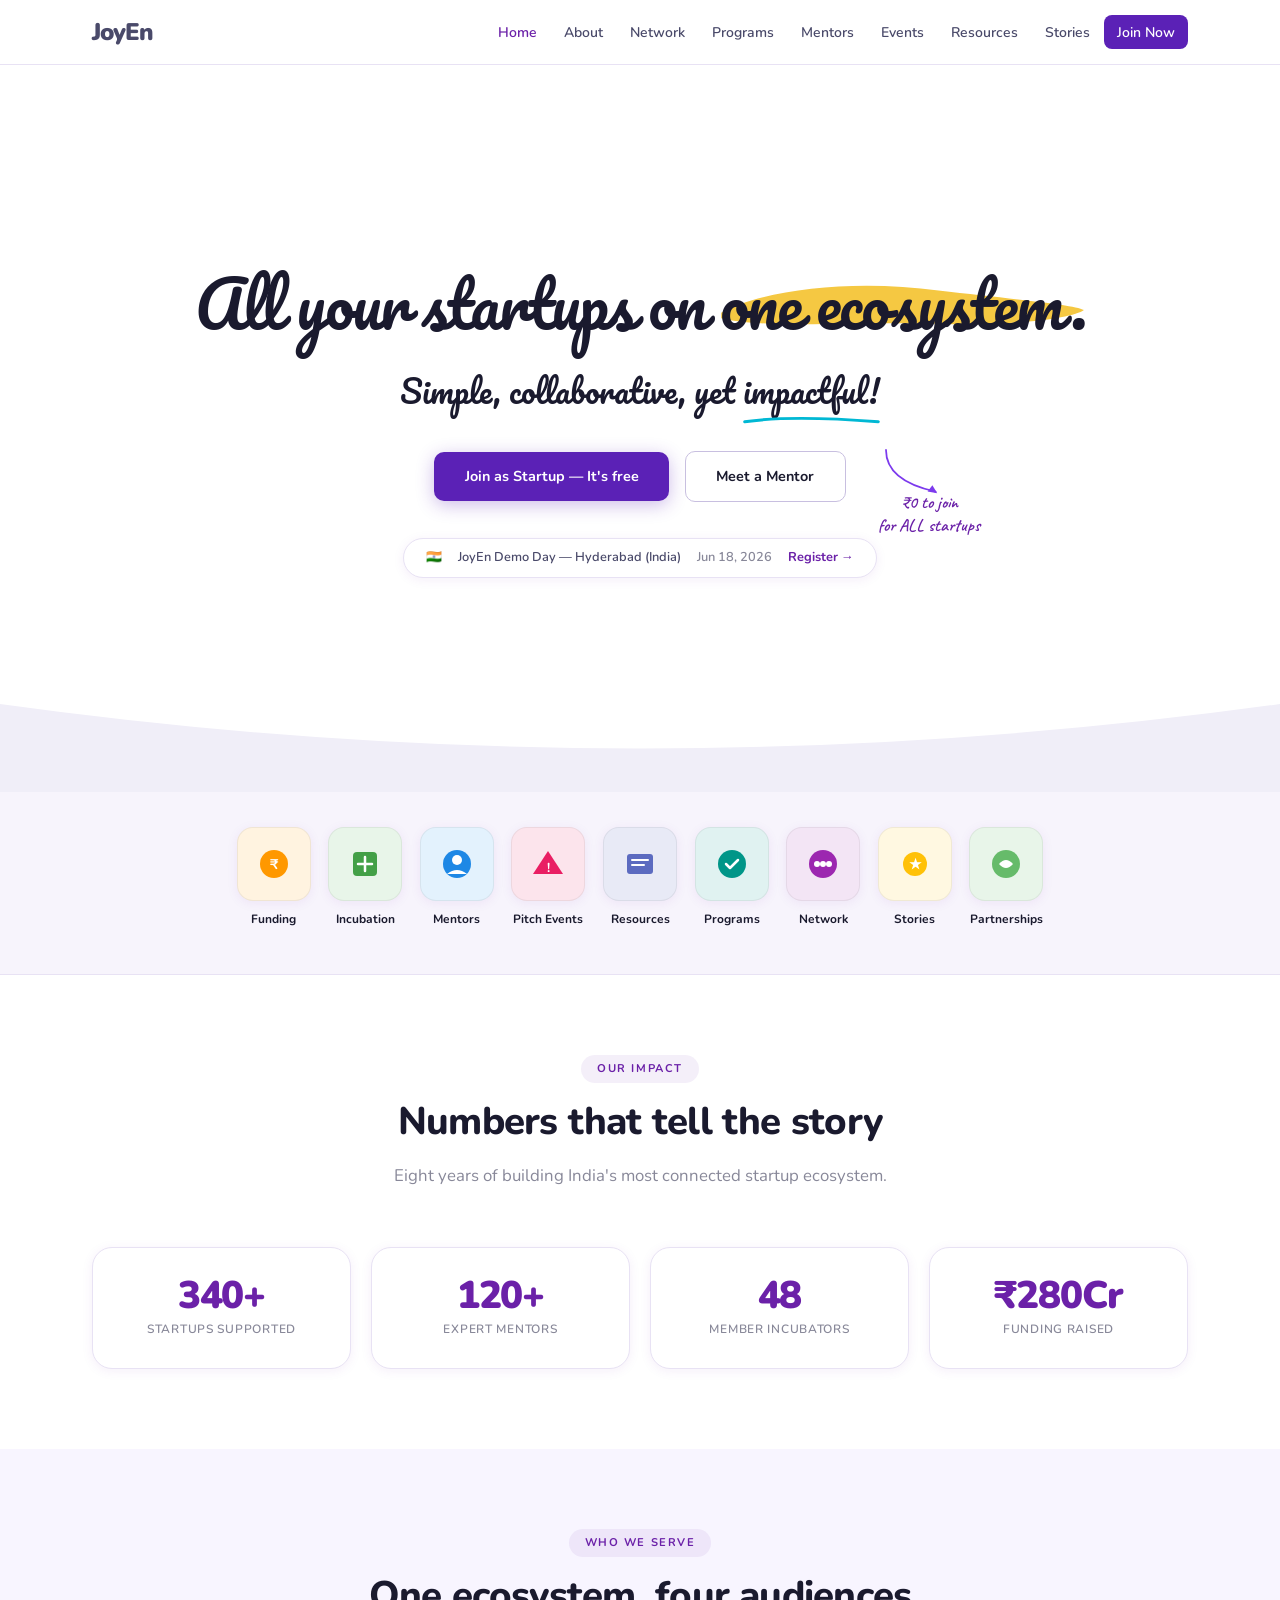
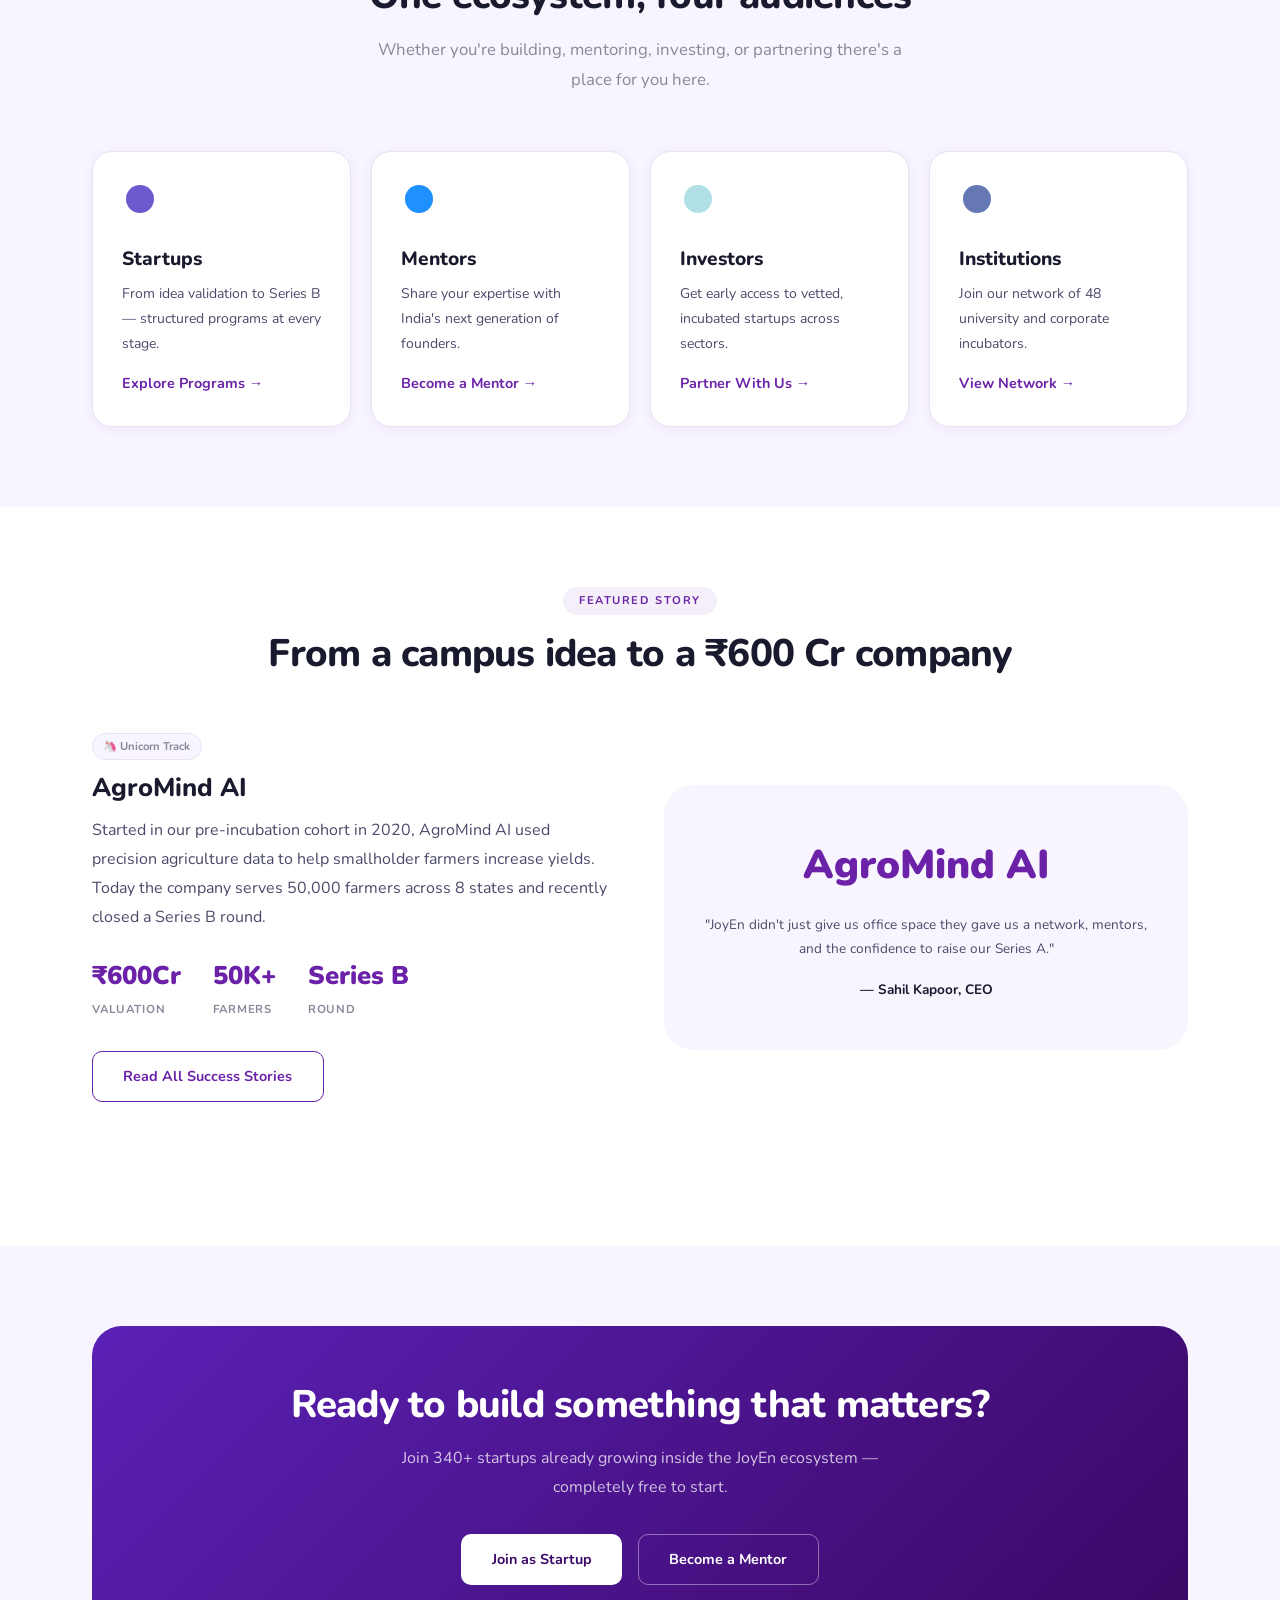
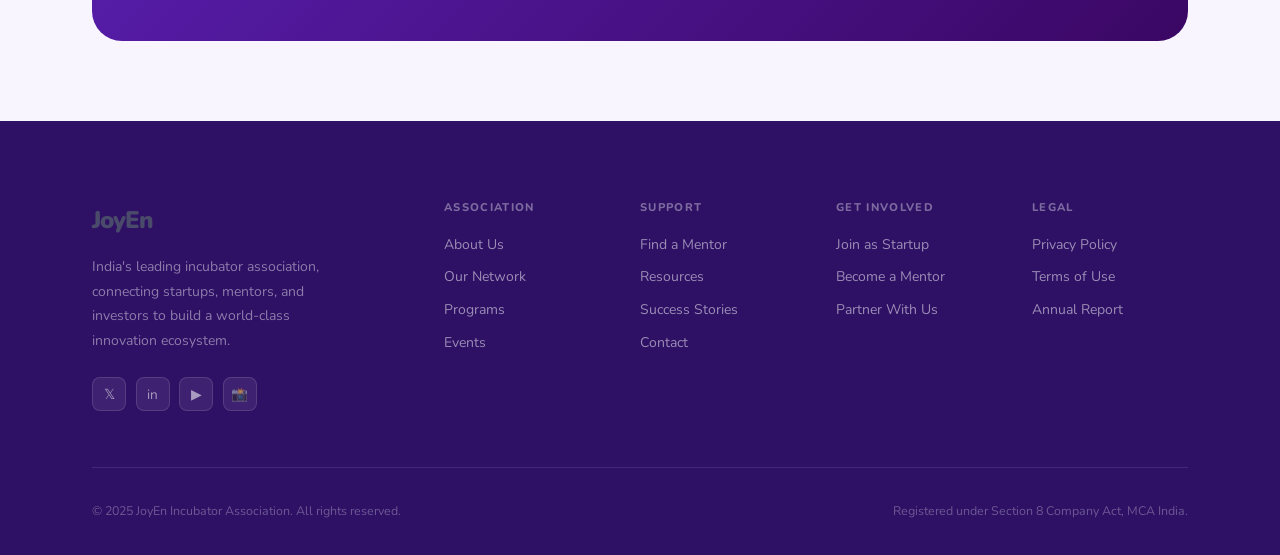
<file: index.html>
<!DOCTYPE html>
<html lang="en">
<head>
<meta charset="UTF-8" />
<meta name="viewport" content="width=device-width, initial-scale=1.0" />
<title>JoyEn Incubator Association — India's National Startup Ecosystem</title>
<meta name="description" content="JoyEn connects 48 incubators, 120+ mentors, and 340+ startups across India. Explore programs, mentors, events, and resources for founders." />
<link rel="preconnect" href="https://fonts.googleapis.com" />
<link href="https://fonts.googleapis.com/css2?family=Pacifico&family=Nunito:ital,wght@0,400;0,600;0,700;0,800;1,700&family=Caveat:wght@500;600;700&display=swap" rel="stylesheet" />
<link rel="stylesheet" href="css/style.css" />
</head>
<body>

<nav class="navbar" id="navbar">
  <div class="container nav-inner">
    <a href="index.html" class="logo"><span class="Joy">Joy</span><span class="En">En</span></a>
    <ul class="nav-links" id="navLinks">
      <li><a href="index.html" class="active">Home</a></li>
      <li><a href="about.html">About</a></li>
      <li><a href="network.html">Network</a></li>
      <li><a href="programs.html">Programs</a></li>
      <li><a href="mentors.html">Mentors</a></li>
      <li><a href="events.html">Events</a></li>
      <li><a href="resources.html">Resources</a></li>
      <li><a href="stories.html">Stories</a></li>
      <li><a href="contact.html" class="btn-nav">Join Now</a></li>
    </ul>
    <button class="hamburger" id="hamburger" aria-label="Toggle menu"><span></span><span></span><span></span></button>
  </div>
</nav>

<section class="hero" id="home">
  <div class="container hero-content">
    <h1 class="hero-h1">
      All your startups on
      <span class="hero-highlight-wrap">
        <span class="hero-highlight-text">one ecosystem.</span>
        <svg class="brush-svg" viewBox="0 0 420 60" xmlns="http://www.w3.org/2000/svg" preserveAspectRatio="none">
          <path d="M 8 38 C 60 20, 160 14, 250 22 C 330 28, 400 32, 412 36 C 400 42, 330 48, 250 46 C 160 44, 60 50, 8 42 Z" fill="#f5c842"/>
        </svg>
      </span>
    </h1>
    <p class="hero-sub">
      Simple, collaborative, yet
      <span class="hero-underline-wrap">
        impactful!
        <svg class="underline-svg" viewBox="0 0 160 12" xmlns="http://www.w3.org/2000/svg">
          <path d="M 2 8 C 30 4, 80 2, 158 8" stroke="#00b8d4" stroke-width="3.5" fill="none" stroke-linecap="round"/>
        </svg>
      </span>
    </p>
    <div class="hero-cta">
      <a href="contact.html" class="btn btn-primary">Join as Startup — It's free</a>
      <a href="mentors.html" class="btn btn-secondary">Meet a Mentor</a>
      <div class="hero-arrow-note">
        <svg class="curved-arrow" viewBox="0 0 90 70" xmlns="http://www.w3.org/2000/svg" fill="none">
          <path d="M 10 10 C 10 40, 40 55, 72 62" stroke="#7c3aed" stroke-width="2.2" stroke-linecap="round" fill="none"/>
          <path d="M 68 54 L 74 64 L 62 62 Z" fill="#7c3aed"/>
        </svg>
        <span class="hand-note">₹0 to join<br/>for ALL startups</span>
      </div>
    </div>
    <div class="event-bar">
      <span>🇮🇳</span>
      <span>JoyEn Demo Day — Hyderabad (India)</span>
      <span style="color:var(--text-muted)">Jun 18, 2026</span>
      <a href="events.html" style="color:var(--purple);font-weight:700">Register →</a>
    </div>
  </div>
  <div class="hero-arc">
    <svg viewBox="0 0 1440 100" xmlns="http://www.w3.org/2000/svg" preserveAspectRatio="none">
      <path d="M0,0 Q720,100 1440,0 L1440,100 L0,100 Z" fill="#f0eef8"/>
    </svg>
  </div>
</section>

 <section class="apps-strip">
    <div class="container">
      <div class="apps-grid">
        <div class="app-card">
          <div class="app-icon-box" style="background:#fff3e0;">
            <svg width="36" height="36" viewBox="0 0 36 36"><circle cx="18" cy="18" r="14" fill="#ff9800"/><text x="18" y="23" text-anchor="middle" fill="white" font-size="14" font-weight="bold">₹</text></svg>
          </div>
          <span>Funding</span>
        </div>
        <div class="app-card">
          <div class="app-icon-box" style="background:#e8f5e9;">
            <svg width="36" height="36" viewBox="0 0 36 36"><rect x="6" y="6" width="24" height="24" rx="4" fill="#43a047"/><line x1="11" y1="18" x2="25" y2="18" stroke="white" stroke-width="2.5" stroke-linecap="round"/><line x1="18" y1="11" x2="18" y2="25" stroke="white" stroke-width="2.5" stroke-linecap="round"/></svg>
          </div>
          <span>Incubation</span>
        </div>
        <div class="app-card">
          <div class="app-icon-box" style="background:#e3f2fd;">
            <svg width="36" height="36" viewBox="0 0 36 36"><circle cx="18" cy="18" r="14" fill="#1e88e5"/><circle cx="18" cy="14" r="5" fill="white"/><path d="M8 28 Q18 20 28 28" fill="white"/></svg>
          </div>
          <span>Mentors</span>
        </div>
        <div class="app-card">
          <div class="app-icon-box" style="background:#fce4ec;">
            <svg width="36" height="36" viewBox="0 0 36 36"><polygon points="18,5 33,28 3,28" fill="#e91e63"/><text x="18" y="26" text-anchor="middle" fill="white" font-size="13" font-weight="bold">!</text></svg>
          </div>
          <span>Pitch Events</span>
        </div>
        <div class="app-card">
          <div class="app-icon-box" style="background:#e8eaf6;">
            <svg width="36" height="36" viewBox="0 0 36 36"><rect x="5" y="8" width="26" height="20" rx="3" fill="#5c6bc0"/><line x1="10" y1="14" x2="26" y2="14" stroke="white" stroke-width="2" stroke-linecap="round"/><line x1="10" y1="19" x2="22" y2="19" stroke="white" stroke-width="2" stroke-linecap="round"/></svg>
          </div>
          <span>Resources</span>
        </div>
        <div class="app-card">
          <div class="app-icon-box" style="background:#e0f2f1;">
            <svg width="36" height="36" viewBox="0 0 36 36"><circle cx="18" cy="18" r="14" fill="#009688"/><path d="M12 18 L16 22 L24 14" stroke="white" stroke-width="2.5" stroke-linecap="round" stroke-linejoin="round" fill="none"/></svg>
          </div>
          <span>Programs</span>
        </div>
        <div class="app-card">
          <div class="app-icon-box" style="background:#f3e5f5;">
            <svg width="36" height="36" viewBox="0 0 36 36"><circle cx="18" cy="18" r="14" fill="#9c27b0"/><circle cx="12" cy="18" r="3" fill="white"/><circle cx="18" cy="18" r="3" fill="white"/><circle cx="24" cy="18" r="3" fill="white"/></svg>
          </div>
          <span>Network</span>
        </div>
        <div class="app-card">
          <div class="app-icon-box" style="background:#fff8e1;">
            <svg width="36" height="36" viewBox="0 0 36 36"><rect x="6" y="6" width="24" height="24" rx="12" fill="#ffc107"/><text x="18" y="23" text-anchor="middle" fill="white" font-size="14" font-weight="bold">★</text></svg>
          </div>
          <span>Stories</span>
        </div>
        <div class="app-card">
          <div class="app-icon-box" style="background:#e8f5e9;">
            <svg width="36" height="36" viewBox="0 0 36 36"><circle cx="18" cy="18" r="14" fill="#66bb6a"/><path d="M11 18 Q18 10 25 18 Q18 26 11 18Z" fill="white"/></svg>
          </div>
          <span>Partnerships</span>
        </div>
      </div>
    </div>
  </section>

<section class="section">
  <div class="container">
    <div class="section-header fade-in">
      <span class="section-tag">Our Impact</span>
      <h2>Numbers that tell the story</h2>
      <p>Eight years of building India's most connected startup ecosystem.</p>
    </div>
    <div class="grid-4 fade-in">
      <div class="card" style="text-align:center;"><div class="stat-box"><span class="num">340+</span><span class="lbl">Startups Supported</span></div></div>
      <div class="card" style="text-align:center;"><div class="stat-box"><span class="num">120+</span><span class="lbl">Expert Mentors</span></div></div>
      <div class="card" style="text-align:center;"><div class="stat-box"><span class="num">48</span><span class="lbl">Member Incubators</span></div></div>
      <div class="card" style="text-align:center;"><div class="stat-box"><span class="num">₹280Cr</span><span class="lbl">Funding Raised</span></div></div>
    </div>
  </div>
</section>

<section class="section section-soft">
  <div class="container">
    <div class="section-header fade-in">
      <span class="section-tag">Who We Serve</span>
      <h2>One ecosystem, four audiences</h2>
      <p>Whether you're building, mentoring, investing, or partnering  there's a place for you here.</p>
    </div>
    <div class="grid-4 fade-in">
      <div class="card">
        <div class="card-icon"><svg width="36" height="36" viewBox="0 0 36 36"><circle cx="18" cy="18" r="14" fill="#6A5ACD"/>></svg></div><h3>Startups</h3>
        <p>From idea validation to Series B — structured programs at every stage.</p>
        <a href="programs.html" class="btn-link" style="margin-top:1rem;display:inline-flex;">Explore Programs →</a>
      </div>
      <div class="card">
        <div class="card-icon"><svg width="36" height="36" viewBox="0 0 36 36"><circle cx="18" cy="18" r="14" fill="#1E90FF"/></svg></div><h3>Mentors</h3>
        <p>Share your expertise with India's next generation of founders.</p>
        <a href="mentors.html" class="btn-link" style="margin-top:1rem;display:inline-flex;">Become a Mentor →</a>
      </div>
      <div class="card">
        <div class="card-icon"><svg width="36" height="36" viewBox="0 0 36 36"><circle cx="18" cy="18" r="14" fill="#B0E0E6"/></svg></div><h3>Investors</h3>
        <p>Get early access to vetted, incubated startups across sectors.</p>
        <a href="contact.html" class="btn-link" style="margin-top:1rem;display:inline-flex;">Partner With Us →</a>
      </div>
      <div class="card">
        <div class="card-icon"><svg width="36" height="36" viewBox="0 0 36 36"><circle cx="18" cy="18" r="14" fill="#6578B4"/></svg></div><h3>Institutions</h3>
        <p>Join our network of 48 university and corporate incubators.</p>
        <a href="network.html" class="btn-link" style="margin-top:1rem;display:inline-flex;">View Network →</a>
      </div>
    </div>
  </div>
</section>

<section class="section">
  <div class="container">
    <div class="section-header fade-in">
      <span class="section-tag">Featured Story</span>
      <h2>From a campus idea to a ₹600 Cr company</h2>
    </div>
    <div class="story-feature fade-in">
      <div>
        <div class="story-badge">🦄 Unicorn Track</div>
        <h3 style="font-size:1.6rem;margin-bottom:.8rem;">AgroMind AI</h3>
        <p>Started in our pre-incubation cohort in 2020, AgroMind AI used precision agriculture data to help smallholder farmers increase yields. Today the company serves 50,000 farmers across 8 states and recently closed a Series B round.</p>
        <div class="story-metrics-row">
          <div class="m"><strong>₹600Cr</strong><span>Valuation</span></div>
          <div class="m"><strong>50K+</strong><span>Farmers</span></div>
          <div class="m"><strong>Series B</strong><span>Round</span></div>
        </div>
        <a href="stories.html" class="btn btn-outline" style="margin-top:1.8rem;">Read All Success Stories</a>
      </div>
      <div class="story-visual">
        <div class="big-logo">AgroMind AI</div>
        <p style="font-size:.85rem;">"JoyEn didn't just give us office space  they gave us a network, mentors, and the confidence to raise our Series A."</p>
        <p style="margin-top:1rem;font-weight:700;color:var(--text);font-size:.85rem;">— Sahil Kapoor, CEO</p>
      </div>
    </div>
  </div>
</section>

<section class="section section-soft">
  <div class="container">
    <div class="cta-banner fade-in">
      <h2>Ready to build something that matters?</h2>
      <p>Join 340+ startups already growing inside the JoyEn ecosystem — completely free to start.</p>
      <div style="display:flex;gap:1rem;justify-content:center;flex-wrap:wrap;">
        <a href="contact.html" class="btn btn-secondary">Join as Startup</a>
        <a href="mentors.html" class="btn" style="background:transparent;color:#fff;border:1.5px solid rgba(255,255,255,.4);">Become a Mentor</a>
      </div>
    </div>
  </div>
</section>

<footer class="footer">
  <div class="container">
    <div class="footer-grid">
      <div class="footer-brand">
        <span class="logo"><span class="Joy">Joy</span><span class="En">En</span></span>
        <p>India's leading incubator association, connecting startups, mentors, and investors to build a world-class innovation ecosystem.</p>
        <div class="social-links"><a href="#">𝕏</a><a href="#">in</a><a href="#">▶</a><a href="#">📸</a></div>
      </div>
      <div class="footer-col"><h5>Association</h5><a href="about.html">About Us</a><a href="network.html">Our Network</a><a href="programs.html">Programs</a><a href="events.html">Events</a></div>
      <div class="footer-col"><h5>Support</h5><a href="mentors.html">Find a Mentor</a><a href="resources.html">Resources</a><a href="stories.html">Success Stories</a><a href="contact.html">Contact</a></div>
      <div class="footer-col"><h5>Get Involved</h5><a href="contact.html">Join as Startup</a><a href="mentors.html">Become a Mentor</a><a href="contact.html">Partner With Us</a></div>
      <div class="footer-col"><h5>Legal</h5><a href="#">Privacy Policy</a><a href="#">Terms of Use</a><a href="#">Annual Report</a></div>
    </div>
    <div class="footer-bottom">
      <p>© 2025 JoyEn Incubator Association. All rights reserved.</p>
      <p>Registered under Section 8 Company Act, MCA India.</p>
    </div>
  </div>
</footer>

<script src="js/main.js"></script>
</body>
</html>
</file>
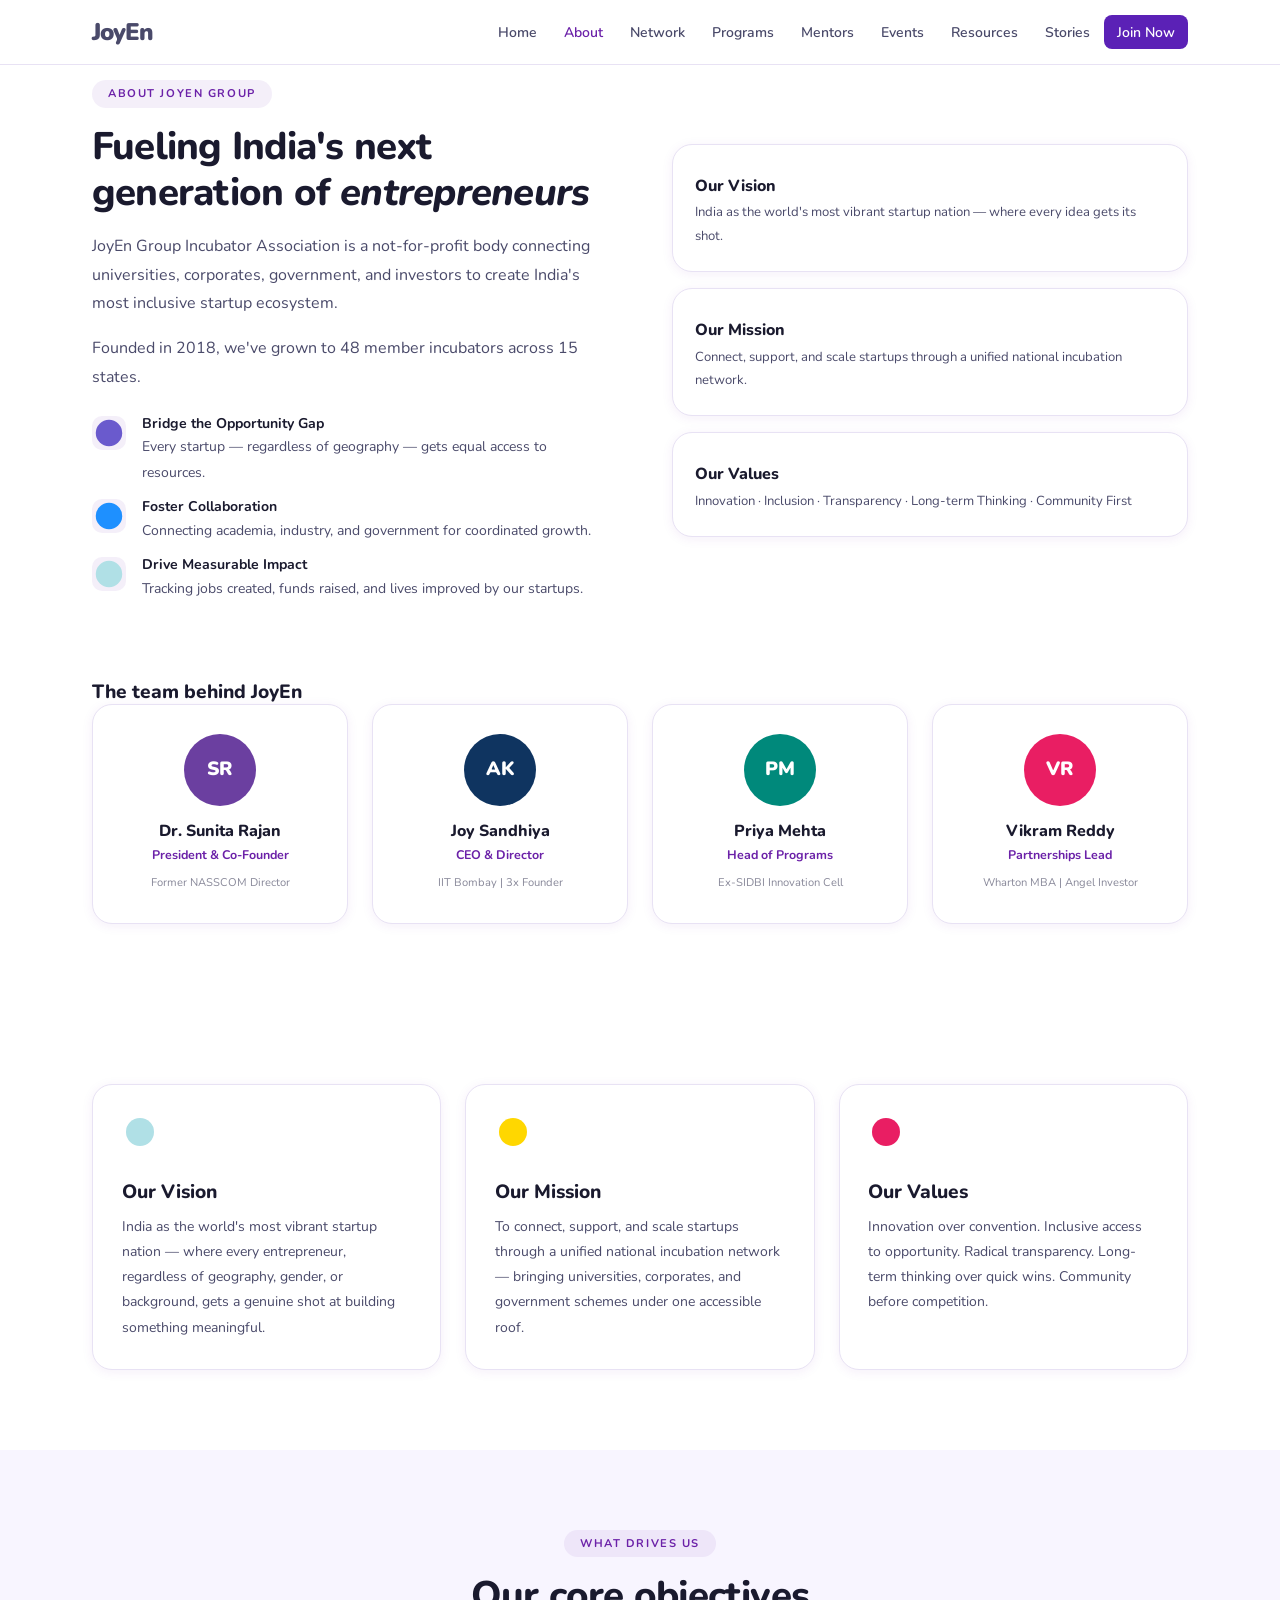
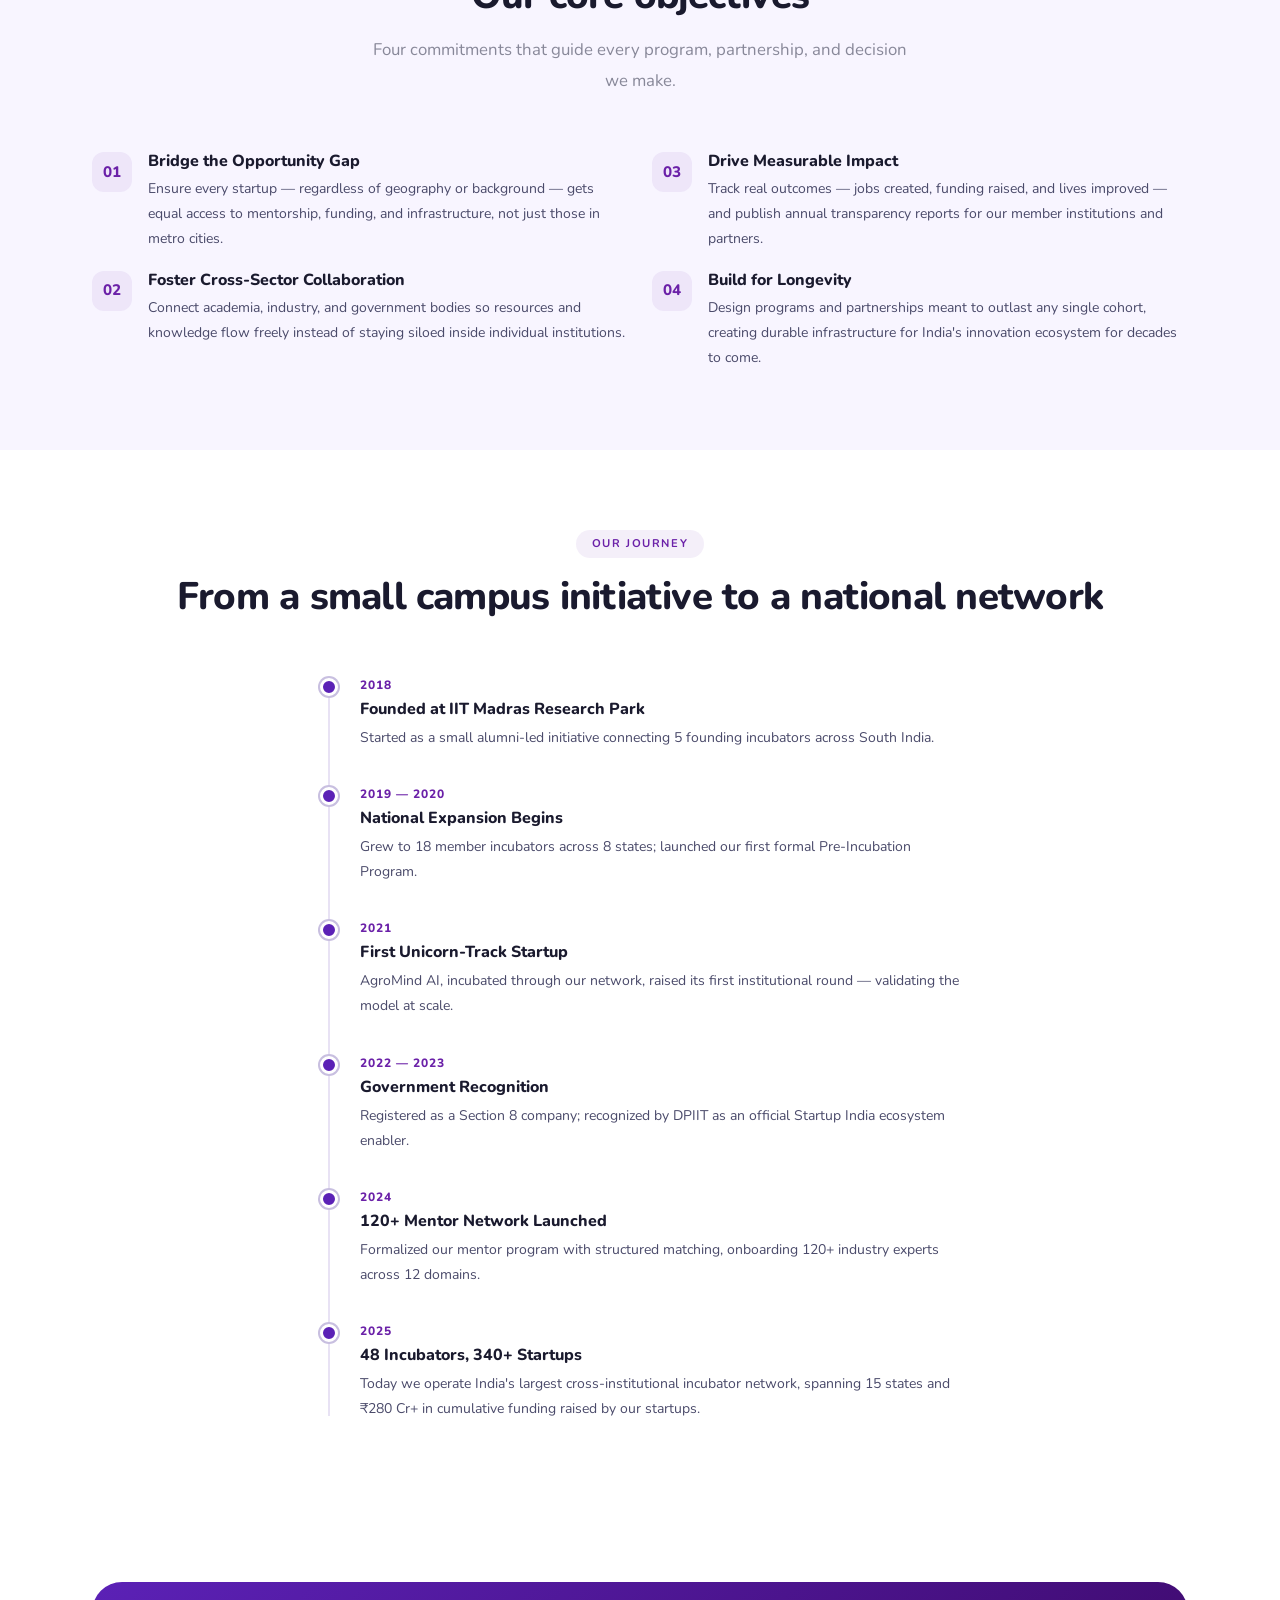
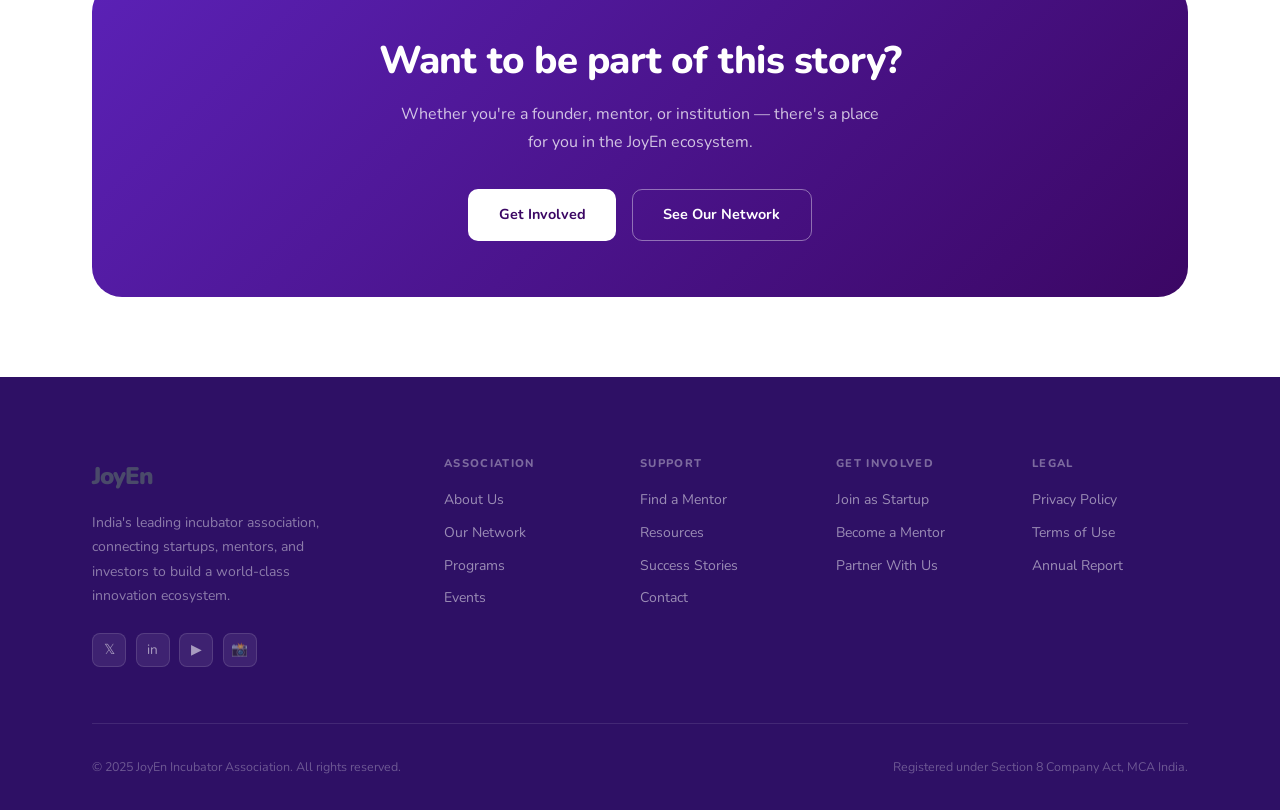
<file: about.html>
<!DOCTYPE html>
<html lang="en">
<head>
<meta charset="UTF-8" />
<meta name="viewport" content="width=device-width, initial-scale=1.0" />
<title>About Us — JoyEn Incubator Association</title>
<meta name="description" content="Learn about JoyEn's vision, mission, leadership team, history, and objectives in building India's startup ecosystem." />
<link rel="preconnect" href="https://fonts.googleapis.com" />
<link href="https://fonts.googleapis.com/css2?family=Pacifico&family=Nunito:ital,wght@0,400;0,600;0,700;0,800;1,700&family=Caveat:wght@500;600;700&display=swap" rel="stylesheet" />
<link rel="stylesheet" href="css/style.css" />
</head>
<body>

<nav class="navbar" id="navbar">
  <div class="container nav-inner">
    <a href="index.html" class="logo"><span class="Joy">Joy</span><span class="En">En</span></a>
    <ul class="nav-links" id="navLinks">
      <li><a href="index.html">Home</a></li>
      <li><a href="about.html" class="active">About</a></li>
      <li><a href="network.html">Network</a></li>
      <li><a href="programs.html">Programs</a></li>
      <li><a href="mentors.html">Mentors</a></li>
      <li><a href="events.html">Events</a></li>
      <li><a href="resources.html">Resources</a></li>
      <li><a href="stories.html">Stories</a></li>
      <li><a href="contact.html" class="btn-nav">Join Now</a></li>
    </ul>
    <button class="hamburger" id="hamburger" aria-label="Toggle menu"><span></span><span></span><span></span></button>
  </div>
</nav>

<!-- ABOUT -->
  <section class="section" id="about">
    <div class="container">
      <div class="about-layout fade-in">
        <div class="about-text">
          <span class="section-tag">About JoyEn Group</span>
          <h2>Fueling India's next generation of <em>entrepreneurs</em></h2>
          <p>JoyEn Group Incubator Association is a not-for-profit body connecting universities, corporates, government, and investors to create India's most inclusive startup ecosystem.</p>
          <p>Founded in 2018, we've grown to 48 member incubators across 15 states.</p>
          <div class="about-objectives">
            <div class="objective-item"><div class="obj-icon"><svg width="36" height="36" viewBox="0 0 36 36"><circle cx="18" cy="18" r="14" fill="#6A5ACD"/>></svg></div><div class="obj-text"><h5>Bridge the Opportunity Gap</h5><p>Every startup — regardless of geography — gets equal access to resources.</p></div></div>
            <div class="objective-item"><div class="obj-icon"><svg width="36" height="36" viewBox="0 0 36 36"><circle cx="18" cy="18" r="14" fill="#1E90FF"/></svg></div><div class="obj-text"><h5>Foster Collaboration</h5><p>Connecting academia, industry, and government for coordinated growth.</p></div></div>
            <div class="objective-item"><div class="obj-icon"><svg width="36" height="36" viewBox="0 0 36 36"><circle cx="18" cy="18" r="14" fill="#B0E0E6"/></svg></div><div class="obj-text"><h5>Drive Measurable Impact</h5><p>Tracking jobs created, funds raised, and lives improved by our startups.</p></div></div>
          </div>
        </div>
        <div class="about-cards">
          <div class="about-mini-card"><div class="card-icon"></div><h4>Our Vision</h4><p>India as the world's most vibrant startup nation — where every idea gets its shot.</p></div>
          <div class="about-mini-card"><div class="card-icon"></div><h4>Our Mission</h4><p>Connect, support, and scale startups through a unified national incubation network.</p></div>
          <div class="about-mini-card"><div class="card-icon"></div><h4>Our Values</h4><p>Innovation · Inclusion · Transparency · Long-term Thinking · Community First</p></div>
        </div>
      </div>
      <div style="margin-top:5rem;" class="fade-in">
        <h3 class="sub-heading">The team behind JoyEn</h3>
        <div class="team-grid">
          <div class="team-card"><div class="team-avatar" style="background:#6b3fa0;">SR</div><h4>Dr. Sunita Rajan</h4><p>President & Co-Founder</p><span>Former NASSCOM Director</span></div>
          <div class="team-card"><div class="team-avatar" style="background:#0f3460;">AK</div><h4>Joy Sandhiya</h4><p>CEO & Director</p><span>IIT Bombay | 3x Founder</span></div>
          <div class="team-card"><div class="team-avatar" style="background:#00897b;">PM</div><h4>Priya Mehta</h4><p>Head of Programs</p><span>Ex-SIDBI Innovation Cell</span></div>
          <div class="team-card"><div class="team-avatar" style="background:#e91e63;">VR</div><h4>Vikram Reddy</h4><p>Partnerships Lead</p><span>Wharton MBA | Angel Investor</span></div>
        </div>
      </div>
    </div>
  </section>

<section class="section">
  <div class="container">
    <div class="grid-3 fade-in">
      <div class="card">
        <div class="card-icon"><svg width="36" height="36" viewBox="0 0 36 36"><circle cx="18" cy="18" r="14" fill="#B0E0E6"/></svg></div><h3>Our Vision</h3>
        <p>India as the world's most vibrant startup nation — where every entrepreneur, regardless of geography, gender, or background, gets a genuine shot at building something meaningful.</p>
      </div>
      <div class="card">
        <div class="card-icon"><svg width="36" height="36" viewBox="0 0 36 36"><circle cx="18" cy="18" r="14" fill="#FFD700"/></svg></div><h3>Our Mission</h3>
        <p>To connect, support, and scale startups through a unified national incubation network — bringing universities, corporates, and government schemes under one accessible roof.</p>
      </div>
      <div class="card">
        <div class="card-icon"><svg width="36" height="36" viewBox="0 0 36 36"><circle cx="18" cy="18" r="14" fill="#E91E63"/></svg></div><h3>Our Values</h3>
        <p>Innovation over convention. Inclusive access to opportunity. Radical transparency. Long-term thinking over quick wins. Community before competition.</p>
      </div>
    </div>
  </div>
</section>

<section class="section section-soft">
  <div class="container">
    <div class="section-header fade-in">
      <span class="section-tag">What Drives Us</span>
      <h2>Our core objectives</h2>
      <p>Four commitments that guide every program, partnership, and decision we make.</p>
    </div>
    <div class="grid-2 fade-in">
      <div class="objective-list">
        <div class="objective-item">
          <div class="num">01</div>
          <div><h4>Bridge the Opportunity Gap</h4><p>Ensure every startup — regardless of geography or background — gets equal access to mentorship, funding, and infrastructure, not just those in metro cities.</p></div>
        </div>
        <div class="objective-item">
          <div class="num">02</div>
          <div><h4>Foster Cross-Sector Collaboration</h4><p>Connect academia, industry, and government bodies so resources and knowledge flow freely instead of staying siloed inside individual institutions.</p></div>
        </div>
      </div>
      <div class="objective-list">
        <div class="objective-item">
          <div class="num">03</div>
          <div><h4>Drive Measurable Impact</h4><p>Track real outcomes — jobs created, funding raised, and lives improved — and publish annual transparency reports for our member institutions and partners.</p></div>
        </div>
        <div class="objective-item">
          <div class="num">04</div>
          <div><h4>Build for Longevity</h4><p>Design programs and partnerships meant to outlast any single cohort, creating durable infrastructure for India's innovation ecosystem for decades to come.</p></div>
        </div>
      </div>
    </div>
  </div>
</section>

<section class="section">
  <div class="container">
    <div class="section-header fade-in">
      <span class="section-tag">Our Journey</span>
      <h2>From a small campus initiative to a national network</h2>
    </div>
    <div class="timeline fade-in" style="max-width:640px;margin:0 auto;">
      <div class="timeline-item"><div class="year">2018</div><h4>Founded at IIT Madras Research Park</h4><p>Started as a small alumni-led initiative connecting 5 founding incubators across South India.</p></div>
      <div class="timeline-item"><div class="year">2019 — 2020</div><h4>National Expansion Begins</h4><p>Grew to 18 member incubators across 8 states; launched our first formal Pre-Incubation Program.</p></div>
      <div class="timeline-item"><div class="year">2021</div><h4>First Unicorn-Track Startup</h4><p>AgroMind AI, incubated through our network, raised its first institutional round — validating the model at scale.</p></div>
      <div class="timeline-item"><div class="year">2022 — 2023</div><h4>Government Recognition</h4><p>Registered as a Section 8 company; recognized by DPIIT as an official Startup India ecosystem enabler.</p></div>
      <div class="timeline-item"><div class="year">2024</div><h4>120+ Mentor Network Launched</h4><p>Formalized our mentor program with structured matching, onboarding 120+ industry experts across 12 domains.</p></div>
      <div class="timeline-item"><div class="year">2025</div><h4>48 Incubators, 340+ Startups</h4><p>Today we operate India's largest cross-institutional incubator network, spanning 15 states and ₹280 Cr+ in cumulative funding raised by our startups.</p></div>
    </div>
  </div>
</section>

<section class="section">
  <div class="container">
    <div class="cta-banner fade-in">
      <h2>Want to be part of this story?</h2>
      <p>Whether you're a founder, mentor, or institution — there's a place for you in the JoyEn ecosystem.</p>
      <div style="display:flex;gap:1rem;justify-content:center;flex-wrap:wrap;">
        <a href="contact.html" class="btn btn-secondary">Get Involved</a>
        <a href="network.html" class="btn" style="background:transparent;color:#fff;border:1.5px solid rgba(255,255,255,.4);">See Our Network</a>
      </div>
    </div>
  </div>
</section>

<footer class="footer">
  <div class="container">
    <div class="footer-grid">
      <div class="footer-brand">
        <span class="logo"><span class="Joy">Joy</span><span class="En">En</span></span>
        <p>India's leading incubator association, connecting startups, mentors, and investors to build a world-class innovation ecosystem.</p>
        <div class="social-links"><a href="#">𝕏</a><a href="#">in</a><a href="#">▶</a><a href="#">📸</a></div>
      </div>
      <div class="footer-col"><h5>Association</h5><a href="about.html">About Us</a><a href="network.html">Our Network</a><a href="programs.html">Programs</a><a href="events.html">Events</a></div>
      <div class="footer-col"><h5>Support</h5><a href="mentors.html">Find a Mentor</a><a href="resources.html">Resources</a><a href="stories.html">Success Stories</a><a href="contact.html">Contact</a></div>
      <div class="footer-col"><h5>Get Involved</h5><a href="contact.html">Join as Startup</a><a href="mentors.html">Become a Mentor</a><a href="contact.html">Partner With Us</a></div>
      <div class="footer-col"><h5>Legal</h5><a href="#">Privacy Policy</a><a href="#">Terms of Use</a><a href="#">Annual Report</a></div>
    </div>
    <div class="footer-bottom">
      <p>© 2025 JoyEn Incubator Association. All rights reserved.</p>
      <p>Registered under Section 8 Company Act, MCA India.</p>
    </div>
  </div>
</footer>

<script src="js/main.js"></script>
</body>
</html>
</file>
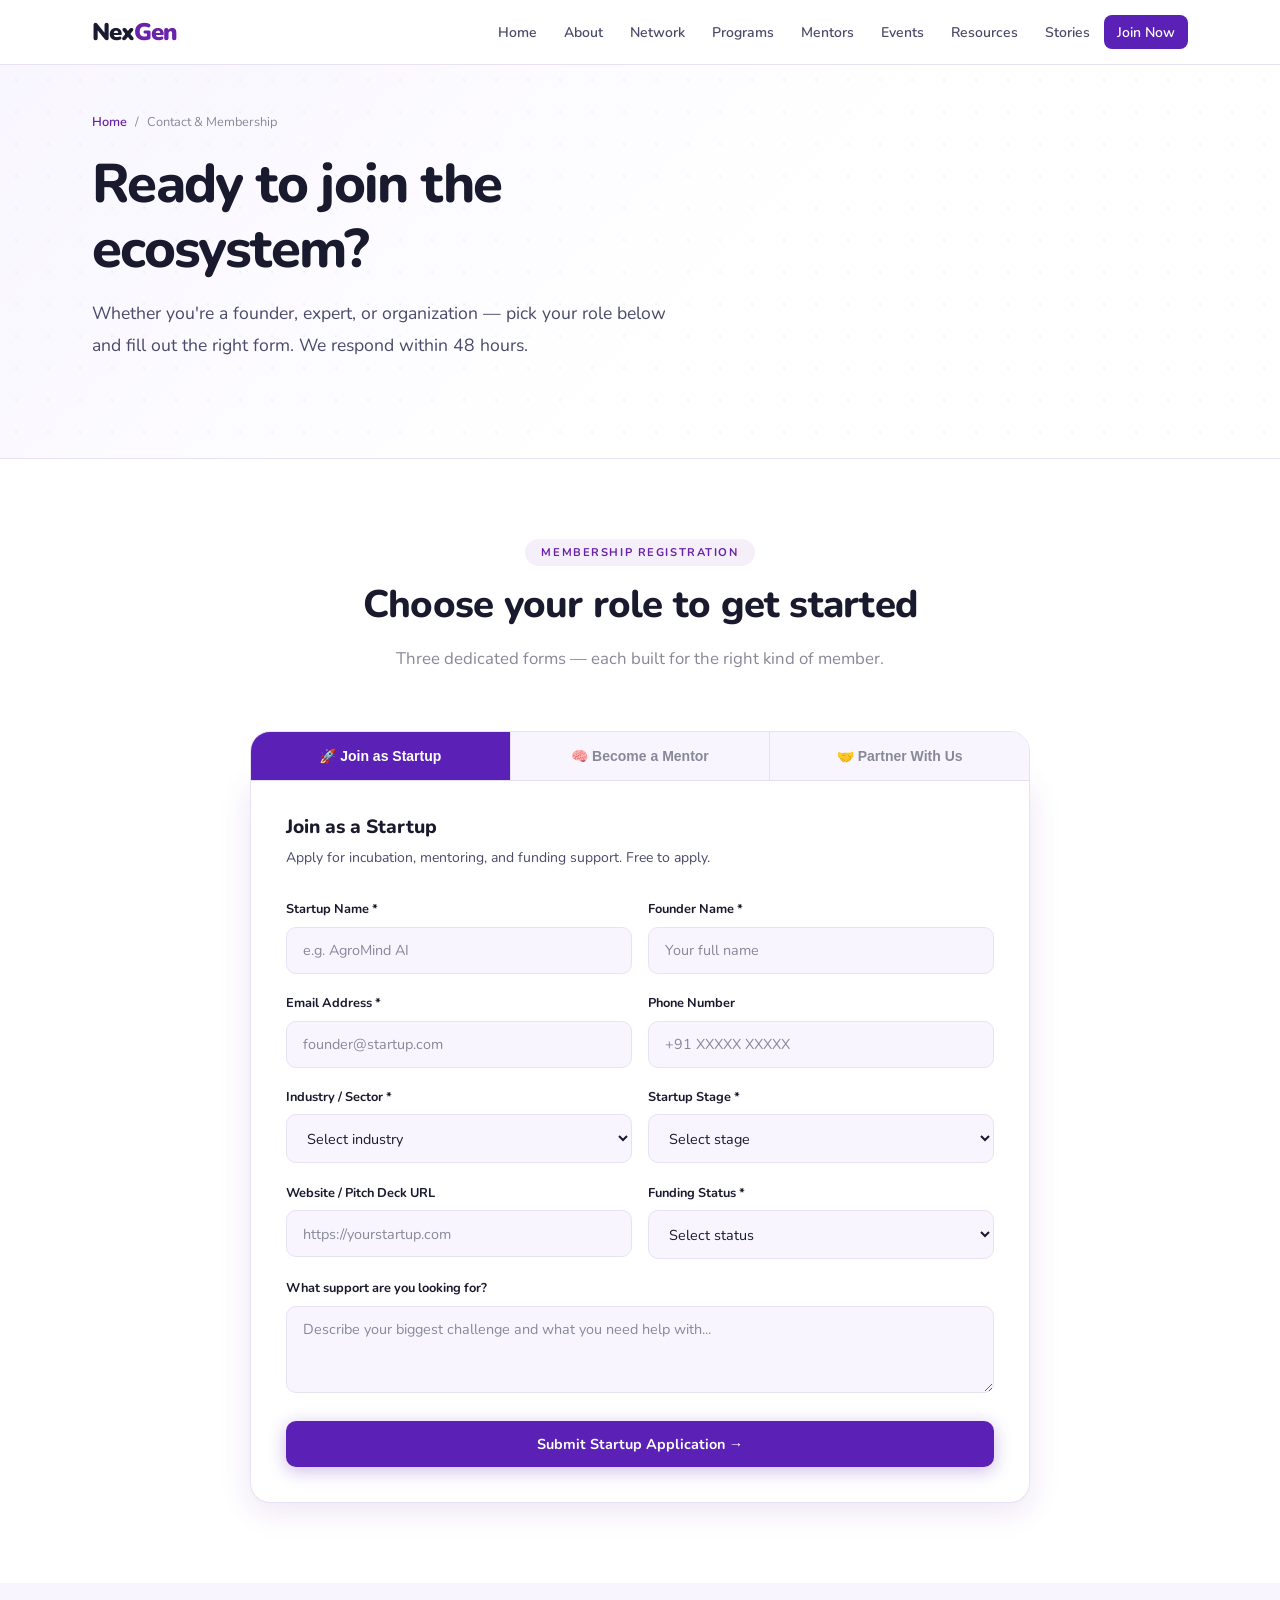
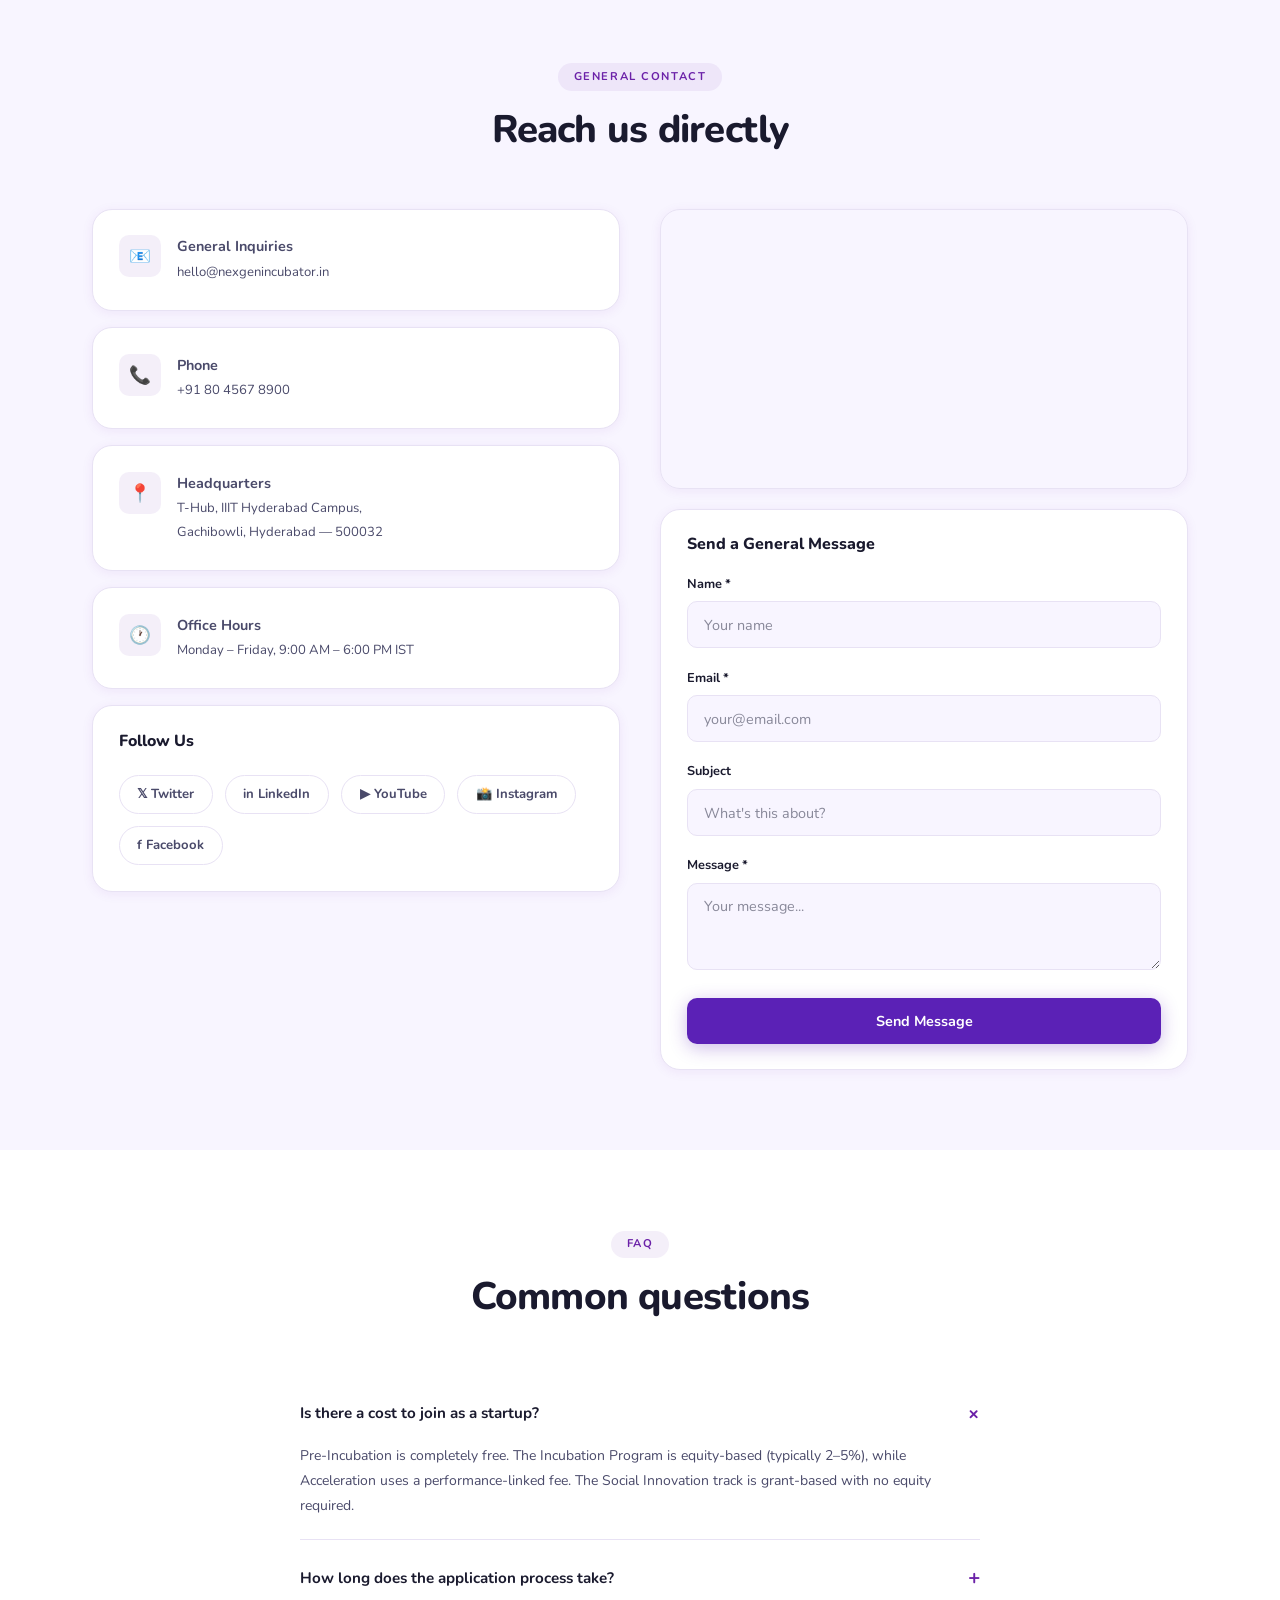
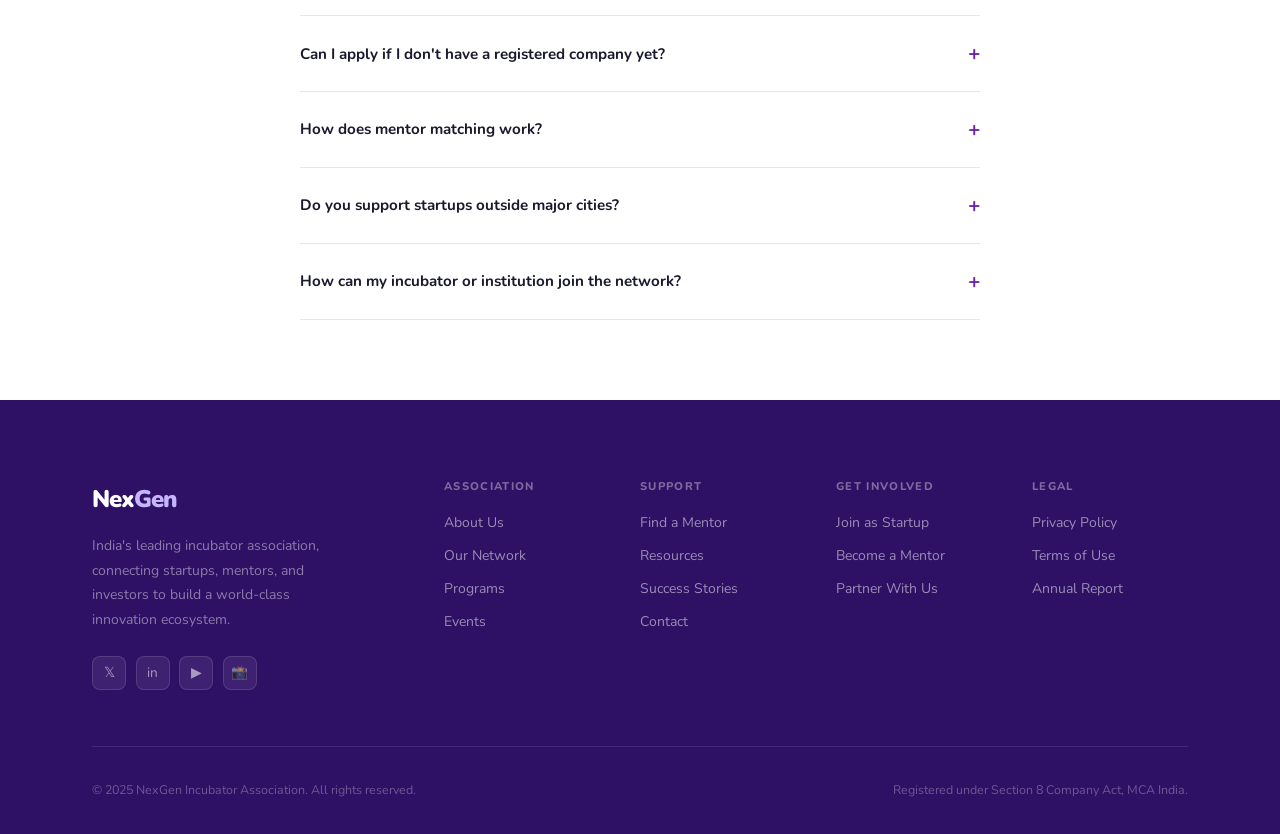
<file: contact.html>
<!DOCTYPE html>
<html lang="en">
<head>
<meta charset="UTF-8" />
<meta name="viewport" content="width=device-width, initial-scale=1.0" />
<title>Contact & Membership — NexGen Incubator Association</title>
<meta name="description" content="Join as a startup, become a mentor, or partner with NexGen. Dedicated registration forms for every role." />
<link rel="preconnect" href="https://fonts.googleapis.com" />
<link href="https://fonts.googleapis.com/css2?family=Pacifico&family=Nunito:ital,wght@0,400;0,600;0,700;0,800;1,700&family=Caveat:wght@500;600;700&display=swap" rel="stylesheet" />
<link rel="stylesheet" href="css/style.css" />
</head>
<body>

<nav class="navbar" id="navbar">
  <div class="container nav-inner">
    <a href="index.html" class="logo"><span class="nex">Nex</span><span class="gen">Gen</span></a>
    <ul class="nav-links" id="navLinks">
      <li><a href="index.html">Home</a></li>
      <li><a href="about.html">About</a></li>
      <li><a href="network.html">Network</a></li>
      <li><a href="programs.html">Programs</a></li>
      <li><a href="mentors.html">Mentors</a></li>
      <li><a href="events.html">Events</a></li>
      <li><a href="resources.html">Resources</a></li>
      <li><a href="stories.html">Stories</a></li>
      <li><a href="contact.html" class="btn-nav">Join Now</a></li>
    </ul>
    <button class="hamburger" id="hamburger"><span></span><span></span><span></span></button>
  </div>
</nav>

<section class="page-hero">
  <div class="container">
    <div class="breadcrumb"><a href="index.html">Home</a><span>/</span><span>Contact & Membership</span></div>
    <h1>Ready to join the ecosystem?</h1>
    <p>Whether you're a founder, expert, or organization — pick your role below and fill out the right form. We respond within 48 hours.</p>
  </div>
</section>

<!-- REGISTRATION FORMS -->
<section class="section">
  <div class="container">
    <div class="section-header fade-in">
      <span class="section-tag">Membership Registration</span>
      <h2>Choose your role to get started</h2>
      <p>Three dedicated forms — each built for the right kind of member.</p>
    </div>

    <div style="max-width:780px;margin:0 auto;" class="fade-in">
      <div class="reg-tabs">
        <button class="reg-tab active" onclick="switchTab('startup')">🚀 Join as Startup</button>
        <button class="reg-tab" onclick="switchTab('mentor')">🧠 Become a Mentor</button>
        <button class="reg-tab" onclick="switchTab('partner')">🤝 Partner With Us</button>
      </div>

      <!-- STARTUP FORM -->
      <div class="reg-panel active" id="panel-startup">
        <div class="reg-form-box">
          <h3 style="margin-bottom:.4rem;">Join as a Startup</h3>
          <p style="font-size:.875rem;margin-bottom:1.8rem;">Apply for incubation, mentoring, and funding support. Free to apply.</p>
          <form onsubmit="handleReg(event, 'startup')">
            <div class="form-row">
              <div class="form-group">
                <label>Startup Name *</label>
                <input type="text" placeholder="e.g. AgroMind AI" required />
              </div>
              <div class="form-group">
                <label>Founder Name *</label>
                <input type="text" placeholder="Your full name" required />
              </div>
            </div>
            <div class="form-row">
              <div class="form-group">
                <label>Email Address *</label>
                <input type="email" placeholder="founder@startup.com" required />
              </div>
              <div class="form-group">
                <label>Phone Number</label>
                <input type="tel" placeholder="+91 XXXXX XXXXX" />
              </div>
            </div>
            <div class="form-row">
              <div class="form-group">
                <label>Industry / Sector *</label>
                <select required>
                  <option value="">Select industry</option>
                  <option>AgriTech</option>
                  <option>FinTech</option>
                  <option>HealthTech</option>
                  <option>EdTech</option>
                  <option>AI / ML</option>
                  <option>CleanTech</option>
                  <option>SaaS / B2B</option>
                  <option>D2C / Consumer</option>
                  <option>DeepTech / Hardware</option>
                  <option>Other</option>
                </select>
              </div>
              <div class="form-group">
                <label>Startup Stage *</label>
                <select required>
                  <option value="">Select stage</option>
                  <option>Idea / Pre-Prototype</option>
                  <option>Prototype / MVP</option>
                  <option>Early Revenue</option>
                  <option>Growth Stage</option>
                  <option>Series A+</option>
                </select>
              </div>
            </div>
            <div class="form-row">
              <div class="form-group">
                <label>Website / Pitch Deck URL</label>
                <input type="url" placeholder="https://yourstartup.com" />
              </div>
              <div class="form-group">
                <label>Funding Status *</label>
                <select required>
                  <option value="">Select status</option>
                  <option>Bootstrapped</option>
                  <option>Friends & Family Round</option>
                  <option>Angel Funded</option>
                  <option>Seed Funded</option>
                  <option>Series A+</option>
                  <option>Looking for first funding</option>
                </select>
              </div>
            </div>
            <div class="form-group">
              <label>What support are you looking for?</label>
              <textarea rows="3" placeholder="Describe your biggest challenge and what you need help with..."></textarea>
            </div>
            <button type="submit" class="btn btn-primary btn-full">Submit Startup Application →</button>
          </form>
          <div class="form-success" id="success-startup">
            <div class="success-icon">🚀</div>
            <h4>Application Submitted!</h4>
            <p>Our team will review your application and reach out within 48 hours to schedule a screening call.</p>
          </div>
        </div>
      </div>

      <!-- MENTOR FORM -->
      <div class="reg-panel" id="panel-mentor">
        <div class="reg-form-box">
          <h3 style="margin-bottom:.4rem;">Become a Mentor</h3>
          <p style="font-size:.875rem;margin-bottom:1.8rem;">Share your expertise with India's next generation of builders. Flexible time commitment.</p>
          <form onsubmit="handleReg(event, 'mentor')">
            <div class="form-row">
              <div class="form-group">
                <label>Full Name *</label>
                <input type="text" placeholder="Your full name" required />
              </div>
              <div class="form-group">
                <label>Email Address *</label>
                <input type="email" placeholder="your@email.com" required />
              </div>
            </div>
            <div class="form-row">
              <div class="form-group">
                <label>Phone Number</label>
                <input type="tel" placeholder="+91 XXXXX XXXXX" />
              </div>
              <div class="form-group">
                <label>Current Organization</label>
                <input type="text" placeholder="Company or institution" />
              </div>
            </div>
            <div class="form-row">
              <div class="form-group">
                <label>Primary Domain of Expertise *</label>
                <select required>
                  <option value="">Select domain</option>
                  <option>Product & Strategy</option>
                  <option>Sales & GTM</option>
                  <option>SaaS / B2B</option>
                  <option>FinTech & Regulatory</option>
                  <option>AI / ML / Data</option>
                  <option>Marketing & Growth</option>
                  <option>Fundraising & VC</option>
                  <option>Legal & IP</option>
                  <option>Operations & HR</option>
                  <option>AgriTech / CleanTech</option>
                  <option>HealthTech / MedTech</option>
                  <option>Other</option>
                </select>
              </div>
              <div class="form-group">
                <label>Years of Experience *</label>
                <select required>
                  <option value="">Select range</option>
                  <option>5 – 8 years</option>
                  <option>8 – 12 years</option>
                  <option>12 – 18 years</option>
                  <option>18+ years</option>
                </select>
              </div>
            </div>
            <div class="form-group">
              <label>LinkedIn Profile URL *</label>
              <input type="url" placeholder="https://linkedin.com/in/yourname" required />
            </div>
            <div class="form-group">
              <label>How many hours per month can you commit?</label>
              <select>
                <option>2–4 hours / month</option>
                <option>4–8 hours / month</option>
                <option>8–12 hours / month</option>
                <option>12+ hours / month</option>
              </select>
            </div>
            <div class="form-group">
              <label>Brief Bio / What you bring to founders</label>
              <textarea rows="3" placeholder="Describe your background and the kind of founders you'd like to support..."></textarea>
            </div>
            <button type="submit" class="btn btn-primary btn-full">Apply to Mentor →</button>
          </form>
          <div class="form-success" id="success-mentor">
            <div class="success-icon">🧠</div>
            <h4>Mentor Application Received!</h4>
            <p>Our Head of Mentor Network will be in touch within 3 business days. Thank you for giving back!</p>
          </div>
        </div>
      </div>

      <!-- PARTNER FORM -->
      <div class="reg-panel" id="panel-partner">
        <div class="reg-form-box">
          <h3 style="margin-bottom:.4rem;">Partner With Us</h3>
          <p style="font-size:.875rem;margin-bottom:1.8rem;">Co-host events, fund programs, or join as a member incubator. Let's build together.</p>
          <form onsubmit="handleReg(event, 'partner')">
            <div class="form-row">
              <div class="form-group">
                <label>Organization Name *</label>
                <input type="text" placeholder="Your company or institution" required />
              </div>
              <div class="form-group">
                <label>Contact Person Name *</label>
                <input type="text" placeholder="Full name" required />
              </div>
            </div>
            <div class="form-row">
              <div class="form-group">
                <label>Email Address *</label>
                <input type="email" placeholder="contact@org.com" required />
              </div>
              <div class="form-group">
                <label>Phone Number</label>
                <input type="tel" placeholder="+91 XXXXX XXXXX" />
              </div>
            </div>
            <div class="form-row">
              <div class="form-group">
                <label>Partnership Type *</label>
                <select required>
                  <option value="">Select type</option>
                  <option>Corporate Sponsorship</option>
                  <option>Academic / University Partnership</option>
                  <option>Government Collaboration</option>
                  <option>Event Co-hosting</option>
                  <option>Member Incubator Application</option>
                  <option>Investor Partnership</option>
                  <option>Media / PR Partnership</option>
                </select>
              </div>
              <div class="form-group">
                <label>Organization Type</label>
                <select>
                  <option>Corporate / MNC</option>
                  <option>University / College</option>
                  <option>Government Body</option>
                  <option>Incubator / Accelerator</option>
                  <option>VC / Investment Firm</option>
                  <option>NGO / Foundation</option>
                  <option>Media / Press</option>
                </select>
              </div>
            </div>
            <div class="form-group">
              <label>Website</label>
              <input type="url" placeholder="https://yourorg.com" />
            </div>
            <div class="form-group">
              <label>Describe your partnership interest *</label>
              <textarea rows="3" placeholder="What would you like to achieve through this partnership?" required></textarea>
            </div>
            <button type="submit" class="btn btn-primary btn-full">Send Partnership Inquiry →</button>
          </form>
          <div class="form-success" id="success-partner">
            <div class="success-icon">🤝</div>
            <h4>Partnership Inquiry Sent!</h4>
            <p>Our Partnerships Lead will contact you within 2 business days to discuss next steps.</p>
          </div>
        </div>
      </div>
    </div>
  </div>
</section>

<!-- GENERAL CONTACT + MAP + SOCIAL -->
<section class="section section-soft">
  <div class="container">
    <div class="section-header fade-in">
      <span class="section-tag">General Contact</span>
      <h2>Reach us directly</h2>
    </div>
    <div class="grid-2 fade-in" style="gap:2.5rem;align-items:start;">
      <div>
        <div class="contact-method">
          <span class="ci-icon">📧</span>
          <div><strong>General Inquiries</strong><p>hello@nexgenincubator.in</p></div>
        </div>
        <div class="contact-method">
          <span class="ci-icon">📞</span>
          <div><strong>Phone</strong><p>+91 80 4567 8900</p></div>
        </div>
        <div class="contact-method">
          <span class="ci-icon">📍</span>
          <div><strong>Headquarters</strong><p>T-Hub, IIIT Hyderabad Campus,<br/>Gachibowli, Hyderabad — 500032</p></div>
        </div>
        <div class="contact-method">
          <span class="ci-icon">🕐</span>
          <div><strong>Office Hours</strong><p>Monday – Friday, 9:00 AM – 6:00 PM IST</p></div>
        </div>
        <div style="background:#fff;border:1px solid var(--border);border-radius:var(--r-lg);padding:1.6rem;box-shadow:var(--shadow-sm);">
          <h4 style="margin-bottom:1rem;">Follow Us</h4>
          <div class="social-row">
            <a href="#" class="social-pill">𝕏 Twitter</a>
            <a href="#" class="social-pill">in LinkedIn</a>
            <a href="#" class="social-pill">▶ YouTube</a>
            <a href="#" class="social-pill">📸 Instagram</a>
            <a href="#" class="social-pill">f Facebook</a>
          </div>
        </div>
      </div>
      <div>
        <div class="map-container">
          <iframe
            src="https://www.google.com/maps/embed?pb=!1m18!1m12!1m3!1d3806.2698857534195!2d78.34893931487754!3d17.44594298804!2m3!1f0!2f0!3f0!3m2!1i1024!2i768!4f13.1!3m3!1m2!1s0x3bcb93dc8c5d4a7b%3A0x4c5c72f2e6b4a8a0!2sT-Hub!5e0!3m2!1sen!2sin!4v1620000000000!5m2!1sen!2sin"
            allowfullscreen=""
            loading="lazy"
            referrerpolicy="no-referrer-when-downgrade">
          </iframe>
        </div>
        <div style="background:#fff;border:1px solid var(--border);border-radius:var(--r-lg);padding:1.6rem;box-shadow:var(--shadow-sm);margin-top:1.25rem;">
          <h4 style="margin-bottom:1.2rem;">Send a General Message</h4>
          <form onsubmit="handleGeneral(event)">
            <div class="form-group"><label>Name *</label><input type="text" placeholder="Your name" required /></div>
            <div class="form-group"><label>Email *</label><input type="email" placeholder="your@email.com" required /></div>
            <div class="form-group"><label>Subject</label><input type="text" placeholder="What's this about?" /></div>
            <div class="form-group"><label>Message *</label><textarea rows="3" placeholder="Your message..." required></textarea></div>
            <button type="submit" class="btn btn-primary btn-full">Send Message</button>
          </form>
          <div id="general-success" style="display:none;text-align:center;padding:1.5rem;">
            <div style="font-size:2rem;margin-bottom:.5rem;">✅</div>
            <p style="font-weight:700;">Message sent! We'll reply within 24 hours.</p>
          </div>
        </div>
      </div>
    </div>
  </div>
</section>

<!-- FAQ -->
<section class="section">
  <div class="container">
    <div class="section-header fade-in">
      <span class="section-tag">FAQ</span>
      <h2>Common questions</h2>
    </div>
    <div style="max-width:680px;margin:0 auto;" class="fade-in">
      <details class="faq-item" open>
        <summary>Is there a cost to join as a startup?</summary>
        <p>Pre-Incubation is completely free. The Incubation Program is equity-based (typically 2–5%), while Acceleration uses a performance-linked fee. The Social Innovation track is grant-based with no equity required.</p>
      </details>
      <details class="faq-item">
        <summary>How long does the application process take?</summary>
        <p>You'll typically hear back within 48 hours of submitting your application, followed by a 20-minute screening call within the week if shortlisted.</p>
      </details>
      <details class="faq-item">
        <summary>Can I apply if I don't have a registered company yet?</summary>
        <p>Yes — our Pre-Incubation stage is designed exactly for this. You can apply with just an idea; we'll help you validate it before you need to register anything.</p>
      </details>
      <details class="faq-item">
        <summary>How does mentor matching work?</summary>
        <p>After your screening call, our team matches you with a mentor based on your sector, stage, and specific challenge — not randomly assigned. See the <a href="mentors.html" style="color:var(--purple);font-weight:700;">Mentors page</a> for more details.</p>
      </details>
      <details class="faq-item">
        <summary>Do you support startups outside major cities?</summary>
        <p>Yes — bridging this gap is one of our core objectives. We have member incubators and remote mentoring support across 15 states, including Tier-2 and Tier-3 cities.</p>
      </details>
      <details class="faq-item">
        <summary>How can my incubator or institution join the network?</summary>
        <p>Use the "Partner With Us" tab above and select "Member Incubator Application" as the partnership type. Our team will reach out to discuss the onboarding process.</p>
      </details>
    </div>
  </div>
</section>

<footer class="footer">
  <div class="container">
    <div class="footer-grid">
      <div class="footer-brand">
        <span class="logo"><span class="nex">Nex</span><span class="gen">Gen</span></span>
        <p>India's leading incubator association, connecting startups, mentors, and investors to build a world-class innovation ecosystem.</p>
        <div class="social-links"><a href="#">𝕏</a><a href="#">in</a><a href="#">▶</a><a href="#">📸</a></div>
      </div>
      <div class="footer-col"><h5>Association</h5><a href="about.html">About Us</a><a href="network.html">Our Network</a><a href="programs.html">Programs</a><a href="events.html">Events</a></div>
      <div class="footer-col"><h5>Support</h5><a href="mentors.html">Find a Mentor</a><a href="resources.html">Resources</a><a href="stories.html">Success Stories</a><a href="contact.html">Contact</a></div>
      <div class="footer-col"><h5>Get Involved</h5><a href="contact.html">Join as Startup</a><a href="mentors.html">Become a Mentor</a><a href="contact.html">Partner With Us</a></div>
      <div class="footer-col"><h5>Legal</h5><a href="#">Privacy Policy</a><a href="#">Terms of Use</a><a href="#">Annual Report</a></div>
    </div>
    <div class="footer-bottom">
      <p>© 2025 NexGen Incubator Association. All rights reserved.</p>
      <p>Registered under Section 8 Company Act, MCA India.</p>
    </div>
  </div>
</footer>

<script src="js/main.js"></script>
<script>
  function switchTab(tab) {
    document.querySelectorAll('.reg-tab').forEach((t,i) => {
      const ids = ['startup','mentor','partner'];
      t.classList.toggle('active', ids[i] === tab);
    });
    document.querySelectorAll('.reg-panel').forEach(p => p.classList.remove('active'));
    document.getElementById('panel-' + tab).classList.add('active');
  }
  function handleReg(e, type) {
    e.preventDefault();
    e.target.style.display = 'none';
    document.getElementById('success-' + type).style.display = 'block';
  }
  function handleGeneral(e) {
    e.preventDefault();
    e.target.style.display = 'none';
    document.getElementById('general-success').style.display = 'block';
  }
</script>
</body>
</html>
</file>
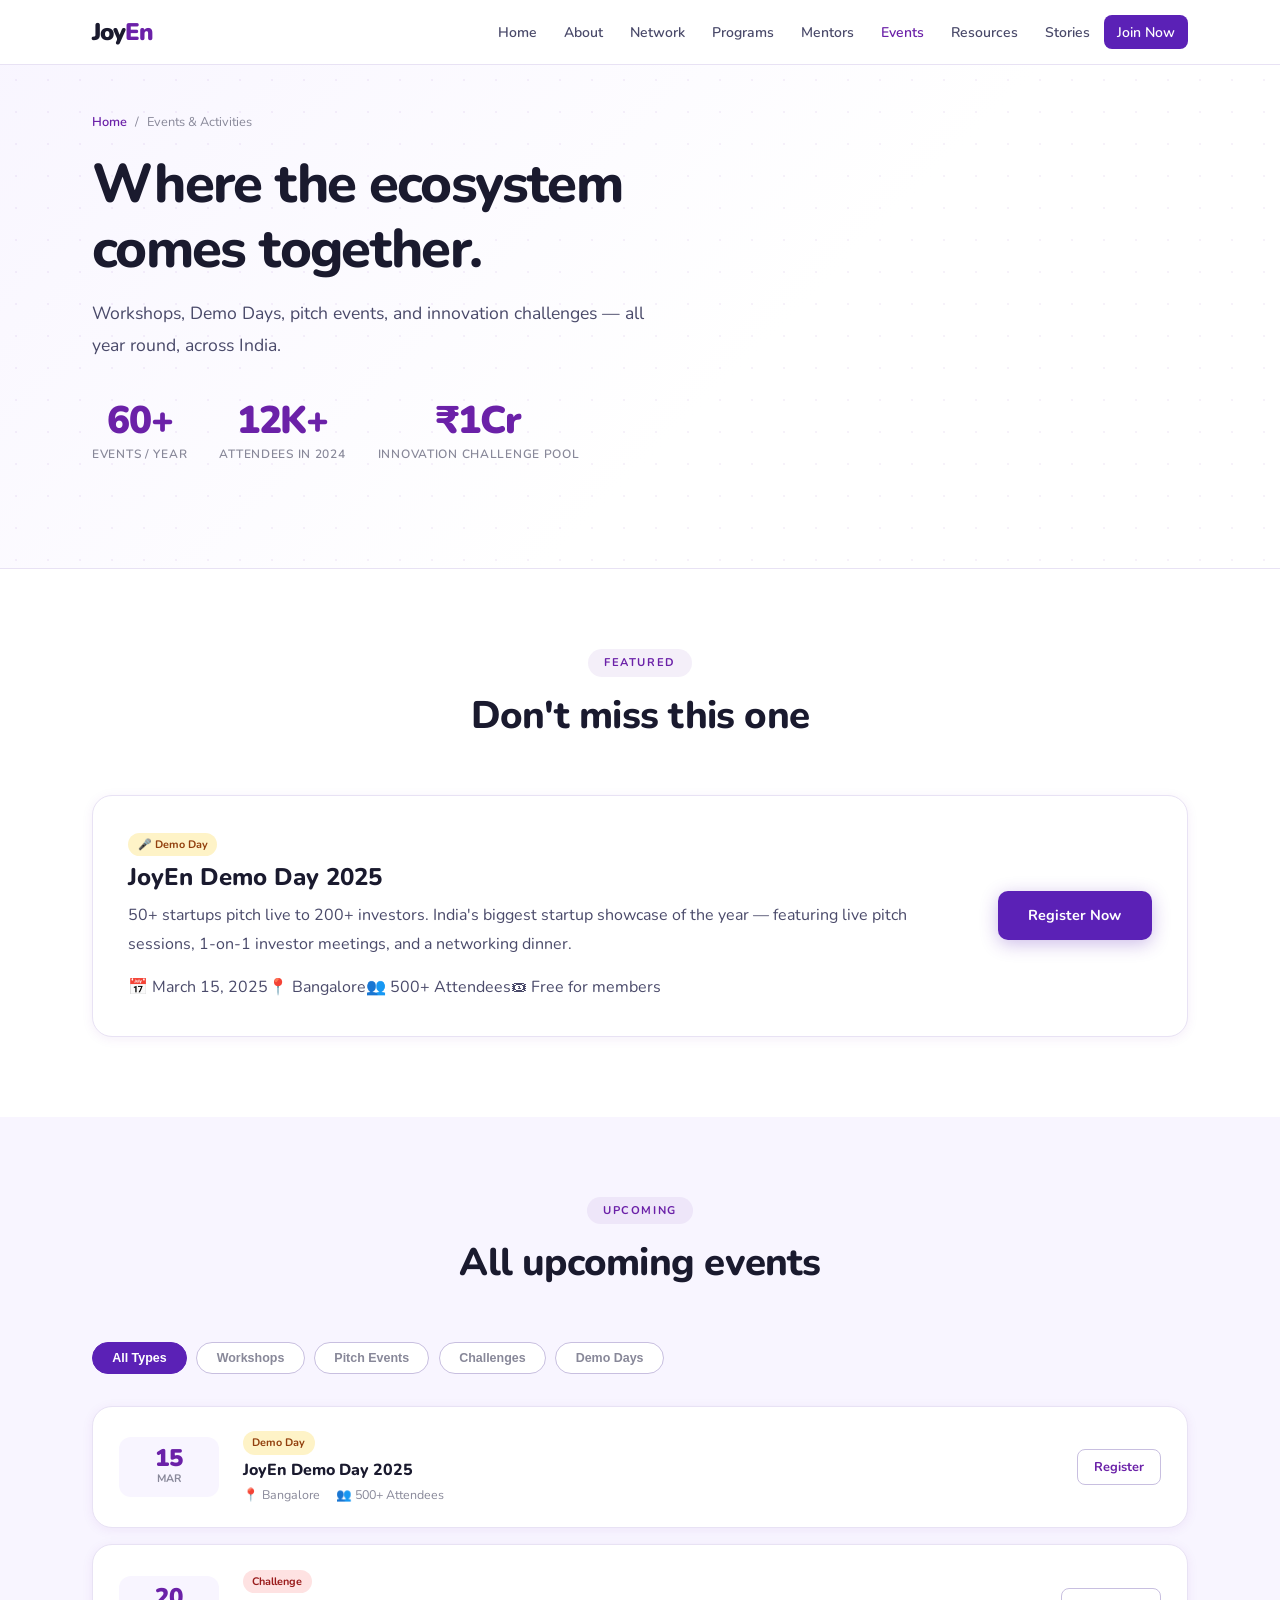
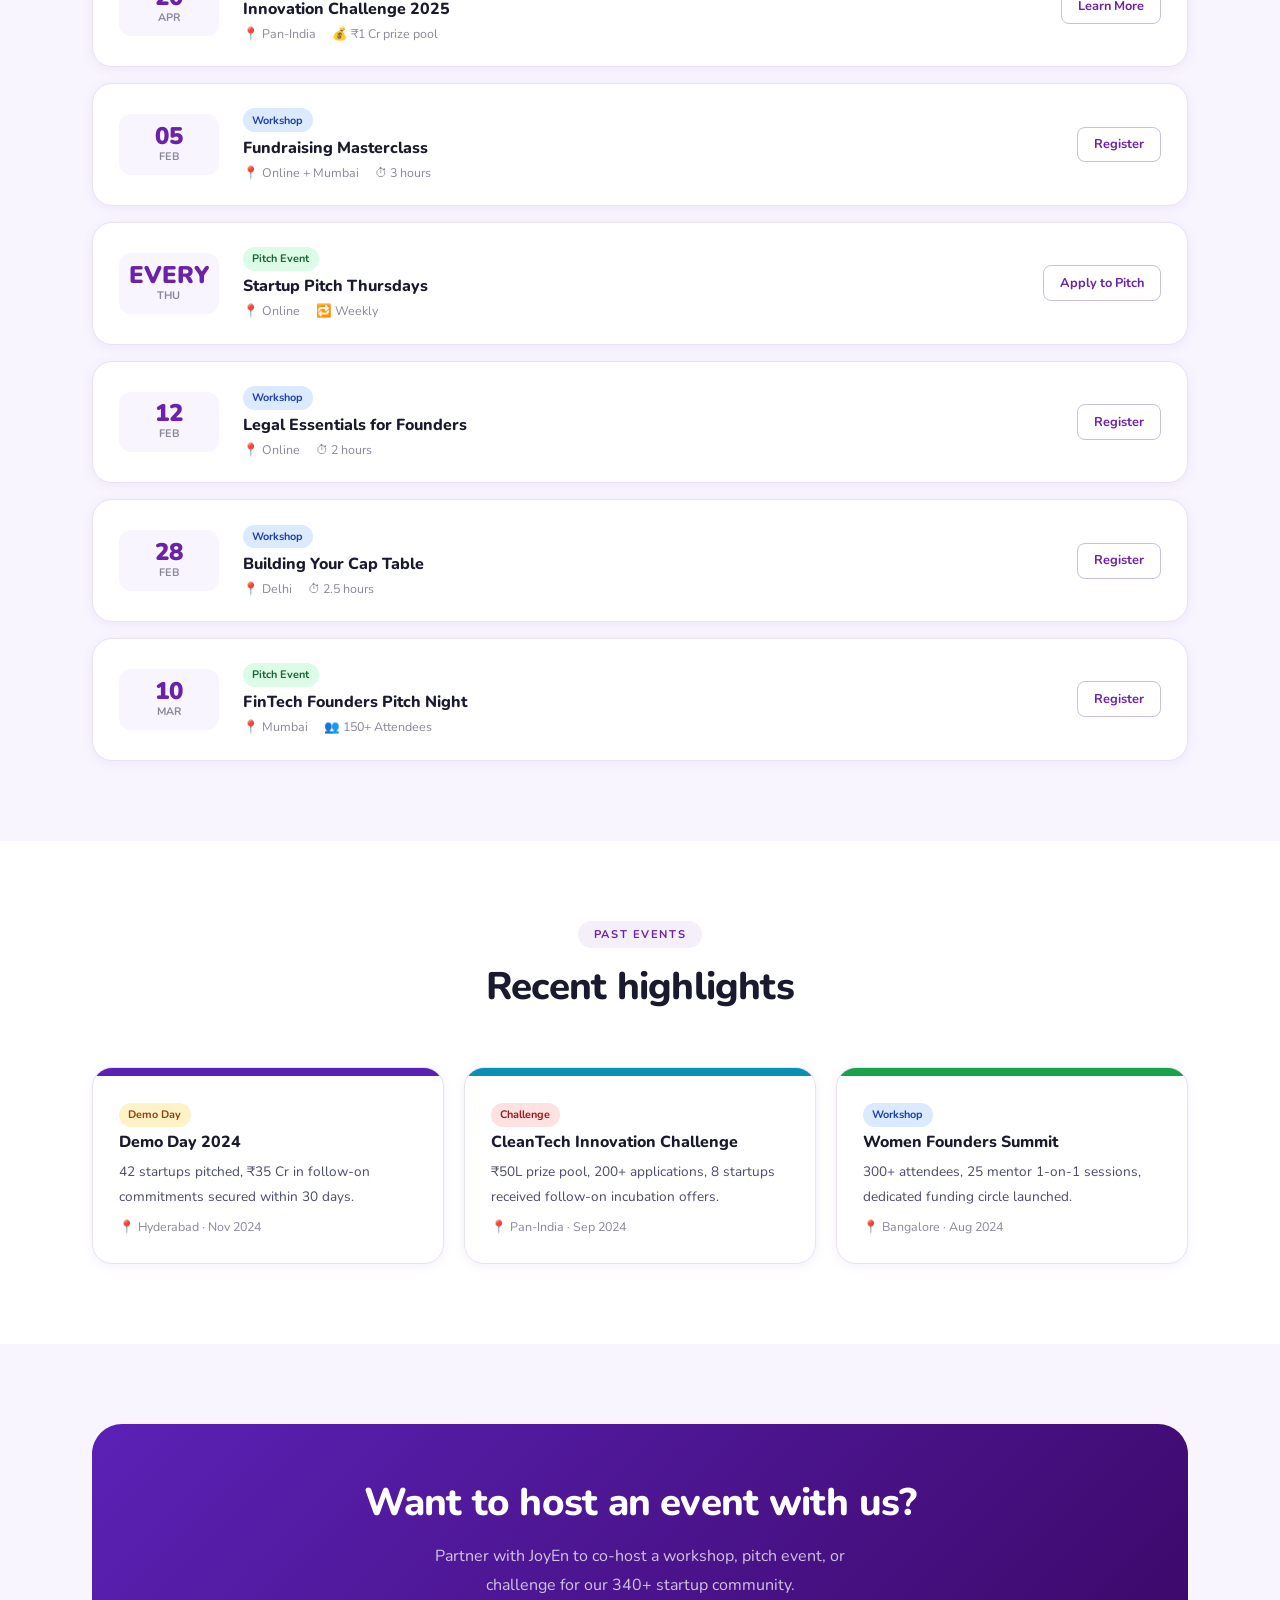
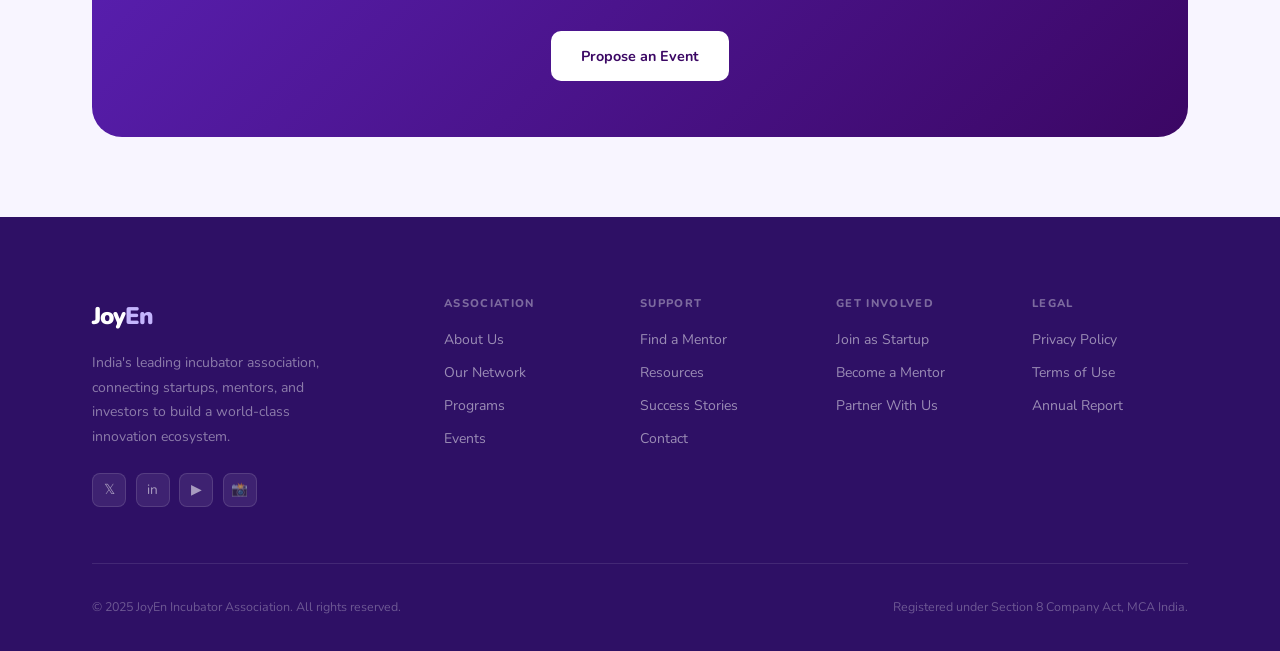
<file: events.html>
<!DOCTYPE html>
<html lang="en">
<head>
<meta charset="UTF-8" />
<meta name="viewport" content="width=device-width, initial-scale=1.0" />
<title>Events & Activities — JoyEn Incubator Association</title>
<meta name="description" content="Workshops, Demo Days, pitch events, and innovation challenges from JoyEn Incubator Association." />
<link rel="preconnect" href="https://fonts.googleapis.com" />
<link href="https://fonts.googleapis.com/css2?family=Pacifico&family=Nunito:ital,wght@0,400;0,600;0,700;0,800;1,700&family=Caveat:wght@500;600;700&display=swap" rel="stylesheet" />
<link rel="stylesheet" href="css/style.css" />
</head>
<body>

<nav class="navbar" id="navbar">
  <div class="container nav-inner">
    <a href="index.html" class="logo"><span class="nex">Joy</span><span class="gen">En</span></a>
    <ul class="nav-links" id="navLinks">
      <li><a href="index.html">Home</a></li>
      <li><a href="about.html">About</a></li>
      <li><a href="network.html">Network</a></li>
      <li><a href="programs.html">Programs</a></li>
      <li><a href="mentors.html">Mentors</a></li>
      <li><a href="events.html" class="active">Events</a></li>
      <li><a href="resources.html">Resources</a></li>
      <li><a href="stories.html">Stories</a></li>
      <li><a href="contact.html" class="btn-nav">Join Now</a></li>
    </ul>
    <button class="hamburger" id="hamburger" aria-label="Toggle menu"><span></span><span></span><span></span></button>
  </div>
</nav>

<section class="page-hero">
  <div class="container">
    <div class="breadcrumb"><a href="index.html">Home</a><span>/</span><span>Events & Activities</span></div>
    <h1>Where the ecosystem comes together.</h1>
    <p>Workshops, Demo Days, pitch events, and innovation challenges — all year round, across India.</p>
    <div class="stats-row">
      <div class="stat-box"><span class="num">60+</span><span class="lbl">Events / Year</span></div>
      <div class="stat-box"><span class="num">12K+</span><span class="lbl">Attendees in 2024</span></div>
      <div class="stat-box"><span class="num">₹1Cr</span><span class="lbl">Innovation Challenge Pool</span></div>
    </div>
  </div>
</section>

<!-- FEATURED EVENT -->
<section class="section">
  <div class="container">
    <div class="section-header fade-in">
      <span class="section-tag">Featured</span>
      <h2>Don't miss this one</h2>
    </div>
    <div class="event-card-full fade-in" style="display:grid;grid-template-columns:1fr auto;align-items:center;gap:2rem;padding:2.2rem;">
      <div>
        <span class="event-type-pill" style="background:#fef3c7;color:#92400e;">🎤 Demo Day</span>
        <h3 style="font-size:1.5rem;margin-bottom:.6rem;">JoyEn Demo Day 2025</h3>
        <p style="margin-bottom:1rem;">50+ startups pitch live to 200+ investors. India's biggest startup showcase of the year — featuring live pitch sessions, 1-on-1 investor meetings, and a networking dinner.</p>
        <div class="meta"><span>📅 March 15, 2025</span><span>📍 Bangalore</span><span>👥 500+ Attendees</span><span>🎟 Free for members</span></div>
      </div>
      <a href="contact.html" class="btn btn-primary">Register Now</a>
    </div>
  </div>
</section>

<!-- UPCOMING EVENTS LIST -->
<section class="section section-soft">
  <div class="container">
    <div class="section-header fade-in">
      <span class="section-tag">Upcoming</span>
      <h2>All upcoming events</h2>
    </div>

    <div class="event-filter-row fade-in" id="eventTabs">
      <button class="tab active" data-t="all" onclick="filterEvents('all')">All Types</button>
      <button class="tab" data-t="Workshop" onclick="filterEvents('Workshop')">Workshops</button>
      <button class="tab" data-t="Pitch" onclick="filterEvents('Pitch')">Pitch Events</button>
      <button class="tab" data-t="Challenge" onclick="filterEvents('Challenge')">Challenges</button>
      <button class="tab" data-t="Demo Day" onclick="filterEvents('Demo Day')">Demo Days</button>
    </div>

    <div class="events-list fade-in" id="eventsList">

      <div class="event-row" data-type="Demo Day">
        <div class="event-date-block"><div class="day">15</div><div class="mon">Mar</div></div>
        <div>
          <span class="event-type-pill" style="background:#fef3c7;color:#92400e;">Demo Day</span>
          <h4>JoyEn Demo Day 2025</h4>
          <div class="meta"><span>📍 Bangalore</span><span>👥 500+ Attendees</span></div>
        </div>
        <a href="contact.html" class="btn-sm">Register</a>
      </div>

      <div class="event-row" data-type="Challenge">
        <div class="event-date-block"><div class="day">20</div><div class="mon">Apr</div></div>
        <div>
          <span class="event-type-pill" style="background:#fee2e2;color:#991b1b;">Challenge</span>
          <h4>Innovation Challenge 2025</h4>
          <div class="meta"><span>📍 Pan-India</span><span>💰 ₹1 Cr prize pool</span></div>
        </div>
        <a href="contact.html" class="btn-sm">Learn More</a>
      </div>

      <div class="event-row" data-type="Workshop">
        <div class="event-date-block"><div class="day">05</div><div class="mon">Feb</div></div>
        <div>
          <span class="event-type-pill" style="background:#dbeafe;color:#1e40af;">Workshop</span>
          <h4>Fundraising Masterclass</h4>
          <div class="meta"><span>📍 Online + Mumbai</span><span>⏱ 3 hours</span></div>
        </div>
        <a href="contact.html" class="btn-sm">Register</a>
      </div>

      <div class="event-row" data-type="Pitch">
        <div class="event-date-block"><div class="day">EVERY</div><div class="mon">THU</div></div>
        <div>
          <span class="event-type-pill" style="background:#dcfce7;color:#166534;">Pitch Event</span>
          <h4>Startup Pitch Thursdays</h4>
          <div class="meta"><span>📍 Online</span><span>🔁 Weekly</span></div>
        </div>
        <a href="contact.html" class="btn-sm">Apply to Pitch</a>
      </div>

      <div class="event-row" data-type="Workshop">
        <div class="event-date-block"><div class="day">12</div><div class="mon">Feb</div></div>
        <div>
          <span class="event-type-pill" style="background:#dbeafe;color:#1e40af;">Workshop</span>
          <h4>Legal Essentials for Founders</h4>
          <div class="meta"><span>📍 Online</span><span>⏱ 2 hours</span></div>
        </div>
        <a href="contact.html" class="btn-sm">Register</a>
      </div>

      <div class="event-row" data-type="Workshop">
        <div class="event-date-block"><div class="day">28</div><div class="mon">Feb</div></div>
        <div>
          <span class="event-type-pill" style="background:#dbeafe;color:#1e40af;">Workshop</span>
          <h4>Building Your Cap Table</h4>
          <div class="meta"><span>📍 Delhi</span><span>⏱ 2.5 hours</span></div>
        </div>
        <a href="contact.html" class="btn-sm">Register</a>
      </div>

      <div class="event-row" data-type="Pitch">
        <div class="event-date-block"><div class="day">10</div><div class="mon">Mar</div></div>
        <div>
          <span class="event-type-pill" style="background:#dcfce7;color:#166534;">Pitch Event</span>
          <h4>FinTech Founders Pitch Night</h4>
          <div class="meta"><span>📍 Mumbai</span><span>👥 150+ Attendees</span></div>
        </div>
        <a href="contact.html" class="btn-sm">Register</a>
      </div>

    </div>
  </div>
</section>

<!-- PAST EVENTS / RECAP -->
<section class="section">
  <div class="container">
    <div class="section-header fade-in">
      <span class="section-tag">Past Events</span>
      <h2>Recent highlights</h2>
    </div>
    <div class="events-grid-cards fade-in">
      <div class="event-card-full">
        <div class="event-card-banner"></div>
        <div class="event-card-body">
          <span class="event-type-pill" style="background:#fef3c7;color:#92400e;">Demo Day</span>
          <h4>Demo Day 2024</h4>
          <p style="font-size:.85rem;margin:.5rem 0;">42 startups pitched, ₹35 Cr in follow-on commitments secured within 30 days.</p>
          <div class="meta" style="font-size:.78rem;color:var(--text-muted);">📍 Hyderabad · Nov 2024</div>
        </div>
      </div>
      <div class="event-card-full">
        <div class="event-card-banner" style="background:#0891b2;"></div>
        <div class="event-card-body">
          <span class="event-type-pill" style="background:#fee2e2;color:#991b1b;">Challenge</span>
          <h4>CleanTech Innovation Challenge</h4>
          <p style="font-size:.85rem;margin:.5rem 0;">₹50L prize pool, 200+ applications, 8 startups received follow-on incubation offers.</p>
          <div class="meta" style="font-size:.78rem;color:var(--text-muted);">📍 Pan-India · Sep 2024</div>
        </div>
      </div>
      <div class="event-card-full">
        <div class="event-card-banner" style="background:#16a34a;"></div>
        <div class="event-card-body">
          <span class="event-type-pill" style="background:#dbeafe;color:#1e40af;">Workshop</span>
          <h4>Women Founders Summit</h4>
          <p style="font-size:.85rem;margin:.5rem 0;">300+ attendees, 25 mentor 1-on-1 sessions, dedicated funding circle launched.</p>
          <div class="meta" style="font-size:.78rem;color:var(--text-muted);">📍 Bangalore · Aug 2024</div>
        </div>
      </div>
    </div>
  </div>
</section>

<section class="section section-soft">
  <div class="container">
    <div class="cta-banner fade-in">
      <h2>Want to host an event with us?</h2>
      <p>Partner with JoyEn to co-host a workshop, pitch event, or challenge for our 340+ startup community.</p>
      <a href="contact.html" class="btn btn-secondary">Propose an Event</a>
    </div>
  </div>
</section>

<footer class="footer">
  <div class="container">
    <div class="footer-grid">
      <div class="footer-brand">
        <span class="logo"><span class="nex">Joy</span><span class="gen">En</span></span>
        <p>India's leading incubator association, connecting startups, mentors, and investors to build a world-class innovation ecosystem.</p>
        <div class="social-links"><a href="#">𝕏</a><a href="#">in</a><a href="#">▶</a><a href="#">📸</a></div>
      </div>
      <div class="footer-col"><h5>Association</h5><a href="about.html">About Us</a><a href="network.html">Our Network</a><a href="programs.html">Programs</a><a href="events.html">Events</a></div>
      <div class="footer-col"><h5>Support</h5><a href="mentors.html">Find a Mentor</a><a href="resources.html">Resources</a><a href="stories.html">Success Stories</a><a href="contact.html">Contact</a></div>
      <div class="footer-col"><h5>Get Involved</h5><a href="contact.html">Join as Startup</a><a href="mentors.html">Become a Mentor</a><a href="contact.html">Partner With Us</a></div>
      <div class="footer-col"><h5>Legal</h5><a href="#">Privacy Policy</a><a href="#">Terms of Use</a><a href="#">Annual Report</a></div>
    </div>
    <div class="footer-bottom">
      <p>© 2025 JoyEn Incubator Association. All rights reserved.</p>
      <p>Registered under Section 8 Company Act, MCA India.</p>
    </div>
  </div>
</footer>

<script src="js/main.js"></script>
<script>
  function filterEvents(type) {
    document.querySelectorAll('#eventTabs .tab').forEach(t => t.classList.toggle('active', t.dataset.t === type));
    document.querySelectorAll('#eventsList .event-row').forEach(row => {
      row.style.display = (type === 'all' || row.dataset.type === type) ? '' : 'none';
    });
  }
</script>
</body>
</html>
</file>
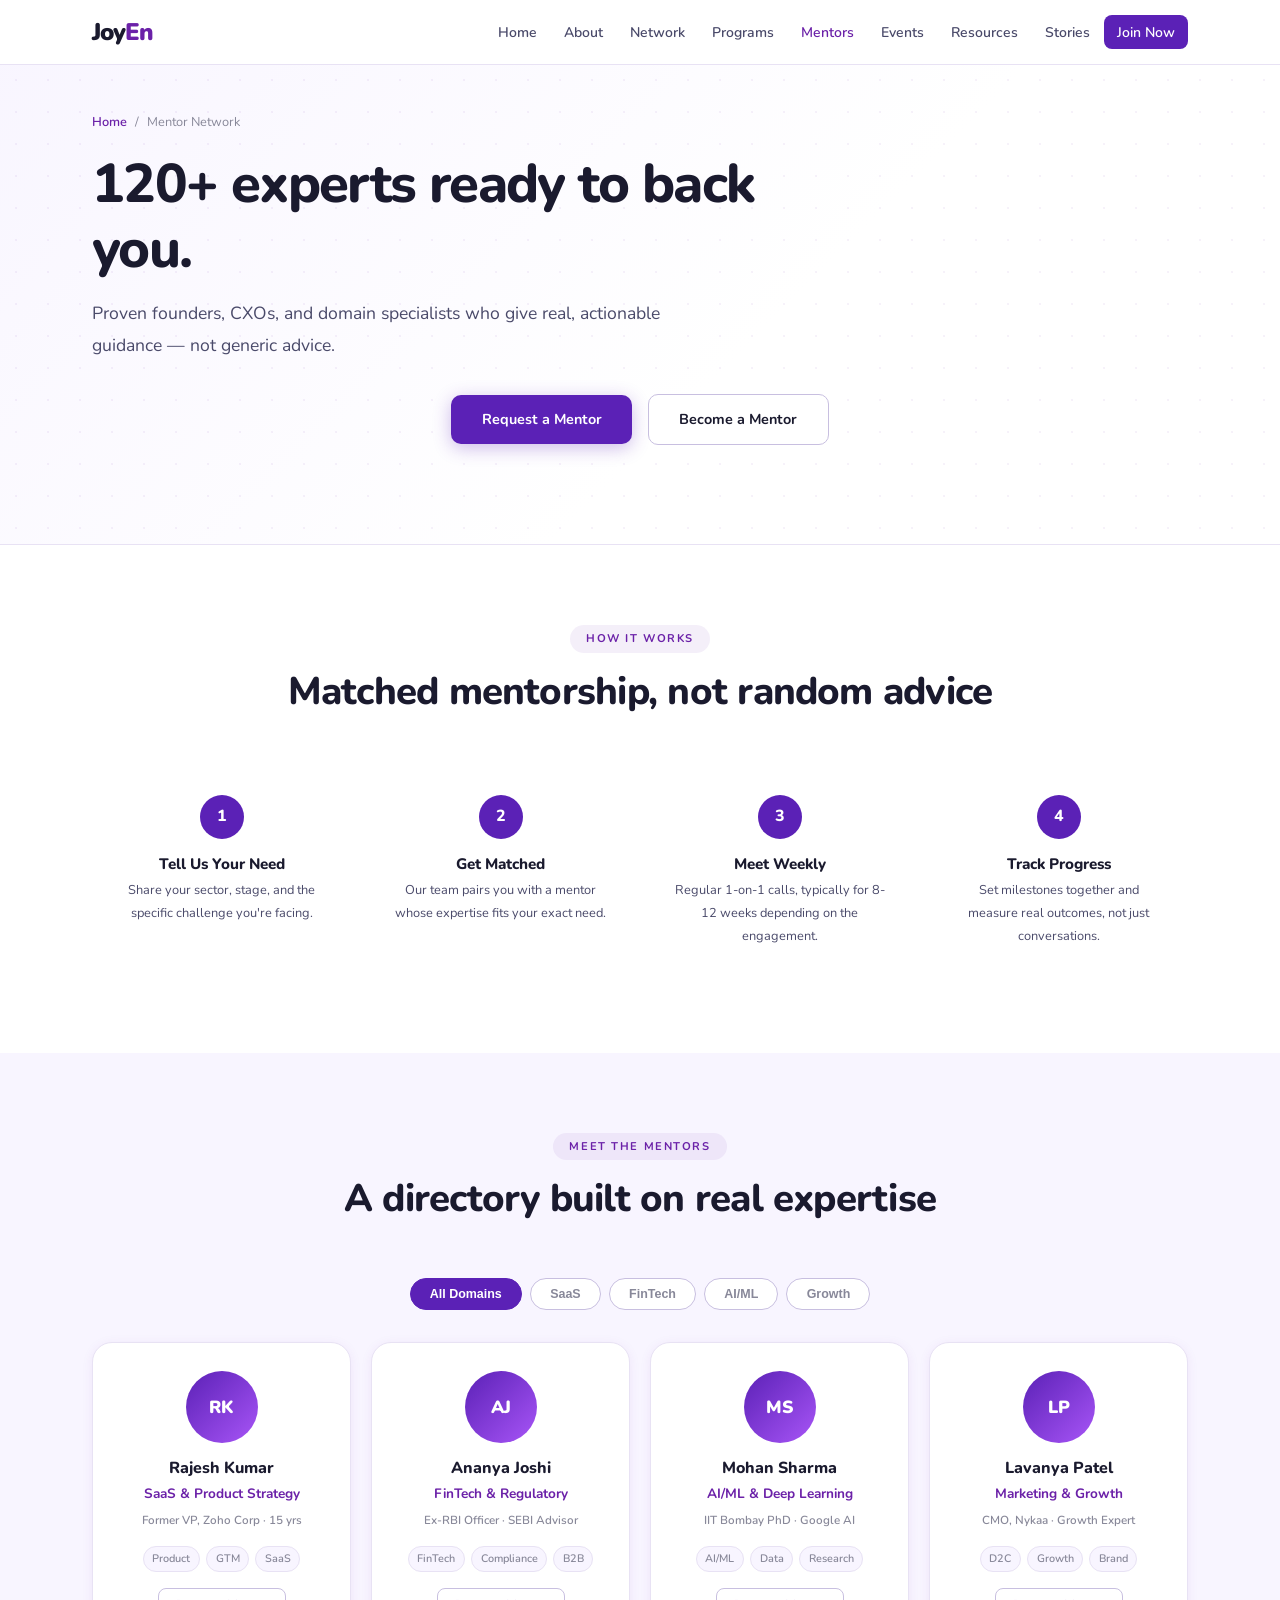
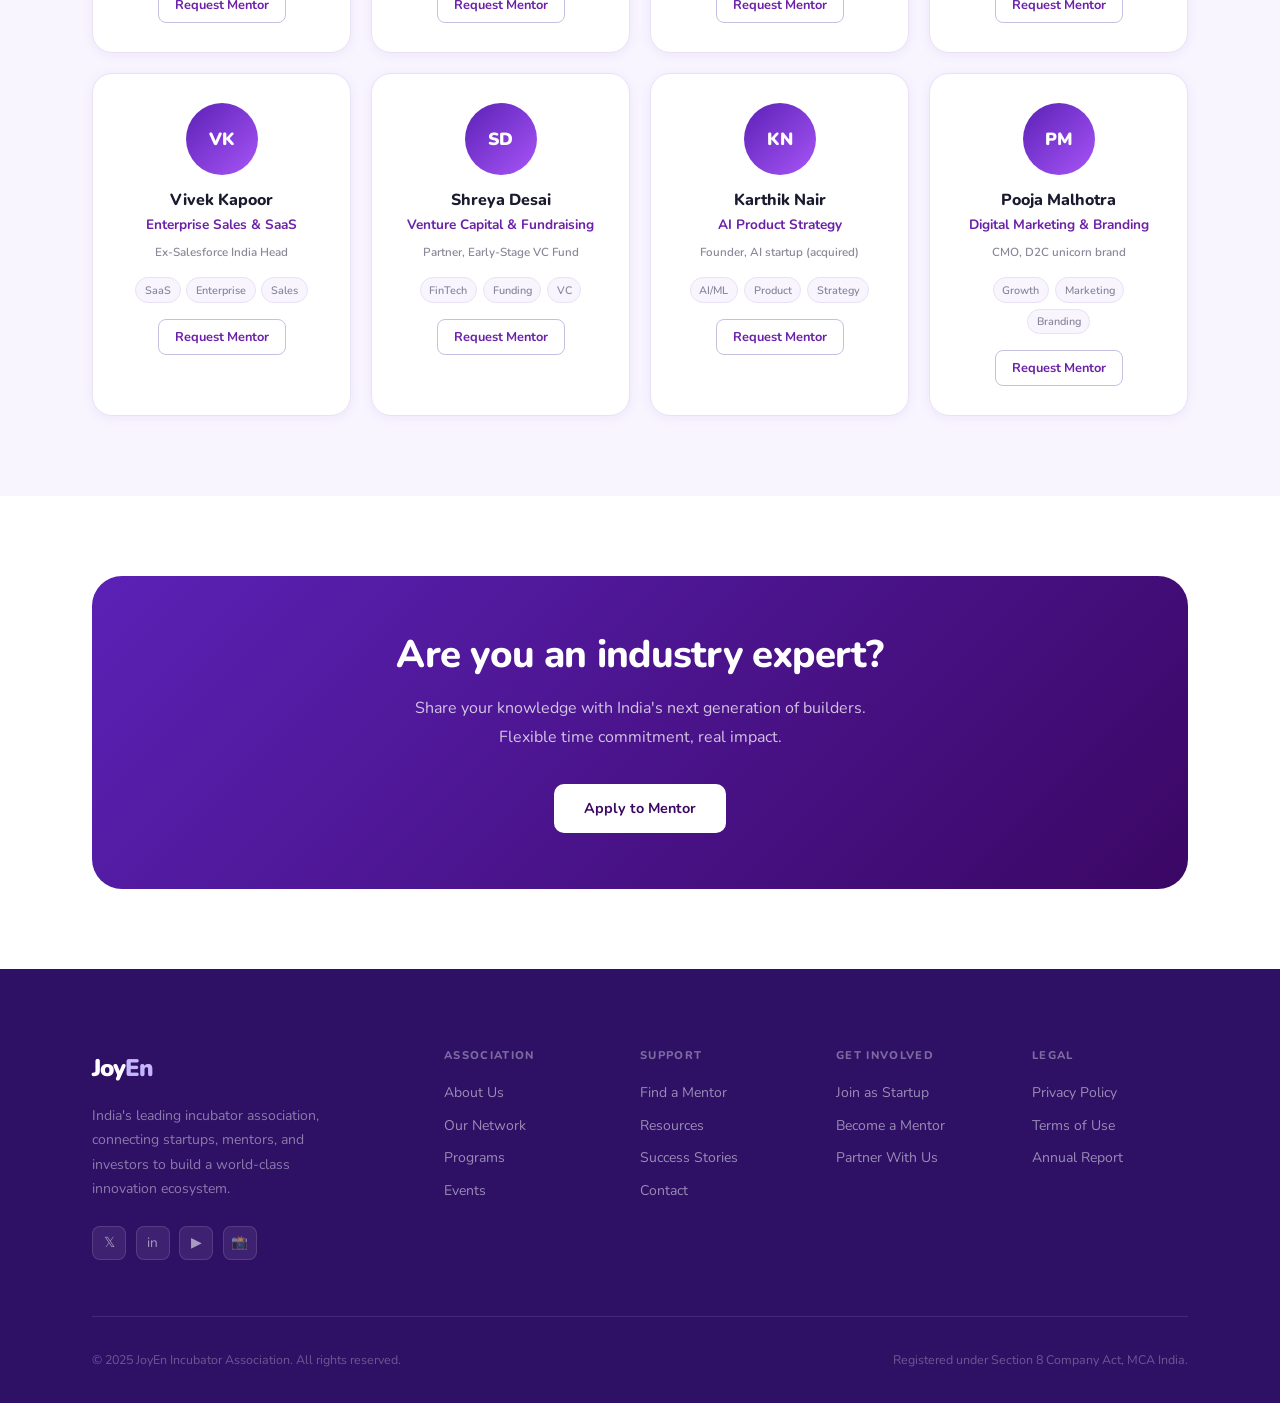
<file: mentors.html>
<!DOCTYPE html>
<html lang="en">
<head>
<meta charset="UTF-8" />
<meta name="viewport" content="width=device-width, initial-scale=1.0" />
<title>Mentor Network — JoyEn Incubator Association</title>
<meta name="description" content="Connect with 120+ expert mentors across SaaS, FinTech, AI/ML, growth, and more in the JoyEn mentor network." />
<link rel="preconnect" href="https://fonts.googleapis.com" />
<link href="https://fonts.googleapis.com/css2?family=Pacifico&family=Nunito:ital,wght@0,400;0,600;0,700;0,800;1,700&family=Caveat:wght@500;600;700&display=swap" rel="stylesheet" />
<link rel="stylesheet" href="css/style.css" />
</head>
<body>

<nav class="navbar" id="navbar">
  <div class="container nav-inner">
    <a href="index.html" class="logo"><span class="nex">Joy</span><span class="gen">En</span></a>
    <ul class="nav-links" id="navLinks">
      <li><a href="index.html">Home</a></li>
      <li><a href="about.html">About</a></li>
      <li><a href="network.html">Network</a></li>
      <li><a href="programs.html">Programs</a></li>
      <li><a href="mentors.html" class="active">Mentors</a></li>
      <li><a href="events.html">Events</a></li>
      <li><a href="resources.html">Resources</a></li>
      <li><a href="stories.html">Stories</a></li>
      <li><a href="contact.html" class="btn-nav">Join Now</a></li>
    </ul>
    <button class="hamburger" id="hamburger" aria-label="Toggle menu"><span></span><span></span><span></span></button>
  </div>
</nav>

<section class="page-hero">
  <div class="container">
    <div class="breadcrumb"><a href="index.html">Home</a><span>/</span><span>Mentor Network</span></div>
    <h1>120+ experts ready to back you.</h1>
    <p>Proven founders, CXOs, and domain specialists who give real, actionable guidance — not generic advice.</p>
    <div class="hero-cta">
      <a href="contact.html" class="btn btn-primary">Request a Mentor</a>
      <a href="contact.html" class="btn btn-secondary">Become a Mentor</a>
    </div>
  </div>
</section>

<section class="section">
  <div class="container">
    <div class="section-header fade-in">
      <span class="section-tag">How It Works</span>
      <h2>Matched mentorship, not random advice</h2>
    </div>
    <div class="steps-row fade-in">
      <div class="step-box"><div class="step-num">1</div><h4>Tell Us Your Need</h4><p>Share your sector, stage, and the specific challenge you're facing.</p></div>
      <div class="step-box"><div class="step-num">2</div><h4>Get Matched</h4><p>Our team pairs you with a mentor whose expertise fits your exact need.</p></div>
      <div class="step-box"><div class="step-num">3</div><h4>Meet Weekly</h4><p>Regular 1-on-1 calls, typically for 8-12 weeks depending on the engagement.</p></div>
      <div class="step-box"><div class="step-num">4</div><h4>Track Progress</h4><p>Set milestones together and measure real outcomes, not just conversations.</p></div>
    </div>
  </div>
</section>

<section class="section section-soft">
  <div class="container">
    <div class="section-header fade-in">
      <span class="section-tag">Meet the Mentors</span>
      <h2>A directory built on real expertise</h2>
    </div>

    <div class="filter-tabs fade-in" style="justify-content:center;margin-bottom:2rem;" id="mentorTabs">
      <button class="tab active" data-d="all" onclick="filterMentors('all')">All Domains</button>
      <button class="tab" data-d="SaaS" onclick="filterMentors('SaaS')">SaaS</button>
      <button class="tab" data-d="FinTech" onclick="filterMentors('FinTech')">FinTech</button>
      <button class="tab" data-d="AI/ML" onclick="filterMentors('AI/ML')">AI/ML</button>
      <button class="tab" data-d="Growth" onclick="filterMentors('Growth')">Growth</button>
    </div>

    <div class="mentor-grid fade-in" id="mentorGrid">
      <div class="mentor-card" data-domains="Product GTM SaaS">
        <div class="mentor-photo">RK</div>
        <h4>Rajesh Kumar</h4>
        <p class="mentor-title">SaaS & Product Strategy</p>
        <div class="mentor-exp">Former VP, Zoho Corp · 15 yrs</div>
        <div class="mentor-areas"><span>Product</span><span>GTM</span><span>SaaS</span></div>
        <a href="contact.html" class="btn-sm">Request Mentor</a>
      </div>
      <div class="mentor-card" data-domains="FinTech Compliance B2B">
        <div class="mentor-photo">AJ</div>
        <h4>Ananya Joshi</h4>
        <p class="mentor-title">FinTech & Regulatory</p>
        <div class="mentor-exp">Ex-RBI Officer · SEBI Advisor</div>
        <div class="mentor-areas"><span>FinTech</span><span>Compliance</span><span>B2B</span></div>
        <a href="contact.html" class="btn-sm">Request Mentor</a>
      </div>
      <div class="mentor-card" data-domains="AI/ML Data Research">
        <div class="mentor-photo">MS</div>
        <h4>Mohan Sharma</h4>
        <p class="mentor-title">AI/ML & Deep Learning</p>
        <div class="mentor-exp">IIT Bombay PhD · Google AI</div>
        <div class="mentor-areas"><span>AI/ML</span><span>Data</span><span>Research</span></div>
        <a href="contact.html" class="btn-sm">Request Mentor</a>
      </div>
      <div class="mentor-card" data-domains="Growth D2C Brand">
        <div class="mentor-photo">LP</div>
        <h4>Lavanya Patel</h4>
        <p class="mentor-title">Marketing & Growth</p>
        <div class="mentor-exp">CMO, Nykaa · Growth Expert</div>
        <div class="mentor-areas"><span>D2C</span><span>Growth</span><span>Brand</span></div>
        <a href="contact.html" class="btn-sm">Request Mentor</a>
      </div>
      <div class="mentor-card" data-domains="SaaS Enterprise Sales">
        <div class="mentor-photo">VK</div>
        <h4>Vivek Kapoor</h4>
        <p class="mentor-title">Enterprise Sales & SaaS</p>
        <div class="mentor-exp">Ex-Salesforce India Head</div>
        <div class="mentor-areas"><span>SaaS</span><span>Enterprise</span><span>Sales</span></div>
        <a href="contact.html" class="btn-sm">Request Mentor</a>
      </div>
      <div class="mentor-card" data-domains="FinTech Funding VC">
        <div class="mentor-photo">SD</div>
        <h4>Shreya Desai</h4>
        <p class="mentor-title">Venture Capital & Fundraising</p>
        <div class="mentor-exp">Partner, Early-Stage VC Fund</div>
        <div class="mentor-areas"><span>FinTech</span><span>Funding</span><span>VC</span></div>
        <a href="contact.html" class="btn-sm">Request Mentor</a>
      </div>
      <div class="mentor-card" data-domains="AI/ML Product Strategy">
        <div class="mentor-photo">KN</div>
        <h4>Karthik Nair</h4>
        <p class="mentor-title">AI Product Strategy</p>
        <div class="mentor-exp">Founder, AI startup (acquired)</div>
        <div class="mentor-areas"><span>AI/ML</span><span>Product</span><span>Strategy</span></div>
        <a href="contact.html" class="btn-sm">Request Mentor</a>
      </div>
      <div class="mentor-card" data-domains="Growth Marketing Branding">
        <div class="mentor-photo">PM</div>
        <h4>Pooja Malhotra</h4>
        <p class="mentor-title">Digital Marketing & Branding</p>
        <div class="mentor-exp">CMO, D2C unicorn brand</div>
        <div class="mentor-areas"><span>Growth</span><span>Marketing</span><span>Branding</span></div>
        <a href="contact.html" class="btn-sm">Request Mentor</a>
      </div>
    </div>

  </div>
</section>

<section class="section">
  <div class="container">
    <div class="cta-banner fade-in">
      <h2>Are you an industry expert?</h2>
      <p>Share your knowledge with India's next generation of builders. Flexible time commitment, real impact.</p>
      <a href="contact.html" class="btn btn-secondary">Apply to Mentor</a>
    </div>
  </div>
</section>

<footer class="footer">
  <div class="container">
    <div class="footer-grid">
      <div class="footer-brand">
        <span class="logo"><span class="nex">Joy</span><span class="gen">En</span></span>
        <p>India's leading incubator association, connecting startups, mentors, and investors to build a world-class innovation ecosystem.</p>
        <div class="social-links"><a href="#">𝕏</a><a href="#">in</a><a href="#">▶</a><a href="#">📸</a></div>
      </div>
      <div class="footer-col"><h5>Association</h5><a href="about.html">About Us</a><a href="network.html">Our Network</a><a href="programs.html">Programs</a><a href="events.html">Events</a></div>
      <div class="footer-col"><h5>Support</h5><a href="mentors.html">Find a Mentor</a><a href="resources.html">Resources</a><a href="stories.html">Success Stories</a><a href="contact.html">Contact</a></div>
      <div class="footer-col"><h5>Get Involved</h5><a href="contact.html">Join as Startup</a><a href="mentors.html">Become a Mentor</a><a href="contact.html">Partner With Us</a></div>
      <div class="footer-col"><h5>Legal</h5><a href="#">Privacy Policy</a><a href="#">Terms of Use</a><a href="#">Annual Report</a></div>
    </div>
    <div class="footer-bottom">
      <p>© 2025 JoyEn Incubator Association. All rights reserved.</p>
      <p>Registered under Section 8 Company Act, MCA India.</p>
    </div>
  </div>
</footer>

<script src="js/main.js"></script>
<script>
  function filterMentors(domain) {
    document.querySelectorAll('#mentorTabs .tab').forEach(t => t.classList.toggle('active', t.dataset.d === domain));
    document.querySelectorAll('#mentorGrid .mentor-card').forEach(card => {
      const show = domain === 'all' || card.dataset.domains.includes(domain);
      card.style.display = show ? '' : 'none';
    });
  }
</script>
</body>
</html>
</file>
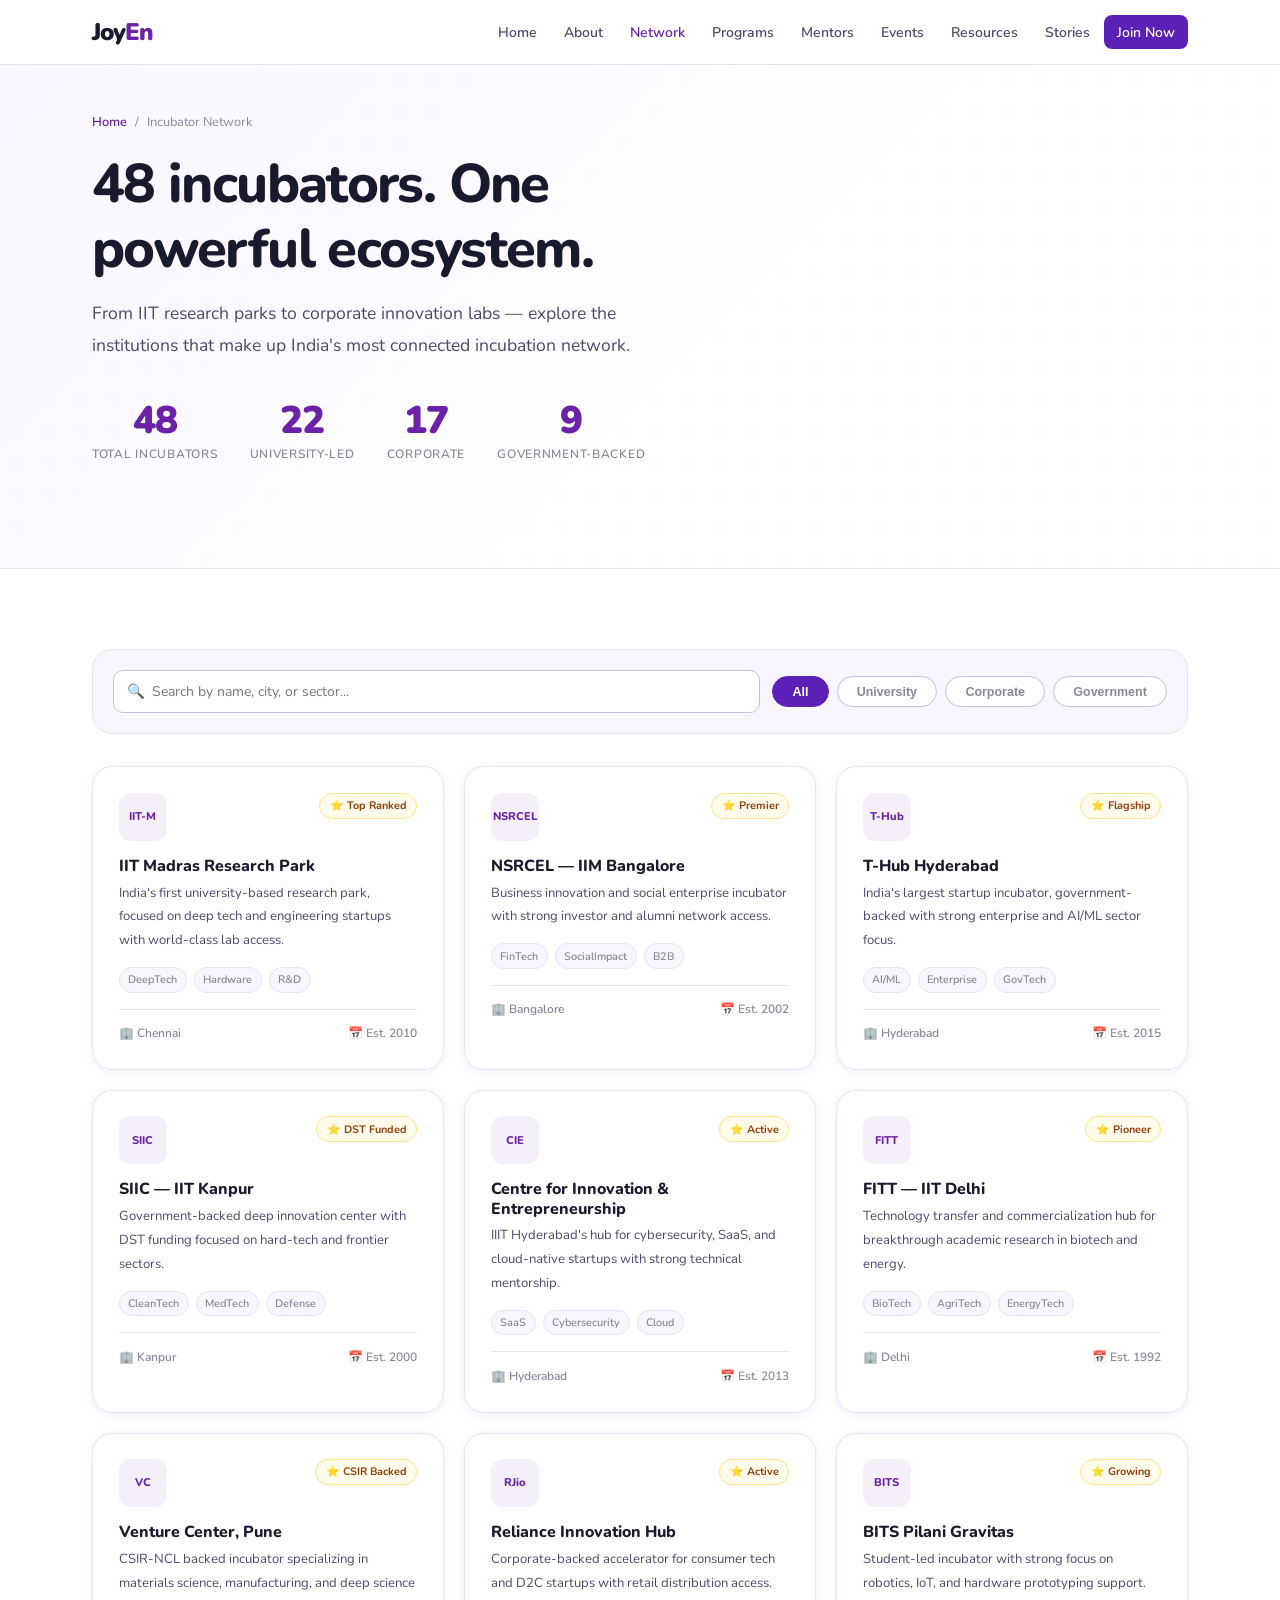
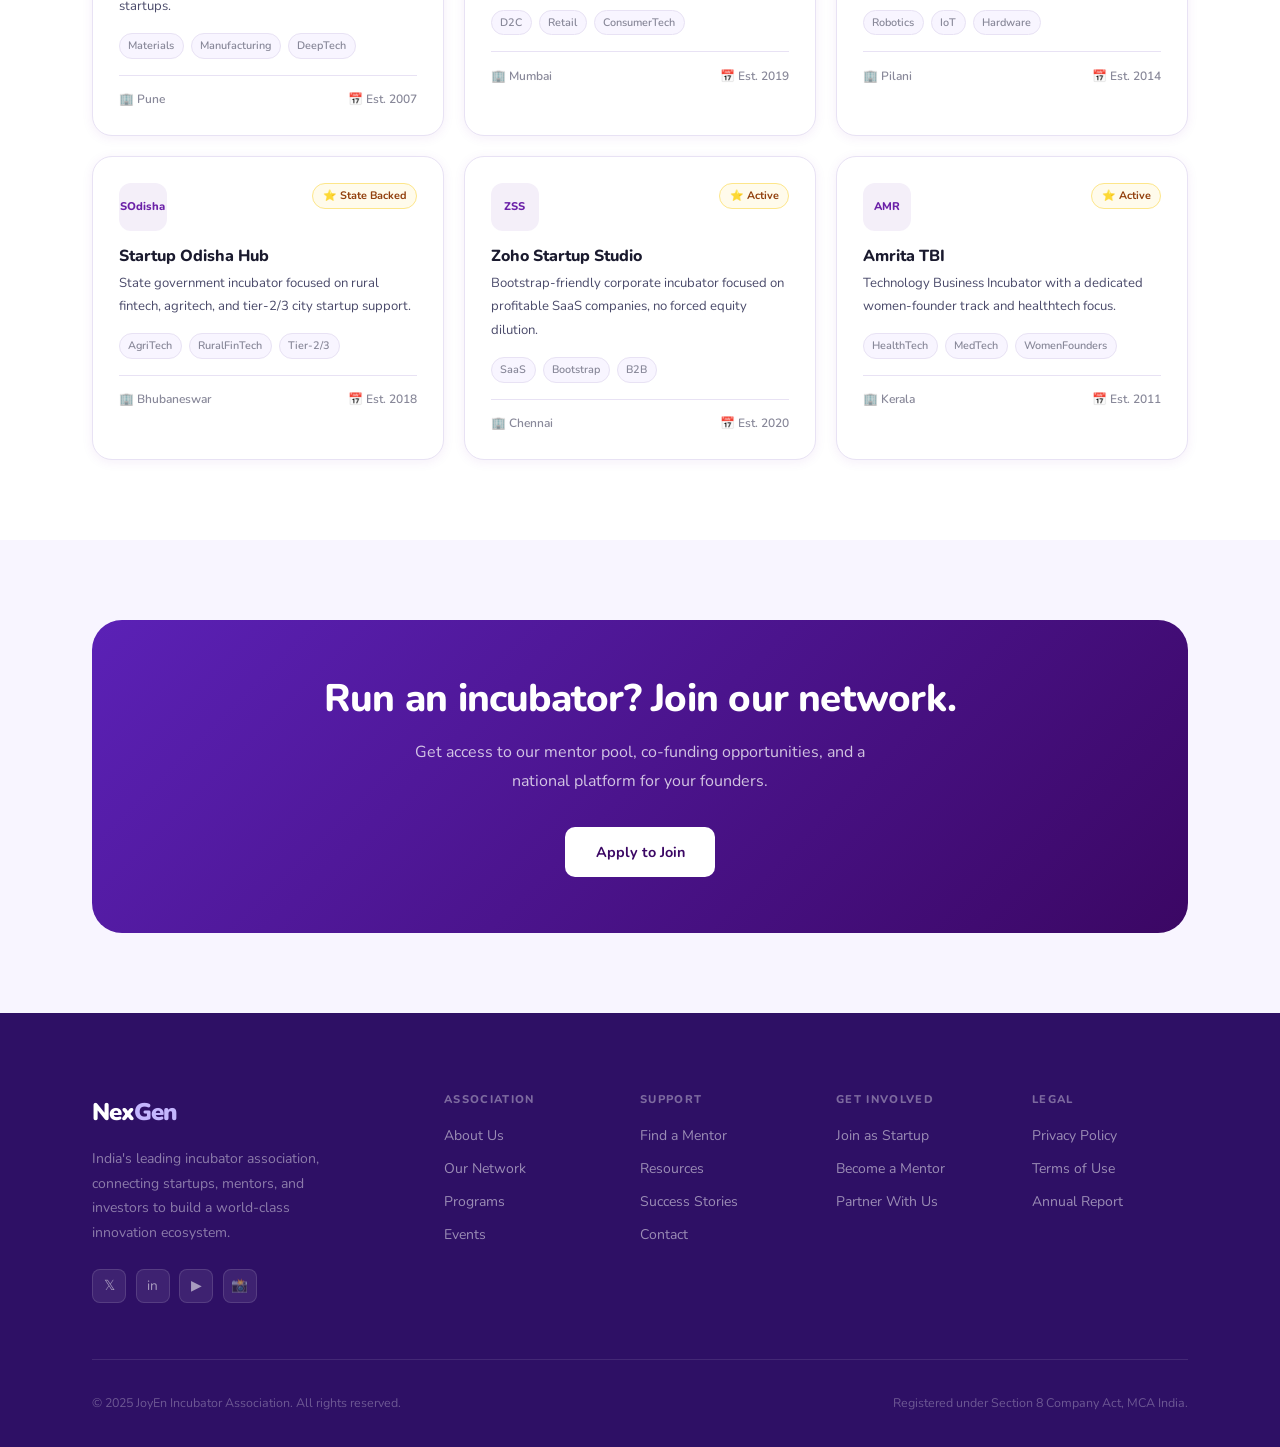
<file: network.html>
<!DOCTYPE html>
<html lang="en">
<head>
<meta charset="UTF-8" />
<meta name="viewport" content="width=device-width, initial-scale=1.0" />
<title>Incubator Network — JoyEn Incubator Association</title>
<meta name="description" content="Explore JoyEn's network of 48 university, corporate, and government-backed incubators across India." />
<link rel="preconnect" href="https://fonts.googleapis.com" />
<link href="https://fonts.googleapis.com/css2?family=Pacifico&family=Nunito:ital,wght@0,400;0,600;0,700;0,800;1,700&family=Caveat:wght@500;600;700&display=swap" rel="stylesheet" />
<link rel="stylesheet" href="css/style.css" />
</head>
<body>

<nav class="navbar" id="navbar">
  <div class="container nav-inner">
    <a href="index.html" class="logo"><span class="nex">Joy</span><span class="gen">En</span></a>
    <ul class="nav-links" id="navLinks">
      <li><a href="index.html">Home</a></li>
      <li><a href="about.html">About</a></li>
      <li><a href="network.html" class="active">Network</a></li>
      <li><a href="programs.html">Programs</a></li>
      <li><a href="mentors.html">Mentors</a></li>
      <li><a href="events.html">Events</a></li>
      <li><a href="resources.html">Resources</a></li>
      <li><a href="stories.html">Stories</a></li>
      <li><a href="contact.html" class="btn-nav">Join Now</a></li>
    </ul>
    <button class="hamburger" id="hamburger" aria-label="Toggle menu"><span></span><span></span><span></span></button>
  </div>
</nav>

<section class="page-hero">
  <div class="container">
    <div class="breadcrumb"><a href="index.html">Home</a><span>/</span><span>Incubator Network</span></div>
    <h1>48 incubators. One powerful ecosystem.</h1>
    <p>From IIT research parks to corporate innovation labs — explore the institutions that make up India's most connected incubation network.</p>
    <div class="stats-row">
      <div class="stat-box"><span class="num">48</span><span class="lbl">Total Incubators</span></div>
      <div class="stat-box"><span class="num">22</span><span class="lbl">University-led</span></div>
      <div class="stat-box"><span class="num">17</span><span class="lbl">Corporate</span></div>
      <div class="stat-box"><span class="num">9</span><span class="lbl">Government-backed</span></div>
    </div>
  </div>
</section>

<section class="section">
  <div class="container">

    <div class="directory-toolbar fade-in">
      <div class="search-box">
        <span class="icon">🔍</span>
        <input type="text" id="incSearch" placeholder="Search by name, city, or sector..." oninput="filterIncubators()" />
      </div>
      <div class="filter-tabs" id="filterTabs">
        <button class="tab active" data-filter="all" onclick="setFilter('all')">All</button>
        <button class="tab" data-filter="university" onclick="setFilter('university')">University</button>
        <button class="tab" data-filter="corporate" onclick="setFilter('corporate')">Corporate</button>
        <button class="tab" data-filter="government" onclick="setFilter('government')">Government</button>
      </div>
    </div>

    <div class="incubator-grid" id="incubatorGrid">

      <div class="incubator-card" data-type="university" data-search="iit madras research park chennai deeptech hardware">
        <div class="inc-top"><div class="inc-logo">IIT-M</div><span class="inc-rank">⭐ Top Ranked</span></div>
        <h4>IIT Madras Research Park</h4>
        <p class="desc">India's first university-based research park, focused on deep tech and engineering startups with world-class lab access.</p>
        <div class="inc-tags"><span>DeepTech</span><span>Hardware</span><span>R&D</span></div>
        <div class="inc-meta"><span>🏢 Chennai</span><span>📅 Est. 2010</span></div>
      </div>

      <div class="incubator-card" data-type="university" data-search="nsrcel iim bangalore fintech social impact">
        <div class="inc-top"><div class="inc-logo">NSRCEL</div><span class="inc-rank">⭐ Premier</span></div>
        <h4>NSRCEL — IIM Bangalore</h4>
        <p class="desc">Business innovation and social enterprise incubator with strong investor and alumni network access.</p>
        <div class="inc-tags"><span>FinTech</span><span>SocialImpact</span><span>B2B</span></div>
        <div class="inc-meta"><span>🏢 Bangalore</span><span>📅 Est. 2002</span></div>
      </div>

      <div class="incubator-card" data-type="corporate" data-search="t-hub hyderabad ai ml enterprise govtech">
        <div class="inc-top"><div class="inc-logo">T-Hub</div><span class="inc-rank">⭐ Flagship</span></div>
        <h4>T-Hub Hyderabad</h4>
        <p class="desc">India's largest startup incubator, government-backed with strong enterprise and AI/ML sector focus.</p>
        <div class="inc-tags"><span>AI/ML</span><span>Enterprise</span><span>GovTech</span></div>
        <div class="inc-meta"><span>🏢 Hyderabad</span><span>📅 Est. 2015</span></div>
      </div>

      <div class="incubator-card" data-type="government" data-search="siic iit kanpur cleantech medtech defense dst funded">
        <div class="inc-top"><div class="inc-logo">SIIC</div><span class="inc-rank">⭐ DST Funded</span></div>
        <h4>SIIC — IIT Kanpur</h4>
        <p class="desc">Government-backed deep innovation center with DST funding focused on hard-tech and frontier sectors.</p>
        <div class="inc-tags"><span>CleanTech</span><span>MedTech</span><span>Defense</span></div>
        <div class="inc-meta"><span>🏢 Kanpur</span><span>📅 Est. 2000</span></div>
      </div>

      <div class="incubator-card" data-type="corporate" data-search="cie iiit hyderabad saas cybersecurity cloud">
        <div class="inc-top"><div class="inc-logo">CIE</div><span class="inc-rank">⭐ Active</span></div>
        <h4>Centre for Innovation & Entrepreneurship</h4>
        <p class="desc">IIIT Hyderabad's hub for cybersecurity, SaaS, and cloud-native startups with strong technical mentorship.</p>
        <div class="inc-tags"><span>SaaS</span><span>Cybersecurity</span><span>Cloud</span></div>
        <div class="inc-meta"><span>🏢 Hyderabad</span><span>📅 Est. 2013</span></div>
      </div>

      <div class="incubator-card" data-type="university" data-search="fitt iit delhi biotech agritech energytech">
        <div class="inc-top"><div class="inc-logo">FITT</div><span class="inc-rank">⭐ Pioneer</span></div>
        <h4>FITT — IIT Delhi</h4>
        <p class="desc">Technology transfer and commercialization hub for breakthrough academic research in biotech and energy.</p>
        <div class="inc-tags"><span>BioTech</span><span>AgriTech</span><span>EnergyTech</span></div>
        <div class="inc-meta"><span>🏢 Delhi</span><span>📅 Est. 1992</span></div>
      </div>

      <div class="incubator-card" data-type="government" data-search="venture center pune deeptech materials manufacturing">
        <div class="inc-top"><div class="inc-logo">VC</div><span class="inc-rank">⭐ CSIR Backed</span></div>
        <h4>Venture Center, Pune</h4>
        <p class="desc">CSIR-NCL backed incubator specializing in materials science, manufacturing, and deep science startups.</p>
        <div class="inc-tags"><span>Materials</span><span>Manufacturing</span><span>DeepTech</span></div>
        <div class="inc-meta"><span>🏢 Pune</span><span>📅 Est. 2007</span></div>
      </div>

      <div class="incubator-card" data-type="corporate" data-search="reliance foundation jio mumbai consumer tech d2c">
        <div class="inc-top"><div class="inc-logo">RJio</div><span class="inc-rank">⭐ Active</span></div>
        <h4>Reliance Innovation Hub</h4>
        <p class="desc">Corporate-backed accelerator for consumer tech and D2C startups with retail distribution access.</p>
        <div class="inc-tags"><span>D2C</span><span>Retail</span><span>ConsumerTech</span></div>
        <div class="inc-meta"><span>🏢 Mumbai</span><span>📅 Est. 2019</span></div>
      </div>

      <div class="incubator-card" data-type="university" data-search="bits pilani gravitas rajasthan robotics iot hardware">
        <div class="inc-top"><div class="inc-logo">BITS</div><span class="inc-rank">⭐ Growing</span></div>
        <h4>BITS Pilani Gravitas</h4>
        <p class="desc">Student-led incubator with strong focus on robotics, IoT, and hardware prototyping support.</p>
        <div class="inc-tags"><span>Robotics</span><span>IoT</span><span>Hardware</span></div>
        <div class="inc-meta"><span>🏢 Pilani</span><span>📅 Est. 2014</span></div>
      </div>

      <div class="incubator-card" data-type="government" data-search="startup odisha bhubaneswar agritech rural fintech">
        <div class="inc-top"><div class="inc-logo">SOdisha</div><span class="inc-rank">⭐ State Backed</span></div>
        <h4>Startup Odisha Hub</h4>
        <p class="desc">State government incubator focused on rural fintech, agritech, and tier-2/3 city startup support.</p>
        <div class="inc-tags"><span>AgriTech</span><span>RuralFinTech</span><span>Tier-2/3</span></div>
        <div class="inc-meta"><span>🏢 Bhubaneswar</span><span>📅 Est. 2018</span></div>
      </div>

      <div class="incubator-card" data-type="corporate" data-search="zoho startup studio chennai saas bootstrap">
        <div class="inc-top"><div class="inc-logo">ZSS</div><span class="inc-rank">⭐ Active</span></div>
        <h4>Zoho Startup Studio</h4>
        <p class="desc">Bootstrap-friendly corporate incubator focused on profitable SaaS companies, no forced equity dilution.</p>
        <div class="inc-tags"><span>SaaS</span><span>Bootstrap</span><span>B2B</span></div>
        <div class="inc-meta"><span>🏢 Chennai</span><span>📅 Est. 2020</span></div>
      </div>

      <div class="incubator-card" data-type="university" data-search="amrita university kerala healthtech medtech women">
        <div class="inc-top"><div class="inc-logo">AMR</div><span class="inc-rank">⭐ Active</span></div>
        <h4>Amrita TBI</h4>
        <p class="desc">Technology Business Incubator with a dedicated women-founder track and healthtech focus.</p>
        <div class="inc-tags"><span>HealthTech</span><span>MedTech</span><span>WomenFounders</span></div>
        <div class="inc-meta"><span>🏢 Kerala</span><span>📅 Est. 2011</span></div>
      </div>

    </div>

    <p id="noResults" style="display:none;text-align:center;color:var(--text-muted);padding:3rem 0;">No incubators match your search. Try a different keyword or filter.</p>

  </div>
</section>

<section class="section section-soft">
  <div class="container">
    <div class="cta-banner fade-in">
      <h2>Run an incubator? Join our network.</h2>
      <p>Get access to our mentor pool, co-funding opportunities, and a national platform for your founders.</p>
      <a href="contact.html" class="btn btn-secondary">Apply to Join</a>
    </div>
  </div>
</section>

<footer class="footer">
  <div class="container">
    <div class="footer-grid">
      <div class="footer-brand">
        <span class="logo"><span class="nex">Nex</span><span class="gen">Gen</span></span>
        <p>India's leading incubator association, connecting startups, mentors, and investors to build a world-class innovation ecosystem.</p>
        <div class="social-links"><a href="#">𝕏</a><a href="#">in</a><a href="#">▶</a><a href="#">📸</a></div>
      </div>
      <div class="footer-col"><h5>Association</h5><a href="about.html">About Us</a><a href="network.html">Our Network</a><a href="programs.html">Programs</a><a href="events.html">Events</a></div>
      <div class="footer-col"><h5>Support</h5><a href="mentors.html">Find a Mentor</a><a href="resources.html">Resources</a><a href="stories.html">Success Stories</a><a href="contact.html">Contact</a></div>
      <div class="footer-col"><h5>Get Involved</h5><a href="contact.html">Join as Startup</a><a href="mentors.html">Become a Mentor</a><a href="contact.html">Partner With Us</a></div>
      <div class="footer-col"><h5>Legal</h5><a href="#">Privacy Policy</a><a href="#">Terms of Use</a><a href="#">Annual Report</a></div>
    </div>
    <div class="footer-bottom">
      <p>© 2025 JoyEn Incubator Association. All rights reserved.</p>
      <p>Registered under Section 8 Company Act, MCA India.</p>
    </div>
  </div>
</footer>

<script src="js/main.js"></script>
<script>
  let currentFilter = 'all';
  function setFilter(f) {
    currentFilter = f;
    document.querySelectorAll('#filterTabs .tab').forEach(t => t.classList.toggle('active', t.dataset.filter === f));
    filterIncubators();
  }
  function filterIncubators() {
    const q = document.getElementById('incSearch').value.toLowerCase().trim();
    const cards = document.querySelectorAll('#incubatorGrid .incubator-card');
    let visibleCount = 0;
    cards.forEach(card => {
      const matchesFilter = currentFilter === 'all' || card.dataset.type === currentFilter;
      const matchesSearch = !q || card.dataset.search.includes(q);
      const show = matchesFilter && matchesSearch;
      card.classList.toggle('hidden', !show);
      if (show) visibleCount++;
    });
    document.getElementById('noResults').style.display = visibleCount === 0 ? 'block' : 'none';
  }
</script>
</body>
</html>
</file>
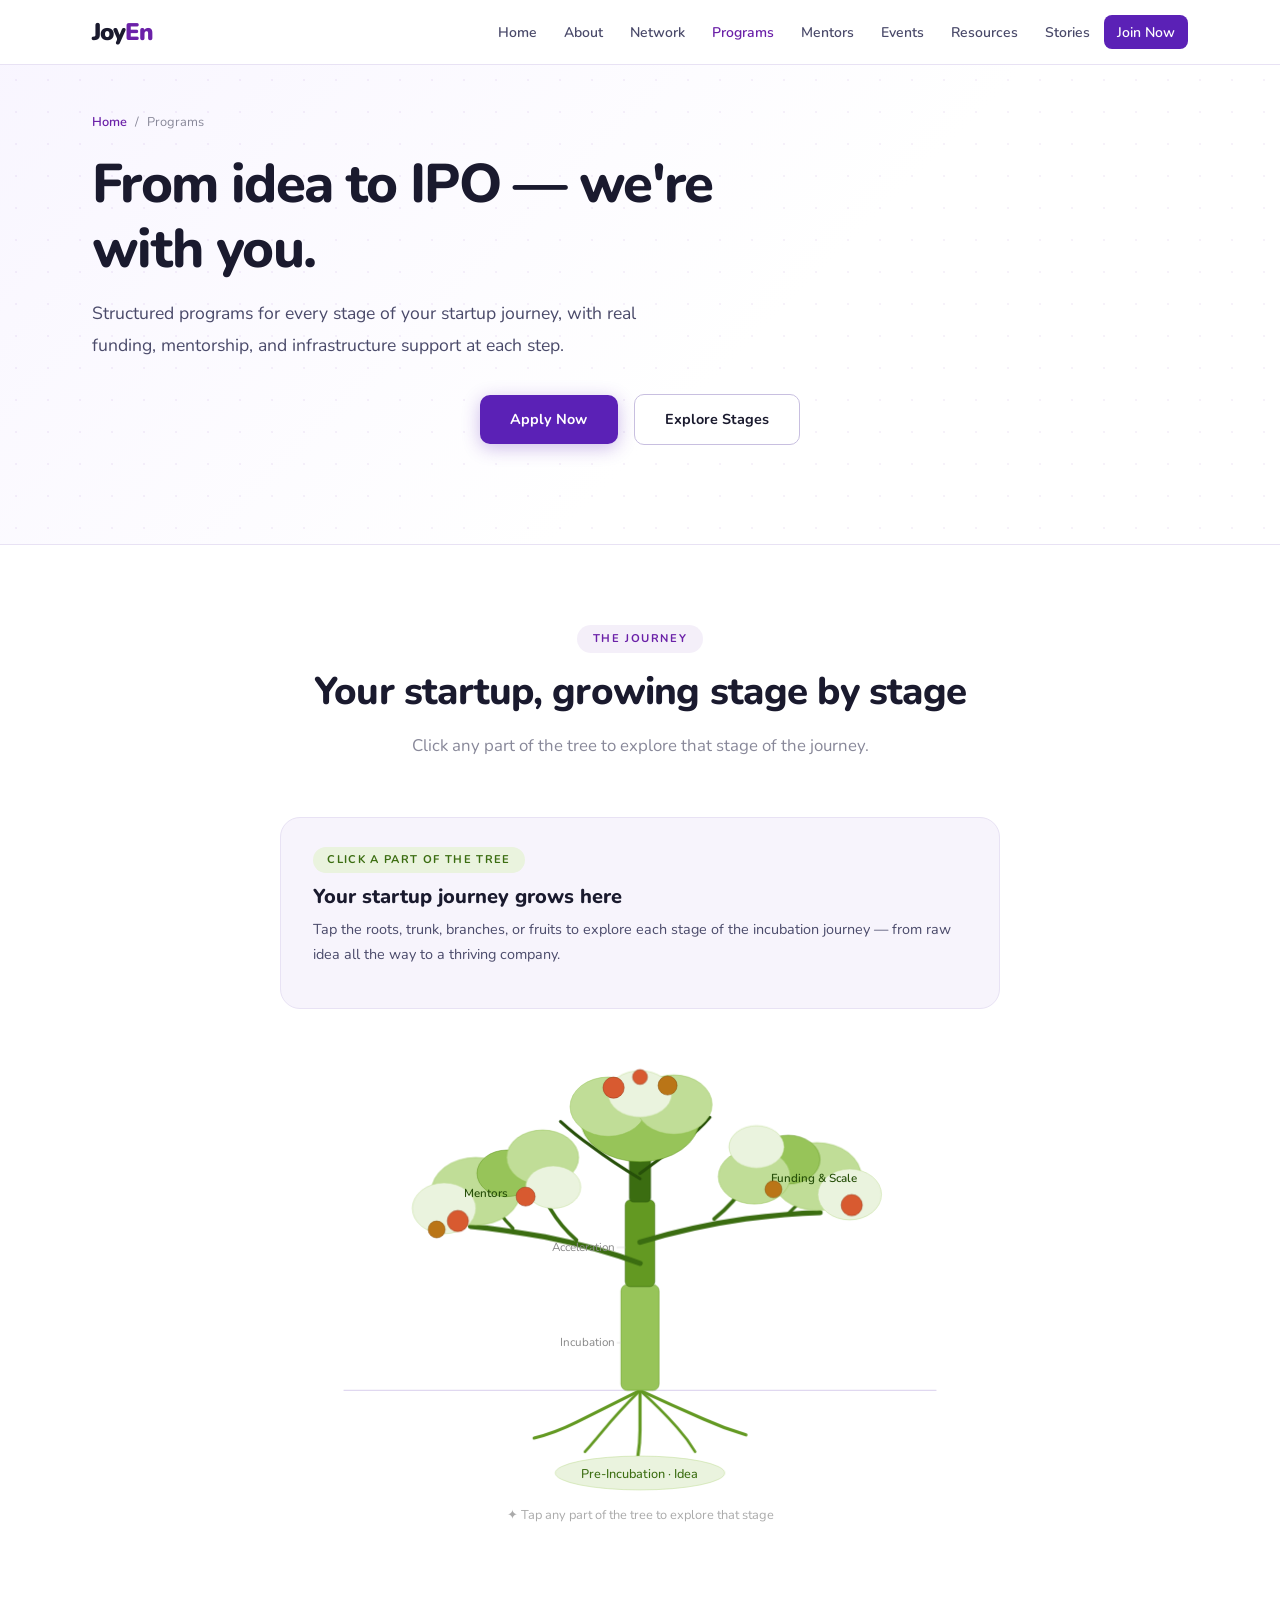
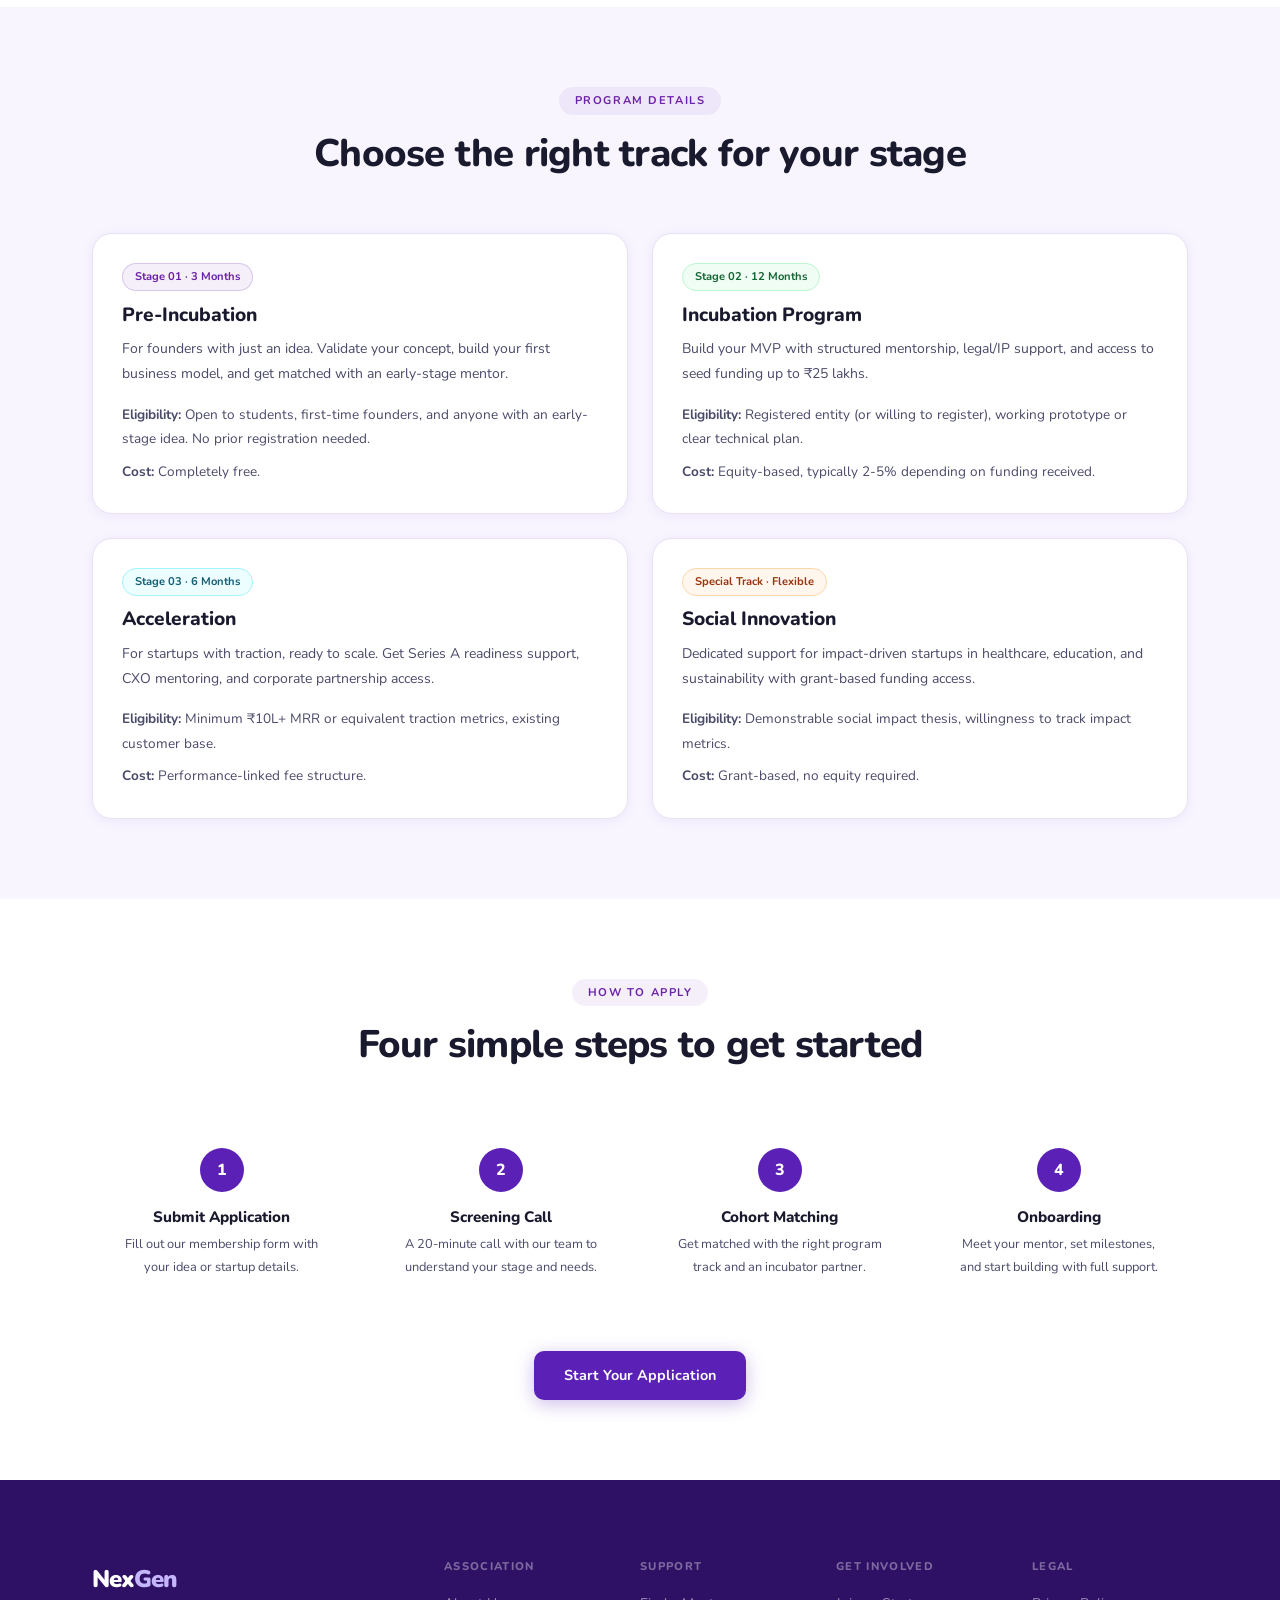
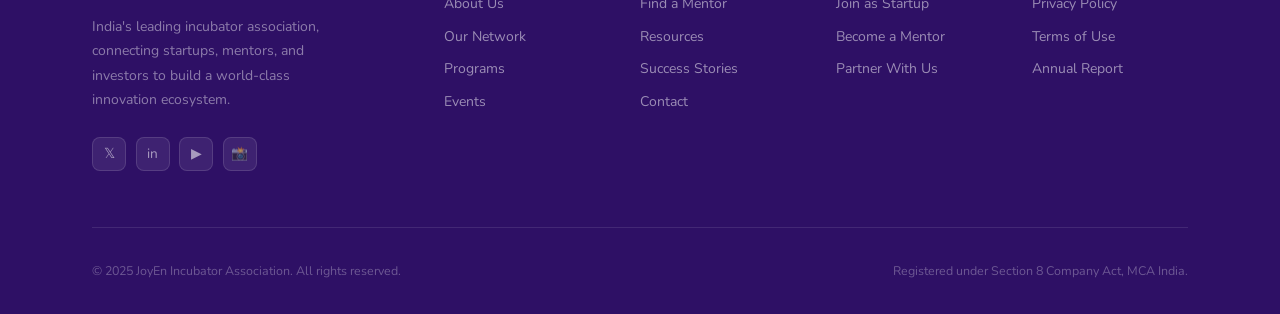
<file: programs.html>
<!DOCTYPE html>
<html lang="en">
<head>
<meta charset="UTF-8" />
<meta name="viewport" content="width=device-width, initial-scale=1.0" />
<title>Startup Support Programs — JoyEn Incubator Association</title>
<meta name="description" content="From pre-incubation to acceleration — explore JoyEn's structured startup support programs, eligibility, and application process." />
<link rel="preconnect" href="https://fonts.googleapis.com" />
<link href="https://fonts.googleapis.com/css2?family=Pacifico&family=Nunito:ital,wght@0,400;0,600;0,700;0,800;1,700&family=Caveat:wght@500;600;700&display=swap" rel="stylesheet" />
<link rel="stylesheet" href="css/style.css" />
</head>
<body>

<nav class="navbar" id="navbar">
  <div class="container nav-inner">
    <a href="index.html" class="logo"><span class="nex">Joy</span><span class="gen">En</span></a>
    <ul class="nav-links" id="navLinks">
      <li><a href="index.html">Home</a></li>
      <li><a href="about.html">About</a></li>
      <li><a href="network.html">Network</a></li>
      <li><a href="programs.html" class="active">Programs</a></li>
      <li><a href="mentors.html">Mentors</a></li>
      <li><a href="events.html">Events</a></li>
      <li><a href="resources.html">Resources</a></li>
      <li><a href="stories.html">Stories</a></li>
      <li><a href="contact.html" class="btn-nav">Join Now</a></li>
    </ul>
    <button class="hamburger" id="hamburger" aria-label="Toggle menu"><span></span><span></span><span></span></button>
  </div>
</nav>

<section class="page-hero">
  <div class="container">
    <div class="breadcrumb"><a href="index.html">Home</a><span>/</span><span>Programs</span></div>
    <h1>From idea to IPO — we're with you.</h1>
    <p>Structured programs for every stage of your startup journey, with real funding, mentorship, and infrastructure support at each step.</p>
    <div class="hero-cta">
      <a href="contact.html" class="btn btn-primary">Apply Now</a>
      <a href="#tree-section" class="btn btn-secondary">Explore Stages</a>
    </div>
  </div>
</section>

<section class="section" id="tree-section">
  <div class="container">
    <div class="section-header fade-in">
      <span class="section-tag">The Journey</span>
      <h2>Your startup, growing stage by stage</h2>
      <p>Click any part of the tree to explore that stage of the journey.</p>
    </div>

    <div id="stage-info">
      <div id="s-tag" class="stage-tag">Click a part of the tree</div>
      <h3 id="s-title">Your startup journey grows here</h3>
      <p id="s-desc">Tap the roots, trunk, branches, or fruits to explore each stage of the incubation journey — from raw idea all the way to a thriving company.</p>
      <div id="s-chips" class="stage-chips"></div>
    </div>

    <div id="tree-wrap">
      <svg id="tree" viewBox="0 0 680 430" xmlns="http://www.w3.org/2000/svg">
        <defs>
          <marker id="arr" viewBox="0 0 10 10" refX="8" refY="5" markerWidth="5" markerHeight="5" orient="auto-start-reverse">
            <path d="M2 1L8 5L2 9" fill="none" stroke="context-stroke" stroke-width="1.5" stroke-linecap="round" stroke-linejoin="round"/>
          </marker>
        </defs>
        <line x1="60" y1="330" x2="620" y2="330" stroke="#e0d8f0" stroke-width="1"/>

        <g id="roots" class="tree-node" onclick="showStage('roots')">
          <path d="M340 330 Q310 345 280 360 Q260 370 240 375" fill="none" stroke="#639922" stroke-width="3" stroke-linecap="round" class="root-line" style="animation-delay:.1s"/>
          <path d="M340 330 Q320 350 305 368 Q295 380 288 388" fill="none" stroke="#639922" stroke-width="2.5" stroke-linecap="round" class="root-line" style="animation-delay:.2s"/>
          <path d="M340 330 Q340 350 340 368 Q340 380 338 392" fill="none" stroke="#639922" stroke-width="3" stroke-linecap="round" class="root-line" style="animation-delay:.25s"/>
          <path d="M340 330 Q360 348 375 365 Q385 376 392 388" fill="none" stroke="#639922" stroke-width="2.5" stroke-linecap="round" class="root-line" style="animation-delay:.3s"/>
          <path d="M340 330 Q370 344 400 357 Q420 366 440 372" fill="none" stroke="#639922" stroke-width="3" stroke-linecap="round" class="root-line" style="animation-delay:.35s"/>
          <ellipse cx="340" cy="408" rx="80" ry="16" fill="#EAF3DE" stroke="#C0DD97" stroke-width="0.5" class="tree-appear" style="animation-delay:.5s"/>
          <text x="340" y="413" text-anchor="middle" fill="#3B6D11" font-size="12" font-weight="500" class="tree-appear" style="animation-delay:.5s">Pre-Incubation · Idea</text>
        </g>

        <g class="tree-node" onclick="showStage('incubation')" style="transform-origin:340px 330px;animation:growUp .6s .5s both ease-out">
          <rect x="322" y="230" width="36" height="100" rx="6" fill="#97C459" stroke="#639922" stroke-width="0.5"/>
        </g>
        <g class="tree-node" onclick="showStage('acceleration')" style="transform-origin:340px 230px;animation:growUp .6s .9s both ease-out">
          <rect x="326" y="150" width="28" height="82" rx="5" fill="#639922" stroke="#3B6D11" stroke-width="0.5"/>
        </g>
        <g style="transform-origin:340px 150px;animation:growUp .5s 1.2s both ease-out">
          <rect x="330" y="100" width="20" height="52" rx="4" fill="#3B6D11" stroke="#27500A" stroke-width="0.5"/>
        </g>

        <g style="transform-origin:340px 210px;animation:growUp .7s 1.4s both ease-out">
          <path d="M340 210 Q300 195 250 185 Q210 178 180 175" fill="none" stroke="#3B6D11" stroke-width="5" stroke-linecap="round"/>
          <path d="M280 188 Q265 175 255 158 Q248 145 245 128" fill="none" stroke="#3B6D11" stroke-width="3.5" stroke-linecap="round"/>
          <path d="M220 177 Q205 162 198 145 Q193 132 192 116" fill="none" stroke="#3B6D11" stroke-width="3" stroke-linecap="round"/>
        </g>
        <g style="transform-origin:340px 190px;animation:growUp .7s 1.4s both ease-out">
          <path d="M340 190 Q390 175 440 168 Q478 163 510 162" fill="none" stroke="#3B6D11" stroke-width="5" stroke-linecap="round"/>
          <path d="M410 168 Q430 152 440 134 Q447 120 448 104" fill="none" stroke="#3B6D11" stroke-width="3.5" stroke-linecap="round"/>
          <path d="M480 163 Q498 147 504 130 Q508 117 507 102" fill="none" stroke="#3B6D11" stroke-width="3" stroke-linecap="round"/>
        </g>
        <g style="transform-origin:340px 130px;animation:growUp .6s 1.6s both ease-out">
          <path d="M340 130 Q315 115 295 100 Q278 88 265 76" fill="none" stroke="#27500A" stroke-width="3" stroke-linecap="round"/>
          <path d="M340 125 Q360 110 380 96 Q396 84 406 72" fill="none" stroke="#27500A" stroke-width="3" stroke-linecap="round"/>
        </g>

        <g class="tree-node" onclick="showStage('mentors')">
          <ellipse cx="185" cy="142" rx="42" ry="32" fill="#C0DD97" stroke="#97C459" stroke-width="0.5" class="leaf" style="animation-delay:1.8s"/>
          <ellipse cx="155" cy="158" rx="30" ry="24" fill="#EAF3DE" stroke="#C0DD97" stroke-width="0.5" class="leaf" style="animation-delay:1.9s"/>
          <ellipse cx="214" cy="125" rx="28" ry="22" fill="#97C459" stroke="#639922" stroke-width="0.5" class="leaf" style="animation-delay:1.95s"/>
          <ellipse cx="248" cy="110" rx="34" ry="26" fill="#C0DD97" stroke="#97C459" stroke-width="0.5" class="leaf" style="animation-delay:2.0s"/>
          <ellipse cx="258" cy="138" rx="26" ry="20" fill="#EAF3DE" stroke="#C0DD97" stroke-width="0.5" class="leaf" style="animation-delay:2.05s"/>
          <text x="195" y="147" text-anchor="middle" fill="#27500A" font-size="11" font-weight="600" class="tree-appear" style="animation-delay:2.1s">Mentors</text>
        </g>
        <g class="tree-node" onclick="showStage('scale')">
          <ellipse cx="507" cy="128" rx="42" ry="32" fill="#C0DD97" stroke="#97C459" stroke-width="0.5" class="leaf" style="animation-delay:1.8s"/>
          <ellipse cx="538" cy="145" rx="30" ry="24" fill="#EAF3DE" stroke="#C0DD97" stroke-width="0.5" class="leaf" style="animation-delay:1.9s"/>
          <ellipse cx="480" cy="112" rx="30" ry="23" fill="#97C459" stroke="#639922" stroke-width="0.5" class="leaf" style="animation-delay:1.95s"/>
          <ellipse cx="448" cy="128" rx="34" ry="26" fill="#C0DD97" stroke="#97C459" stroke-width="0.5" class="leaf" style="animation-delay:2.0s"/>
          <ellipse cx="450" cy="100" rx="26" ry="20" fill="#EAF3DE" stroke="#C0DD97" stroke-width="0.5" class="leaf" style="animation-delay:2.05s"/>
          <text x="504" y="133" text-anchor="middle" fill="#27500A" font-size="11" font-weight="600" class="tree-appear" style="animation-delay:2.1s">Funding &amp; Scale</text>
        </g>
        <g class="tree-node" onclick="showStage('success')">
          <ellipse cx="340" cy="74" rx="56" ry="40" fill="#97C459" stroke="#639922" stroke-width="0.5" class="leaf" style="animation-delay:2.0s"/>
          <ellipse cx="310" cy="62" rx="36" ry="28" fill="#C0DD97" stroke="#97C459" stroke-width="0.5" class="leaf" style="animation-delay:2.1s"/>
          <ellipse cx="372" cy="60" rx="36" ry="28" fill="#C0DD97" stroke="#97C459" stroke-width="0.5" class="leaf" style="animation-delay:2.15s"/>
          <ellipse cx="340" cy="50" rx="30" ry="22" fill="#EAF3DE" stroke="#C0DD97" stroke-width="0.5" class="leaf" style="animation-delay:2.2s"/>
        </g>

        <circle cx="168" cy="170" r="10" fill="#D85A30" stroke="#993C1D" stroke-width="0.5" class="tree-node fruit" onclick="showStage('success')" style="animation-delay:2.5s"/>
        <circle cx="148" cy="178" r="8"  fill="#BA7517" stroke="#854F0B" stroke-width="0.5" class="tree-node fruit" onclick="showStage('success')" style="animation-delay:2.6s"/>
        <circle cx="232" cy="147" r="9"  fill="#D85A30" stroke="#993C1D" stroke-width="0.5" class="tree-node fruit" onclick="showStage('success')" style="animation-delay:2.55s"/>
        <circle cx="540" cy="155" r="10" fill="#D85A30" stroke="#993C1D" stroke-width="0.5" class="tree-node fruit" onclick="showStage('success')" style="animation-delay:2.5s"/>
        <circle cx="466" cy="140" r="8"  fill="#BA7517" stroke="#854F0B" stroke-width="0.5" class="tree-node fruit" onclick="showStage('success')" style="animation-delay:2.6s"/>
        <circle cx="315" cy="44"  r="10" fill="#D85A30" stroke="#993C1D" stroke-width="0.5" class="tree-node fruit" onclick="showStage('success')" style="animation-delay:2.4s"/>
        <circle cx="366" cy="42"  r="9"  fill="#BA7517" stroke="#854F0B" stroke-width="0.5" class="tree-node fruit" onclick="showStage('success')" style="animation-delay:2.45s"/>
        <circle cx="340" cy="34"  r="7"  fill="#D85A30" stroke="#993C1D" stroke-width="0.5" class="tree-node fruit" onclick="showStage('success')" style="animation-delay:2.5s"/>

        <text x="316" y="288" text-anchor="end" fill="#888" font-size="11" class="tree-appear" style="animation-delay:1.1s">Incubation</text>
        <line x1="318" y1="285" x2="322" y2="285" stroke="#ccc" stroke-width="0.5" class="tree-appear" style="animation-delay:1.1s"/>
        <text x="316" y="198" text-anchor="end" fill="#888" font-size="11" class="tree-appear" style="animation-delay:1.3s">Acceleration</text>
        <line x1="318" y1="195" x2="326" y2="195" stroke="#ccc" stroke-width="0.5" class="tree-appear" style="animation-delay:1.3s"/>
      </svg>
      <p id="tree-hint">✦ Tap any part of the tree to explore that stage</p>
    </div>
  </div>
</section>

<section class="section section-soft">
  <div class="container">
    <div class="section-header fade-in">
      <span class="section-tag">Program Details</span>
      <h2>Choose the right track for your stage</h2>
    </div>
    <div class="grid-2 fade-in" style="gap:1.5rem;">
      <div class="card">
        <span class="tag" style="margin-bottom:.8rem;">Stage 01 · 3 Months</span>
        <h3>Pre-Incubation</h3>
        <p style="margin-bottom:1rem;">For founders with just an idea. Validate your concept, build your first business model, and get matched with an early-stage mentor.</p>
        <p style="font-size:.85rem;"><strong>Eligibility:</strong> Open to students, first-time founders, and anyone with an early-stage idea. No prior registration needed.</p>
        <p style="font-size:.85rem;margin-top:.5rem;"><strong>Cost:</strong> Completely free.</p>
      </div>
      <div class="card">
        <span class="tag tag-green" style="margin-bottom:.8rem;">Stage 02 · 12 Months</span>
        <h3>Incubation Program</h3>
        <p style="margin-bottom:1rem;">Build your MVP with structured mentorship, legal/IP support, and access to seed funding up to ₹25 lakhs.</p>
        <p style="font-size:.85rem;"><strong>Eligibility:</strong> Registered entity (or willing to register), working prototype or clear technical plan.</p>
        <p style="font-size:.85rem;margin-top:.5rem;"><strong>Cost:</strong> Equity-based, typically 2-5% depending on funding received.</p>
      </div>
      <div class="card">
        <span class="tag tag-teal" style="margin-bottom:.8rem;">Stage 03 · 6 Months</span>
        <h3>Acceleration</h3>
        <p style="margin-bottom:1rem;">For startups with traction, ready to scale. Get Series A readiness support, CXO mentoring, and corporate partnership access.</p>
        <p style="font-size:.85rem;"><strong>Eligibility:</strong> Minimum ₹10L+ MRR or equivalent traction metrics, existing customer base.</p>
        <p style="font-size:.85rem;margin-top:.5rem;"><strong>Cost:</strong> Performance-linked fee structure.</p>
      </div>
      <div class="card">
        <span class="tag tag-orange" style="margin-bottom:.8rem;">Special Track · Flexible</span>
        <h3>Social Innovation</h3>
        <p style="margin-bottom:1rem;">Dedicated support for impact-driven startups in healthcare, education, and sustainability with grant-based funding access.</p>
        <p style="font-size:.85rem;"><strong>Eligibility:</strong> Demonstrable social impact thesis, willingness to track impact metrics.</p>
        <p style="font-size:.85rem;margin-top:.5rem;"><strong>Cost:</strong> Grant-based, no equity required.</p>
      </div>
    </div>
  </div>
</section>

<section class="section">
  <div class="container">
    <div class="section-header fade-in">
      <span class="section-tag">How to Apply</span>
      <h2>Four simple steps to get started</h2>
    </div>
    <div class="steps-row fade-in">
      <div class="step-box"><div class="step-num">1</div><h4>Submit Application</h4><p>Fill out our membership form with your idea or startup details.</p></div>
      <div class="step-box"><div class="step-num">2</div><h4>Screening Call</h4><p>A 20-minute call with our team to understand your stage and needs.</p></div>
      <div class="step-box"><div class="step-num">3</div><h4>Cohort Matching</h4><p>Get matched with the right program track and an incubator partner.</p></div>
      <div class="step-box"><div class="step-num">4</div><h4>Onboarding</h4><p>Meet your mentor, set milestones, and start building with full support.</p></div>
    </div>
    <div style="text-align:center;margin-top:3rem;">
      <a href="contact.html" class="btn btn-primary">Start Your Application</a>
    </div>
  </div>
</section>

<style>
  #stage-info { max-width: 720px; margin: 0 auto 2rem; background: #f7f4fc; border: 1px solid #e8e2f4; border-radius: 20px; padding: 1.75rem 2rem; min-height: 140px; transition: opacity .3s ease, transform .3s ease; }
  .stage-tag { display: inline-block; font-size: .7rem; font-weight: 700; letter-spacing: .12em; text-transform: uppercase; background: #EAF3DE; color: #3B6D11; padding: .28rem .9rem; border-radius: 100px; margin-bottom: .75rem; }
  #stage-info h3 { font-size: 1.25rem; font-weight: 800; color: #1a1a2e; margin-bottom: .5rem; }
  #stage-info p { font-size: .9rem; color: #4a4a6a; line-height: 1.7; margin-bottom: .85rem; }
  .stage-chips { display: flex; flex-wrap: wrap; gap: 6px; }
  .stage-chips .chip { font-size: .75rem; padding: .28rem .85rem; border-radius: 100px; background: white; border: 1px solid #e0d8f0; color: #4a4a6a; font-weight: 600; }
  #tree-wrap { max-width: 720px; margin: 0 auto; position: relative; }
  #tree { width: 100%; display: block; }
  #tree-hint { text-align: center; font-size: .8rem; color: #aaa; margin-top: .5rem; animation: treePulse 2.5s ease-in-out infinite; }
  .tree-node { cursor: pointer; transition: filter .2s; }
  .tree-node:hover { filter: brightness(1.1) drop-shadow(0 0 6px rgba(99,153,34,.4)); }
  @keyframes growUp { from { transform: scaleY(0); opacity: 0; } to { transform: scaleY(1); opacity: 1; } }
  @keyframes leafPop { 0% { transform: scale(0) rotate(-20deg); opacity: 0; } 70% { transform: scale(1.15) rotate(4deg); opacity: 1; } 100% { transform: scale(1) rotate(0deg); opacity: 1; } }
  @keyframes fruitDrop { 0% { transform: scale(0); opacity: 0; } 60% { transform: scale(1.2); opacity: 1; } 100% { transform: scale(1); opacity: 1; } }
  @keyframes rootSpread { from { stroke-dashoffset: 200; opacity: 0; } to { stroke-dashoffset: 0; opacity: 1; } }
  @keyframes treeFadeIn { from { opacity: 0; transform: translateY(8px); } to { opacity: 1; transform: translateY(0); } }
  @keyframes treePulse { 0%,100% { opacity: .5; } 50% { opacity: 1; } }
  .root-line { stroke-dasharray: 200; animation: rootSpread .9s both ease-out; }
  .leaf { transform-origin: center; animation: leafPop .5s both; }
  .fruit { animation: fruitDrop .5s both; }
  .tree-appear { animation: treeFadeIn .5s both; }
</style>

<footer class="footer">
  <div class="container">
    <div class="footer-grid">
      <div class="footer-brand">
        <span class="logo"><span class="nex">Nex</span><span class="gen">Gen</span></span>
        <p>India's leading incubator association, connecting startups, mentors, and investors to build a world-class innovation ecosystem.</p>
        <div class="social-links"><a href="#">𝕏</a><a href="#">in</a><a href="#">▶</a><a href="#">📸</a></div>
      </div>
      <div class="footer-col"><h5>Association</h5><a href="about.html">About Us</a><a href="network.html">Our Network</a><a href="programs.html">Programs</a><a href="events.html">Events</a></div>
      <div class="footer-col"><h5>Support</h5><a href="mentors.html">Find a Mentor</a><a href="resources.html">Resources</a><a href="stories.html">Success Stories</a><a href="contact.html">Contact</a></div>
      <div class="footer-col"><h5>Get Involved</h5><a href="contact.html">Join as Startup</a><a href="mentors.html">Become a Mentor</a><a href="contact.html">Partner With Us</a></div>
      <div class="footer-col"><h5>Legal</h5><a href="#">Privacy Policy</a><a href="#">Terms of Use</a><a href="#">Annual Report</a></div>
    </div>
    <div class="footer-bottom">
      <p>© 2025 JoyEn Incubator Association. All rights reserved.</p>
      <p>Registered under Section 8 Company Act, MCA India.</p>
    </div>
  </div>
</footer>

<script src="js/main.js"></script>
<script>
  const treeStages = {
    roots: { tag: 'Stage 01 · Roots', tagBg: '#EAF3DE', tagColor: '#3B6D11', title: 'Pre-Incubation — Where Every Idea Begins', desc: 'The roots hold everything. Before a single line of code or rupee invested, your idea needs validation. This stage grounds your concept in reality with free access to workshops and mentors.', chips: ['Idea validation workshops', 'Business model canvas', 'Market research tools', 'Co-working space access', '3 Months', 'Completely Free'] },
    incubation: { tag: 'Stage 02 · Trunk', tagBg: '#C0DD97', tagColor: '#27500A', title: 'Incubation Program — Building the Core', desc: 'The trunk is your backbone. Your MVP takes shape here with expert support, lab infrastructure, legal guidance, and your first real investors entering the picture.', chips: ['MVP development support', 'Legal & IP guidance', 'Seed funding up to ₹25L', 'Investor introductions', '12 Months', 'Equity-based'] },
    acceleration: { tag: 'Stage 03 · Growth', tagBg: '#9FE1CB', tagColor: '#085041', title: 'Acceleration — Branches Spreading Wide', desc: 'Like branches reaching for light, this stage is about expanding fast. Market access, Series A readiness, CXO-level mentorship, and corporate partnerships happen here.', chips: ['Series A/B readiness', 'Global market access', 'CXO-level mentoring', 'Corporate partnerships', '6 Months', 'Performance-linked'] },
    mentors: { tag: 'Left Branch · Mentors', tagBg: '#E1F5EE', tagColor: '#0F6E56', title: 'Mentor & Expert Network — 120+ Advisors', desc: 'Every healthy tree needs sunlight. Our mentors are your sunlight — proven founders, CXOs, and domain experts in SaaS, FinTech, AI/ML, D2C growth and more.', chips: ['Rajesh Kumar · SaaS', 'Ananya Joshi · FinTech', 'Mohan Sharma · AI/ML', 'Lavanya Patel · Growth', 'Weekly 1-on-1s', 'Domain matched'] },
    scale: { tag: 'Right Branch · Funding', tagBg: '#EEEDFE', tagColor: '#3C3489', title: 'Funding & Scale — The Right Branch', desc: 'The right side reaches toward capital. VC introductions, government grants, CSR funding, international market access, and corporate partnership deals all live here.', chips: ['Angel investors', 'VC introductions', 'Government grants', 'CSR funding', 'International expansion', 'Partnership deals'] },
    success: { tag: 'Fruits · Success Stories', tagBg: '#FAECE7', tagColor: '#993C1D', title: 'Success Stories — The Fruits of the Journey', desc: 'Every fruit is a startup that made it. AgroMind AI at ₹600 Cr, MedQuick Health in 5 countries, EduBridge reaching 2M learners — all grown right here in our ecosystem.', chips: ['AgroMind AI · ₹600 Cr', 'MedQuick Health · Series B', 'EduBridge · 2M learners', '340+ startups supported', '₹280 Cr raised', '48 incubators'] }
  };
  function showStage(key) {
    const s = treeStages[key];
    const info = document.getElementById('stage-info');
    info.style.opacity = '0'; info.style.transform = 'translateY(8px)';
    setTimeout(() => {
      document.getElementById('s-tag').textContent = s.tag;
      document.getElementById('s-tag').style.background = s.tagBg;
      document.getElementById('s-tag').style.color = s.tagColor;
      document.getElementById('s-title').textContent = s.title;
      document.getElementById('s-desc').textContent = s.desc;
      document.getElementById('s-chips').innerHTML = s.chips.map(c => `<span class="chip">${c}</span>`).join('');
      info.style.transition = 'opacity .3s ease, transform .3s ease';
      info.style.opacity = '1'; info.style.transform = 'translateY(0)';
      document.getElementById('tree-hint').style.display = 'none';
    }, 200);
  }
</script>
</body>
</html>
</file>
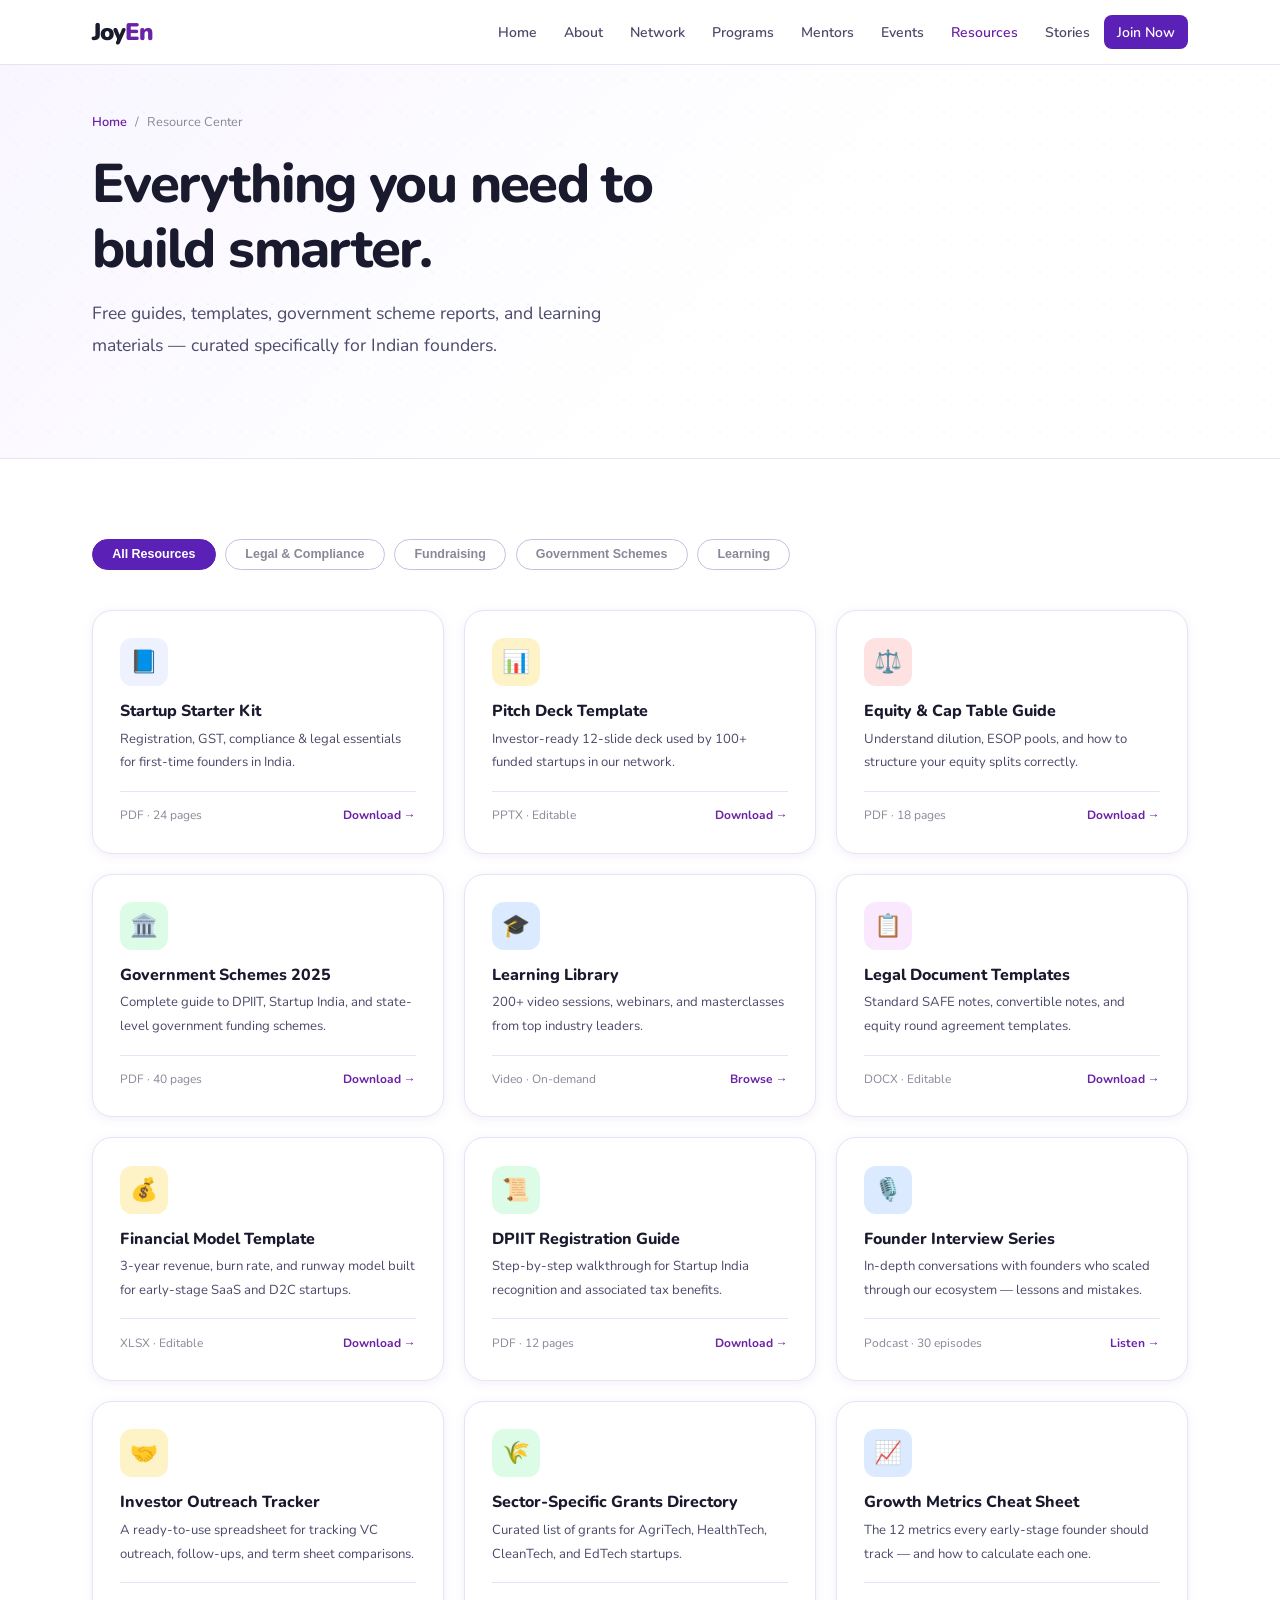
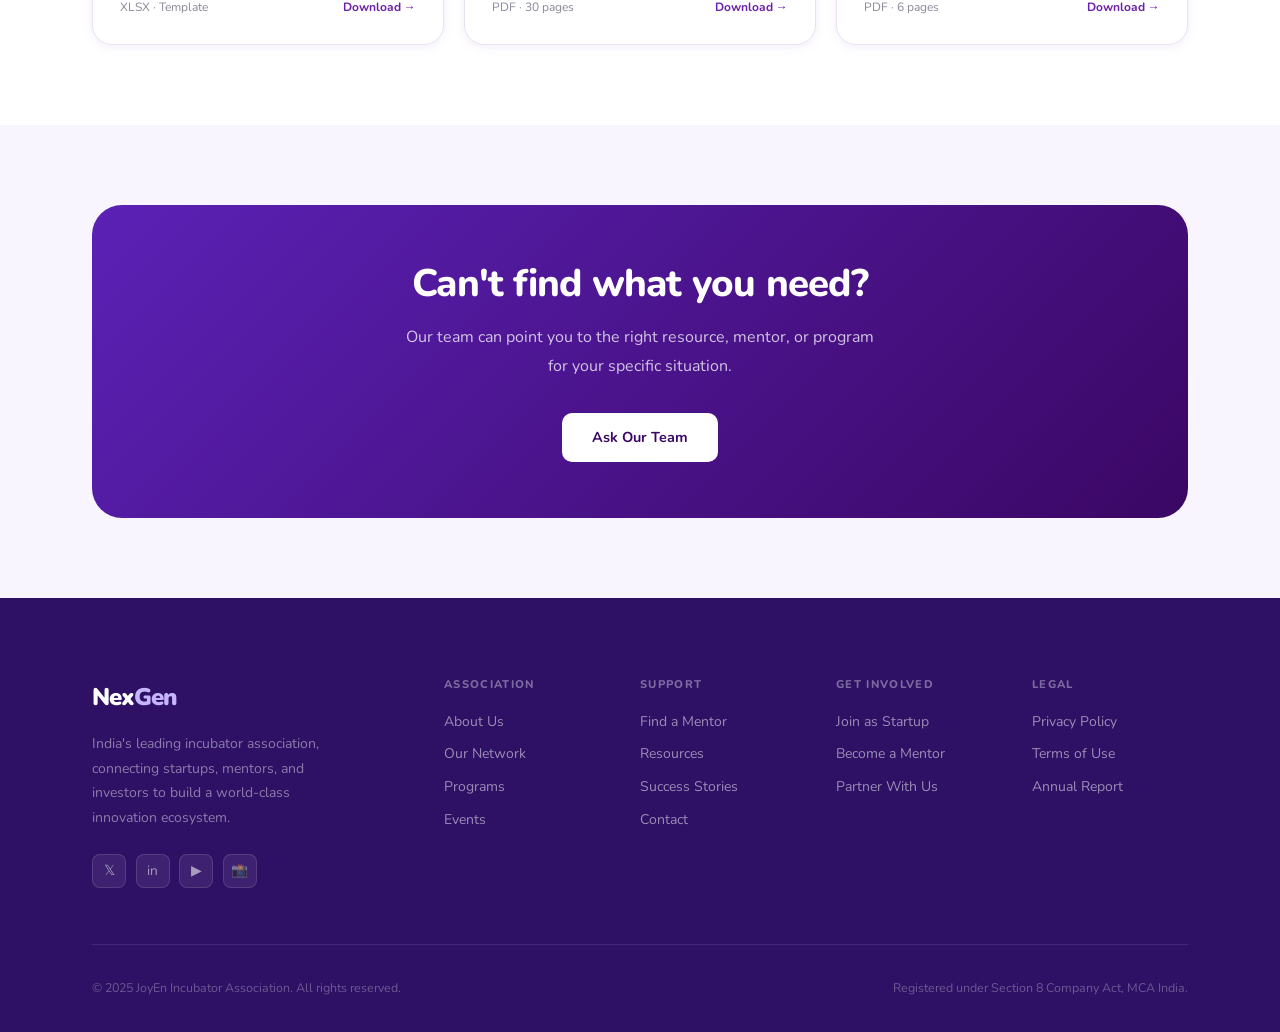
<file: resources.html>
<!DOCTYPE html>
<html lang="en">
<head>
<meta charset="UTF-8" />
<meta name="viewport" content="width=device-width, initial-scale=1.0" />
<title>Resource Center — JoyEn Incubator Association</title>
<meta name="description" content="Free startup guides, templates, government scheme reports, and learning materials for Indian founders." />
<link rel="preconnect" href="https://fonts.googleapis.com" />
<link href="https://fonts.googleapis.com/css2?family=Pacifico&family=Nunito:ital,wght@0,400;0,600;0,700;0,800;1,700&family=Caveat:wght@500;600;700&display=swap" rel="stylesheet" />
<link rel="stylesheet" href="css/style.css" />
</head>
<body>

<nav class="navbar" id="navbar">
  <div class="container nav-inner">
    <a href="index.html" class="logo"><span class="nex">Joy</span><span class="gen">En</span></a>
    <ul class="nav-links" id="navLinks">
      <li><a href="index.html">Home</a></li>
      <li><a href="about.html">About</a></li>
      <li><a href="network.html">Network</a></li>
      <li><a href="programs.html">Programs</a></li>
      <li><a href="mentors.html">Mentors</a></li>
      <li><a href="events.html">Events</a></li>
      <li><a href="resources.html" class="active">Resources</a></li>
      <li><a href="stories.html">Stories</a></li>
      <li><a href="contact.html" class="btn-nav">Join Now</a></li>
    </ul>
    <button class="hamburger" id="hamburger" aria-label="Toggle menu"><span></span><span></span><span></span></button>
  </div>
</nav>

<section class="page-hero">
  <div class="container">
    <div class="breadcrumb"><a href="index.html">Home</a><span>/</span><span>Resource Center</span></div>
    <h1>Everything you need to build smarter.</h1>
    <p>Free guides, templates, government scheme reports, and learning materials — curated specifically for Indian founders.</p>
  </div>
</section>

<section class="section">
  <div class="container">

    <div class="resource-cats fade-in" id="resCats">
      <button class="tab active" data-c="all" onclick="filterRes('all')">All Resources</button>
      <button class="tab" data-c="Legal" onclick="filterRes('Legal')">Legal & Compliance</button>
      <button class="tab" data-c="Fundraising" onclick="filterRes('Fundraising')">Fundraising</button>
      <button class="tab" data-c="Government" onclick="filterRes('Government')">Government Schemes</button>
      <button class="tab" data-c="Learning" onclick="filterRes('Learning')">Learning</button>
    </div>

    <div class="resources-grid fade-in" id="resGrid">

      <div class="resource-card" data-cat="Legal">
        <div class="res-icon-box" style="background:#eef2ff;">📘</div>
        <h4>Startup Starter Kit</h4>
        <p class="desc">Registration, GST, compliance & legal essentials for first-time founders in India.</p>
        <div class="meta-row"><span>PDF · 24 pages</span><a href="#" class="dl">Download →</a></div>
      </div>

      <div class="resource-card" data-cat="Fundraising">
        <div class="res-icon-box" style="background:#fef3c7;">📊</div>
        <h4>Pitch Deck Template</h4>
        <p class="desc">Investor-ready 12-slide deck used by 100+ funded startups in our network.</p>
        <div class="meta-row"><span>PPTX · Editable</span><a href="#" class="dl">Download →</a></div>
      </div>

      <div class="resource-card" data-cat="Legal">
        <div class="res-icon-box" style="background:#fee2e2;">⚖️</div>
        <h4>Equity & Cap Table Guide</h4>
        <p class="desc">Understand dilution, ESOP pools, and how to structure your equity splits correctly.</p>
        <div class="meta-row"><span>PDF · 18 pages</span><a href="#" class="dl">Download →</a></div>
      </div>

      <div class="resource-card" data-cat="Government">
        <div class="res-icon-box" style="background:#dcfce7;">🏛️</div>
        <h4>Government Schemes 2025</h4>
        <p class="desc">Complete guide to DPIIT, Startup India, and state-level government funding schemes.</p>
        <div class="meta-row"><span>PDF · 40 pages</span><a href="#" class="dl">Download →</a></div>
      </div>

      <div class="resource-card" data-cat="Learning">
        <div class="res-icon-box" style="background:#dbeafe;">🎓</div>
        <h4>Learning Library</h4>
        <p class="desc">200+ video sessions, webinars, and masterclasses from top industry leaders.</p>
        <div class="meta-row"><span>Video · On-demand</span><a href="#" class="dl">Browse →</a></div>
      </div>

      <div class="resource-card" data-cat="Legal">
        <div class="res-icon-box" style="background:#fae8ff;">📋</div>
        <h4>Legal Document Templates</h4>
        <p class="desc">Standard SAFE notes, convertible notes, and equity round agreement templates.</p>
        <div class="meta-row"><span>DOCX · Editable</span><a href="#" class="dl">Download →</a></div>
      </div>

      <div class="resource-card" data-cat="Fundraising">
        <div class="res-icon-box" style="background:#fef3c7;">💰</div>
        <h4>Financial Model Template</h4>
        <p class="desc">3-year revenue, burn rate, and runway model built for early-stage SaaS and D2C startups.</p>
        <div class="meta-row"><span>XLSX · Editable</span><a href="#" class="dl">Download →</a></div>
      </div>

      <div class="resource-card" data-cat="Government">
        <div class="res-icon-box" style="background:#dcfce7;">📜</div>
        <h4>DPIIT Registration Guide</h4>
        <p class="desc">Step-by-step walkthrough for Startup India recognition and associated tax benefits.</p>
        <div class="meta-row"><span>PDF · 12 pages</span><a href="#" class="dl">Download →</a></div>
      </div>

      <div class="resource-card" data-cat="Learning">
        <div class="res-icon-box" style="background:#dbeafe;">🎙️</div>
        <h4>Founder Interview Series</h4>
        <p class="desc">In-depth conversations with founders who scaled through our ecosystem — lessons and mistakes.</p>
        <div class="meta-row"><span>Podcast · 30 episodes</span><a href="#" class="dl">Listen →</a></div>
      </div>

      <div class="resource-card" data-cat="Fundraising">
        <div class="res-icon-box" style="background:#fef3c7;">🤝</div>
        <h4>Investor Outreach Tracker</h4>
        <p class="desc">A ready-to-use spreadsheet for tracking VC outreach, follow-ups, and term sheet comparisons.</p>
        <div class="meta-row"><span>XLSX · Template</span><a href="#" class="dl">Download →</a></div>
      </div>

      <div class="resource-card" data-cat="Government">
        <div class="res-icon-box" style="background:#dcfce7;">🌾</div>
        <h4>Sector-Specific Grants Directory</h4>
        <p class="desc">Curated list of grants for AgriTech, HealthTech, CleanTech, and EdTech startups.</p>
        <div class="meta-row"><span>PDF · 30 pages</span><a href="#" class="dl">Download →</a></div>
      </div>

      <div class="resource-card" data-cat="Learning">
        <div class="res-icon-box" style="background:#dbeafe;">📈</div>
        <h4>Growth Metrics Cheat Sheet</h4>
        <p class="desc">The 12 metrics every early-stage founder should track — and how to calculate each one.</p>
        <div class="meta-row"><span>PDF · 6 pages</span><a href="#" class="dl">Download →</a></div>
      </div>

    </div>
  </div>
</section>

<section class="section section-soft">
  <div class="container">
    <div class="cta-banner fade-in">
      <h2>Can't find what you need?</h2>
      <p>Our team can point you to the right resource, mentor, or program for your specific situation.</p>
      <a href="contact.html" class="btn btn-secondary">Ask Our Team</a>
    </div>
  </div>
</section>

<footer class="footer">
  <div class="container">
    <div class="footer-grid">
      <div class="footer-brand">
        <span class="logo"><span class="nex">Nex</span><span class="gen">Gen</span></span>
        <p>India's leading incubator association, connecting startups, mentors, and investors to build a world-class innovation ecosystem.</p>
        <div class="social-links"><a href="#">𝕏</a><a href="#">in</a><a href="#">▶</a><a href="#">📸</a></div>
      </div>
      <div class="footer-col"><h5>Association</h5><a href="about.html">About Us</a><a href="network.html">Our Network</a><a href="programs.html">Programs</a><a href="events.html">Events</a></div>
      <div class="footer-col"><h5>Support</h5><a href="mentors.html">Find a Mentor</a><a href="resources.html">Resources</a><a href="stories.html">Success Stories</a><a href="contact.html">Contact</a></div>
      <div class="footer-col"><h5>Get Involved</h5><a href="contact.html">Join as Startup</a><a href="mentors.html">Become a Mentor</a><a href="contact.html">Partner With Us</a></div>
      <div class="footer-col"><h5>Legal</h5><a href="#">Privacy Policy</a><a href="#">Terms of Use</a><a href="#">Annual Report</a></div>
    </div>
    <div class="footer-bottom">
      <p>© 2025 JoyEn Incubator Association. All rights reserved.</p>
      <p>Registered under Section 8 Company Act, MCA India.</p>
    </div>
  </div>
</footer>

<script src="js/main.js"></script>
<script>
  function filterRes(cat) {
    document.querySelectorAll('#resCats .tab').forEach(t => t.classList.toggle('active', t.dataset.c === cat));
    document.querySelectorAll('#resGrid .resource-card').forEach(card => {
      card.style.display = (cat === 'all' || card.dataset.cat === cat) ? '' : 'none';
    });
  }
</script>
</body>
</html>
</file>
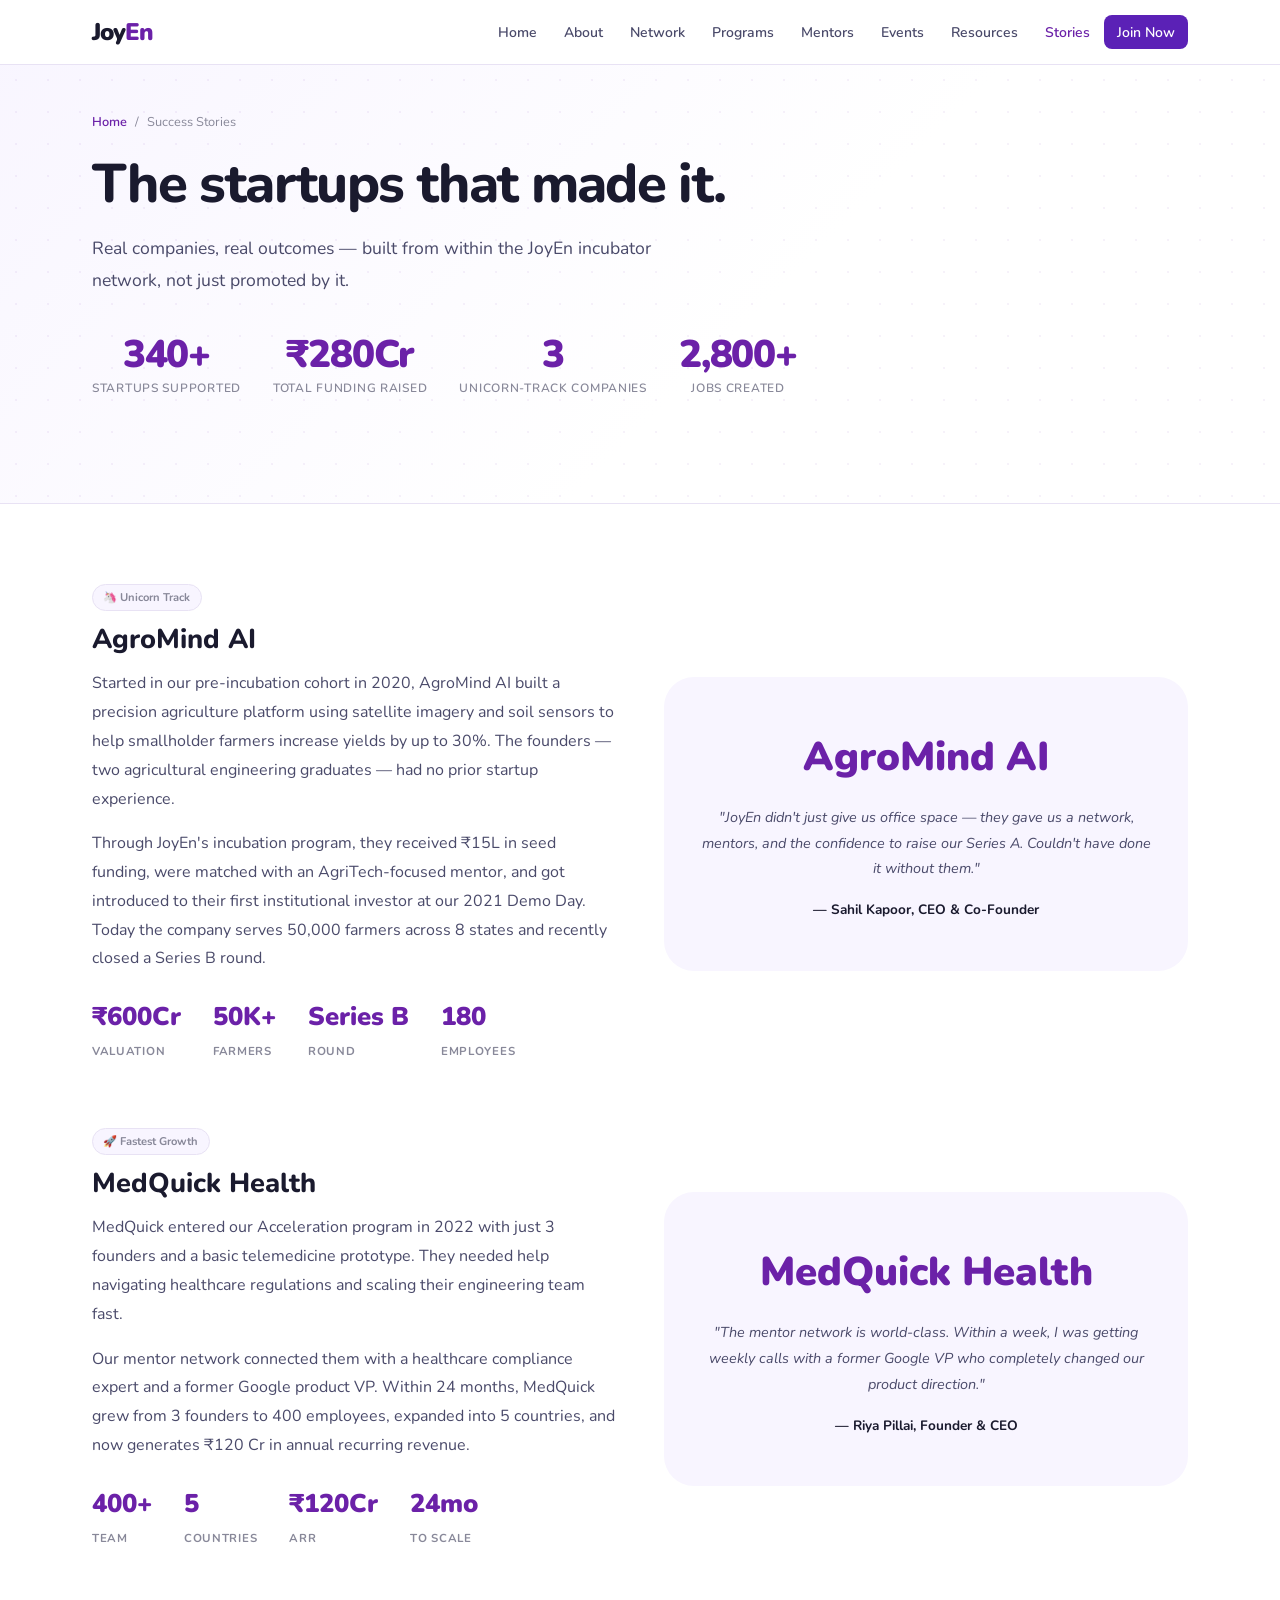
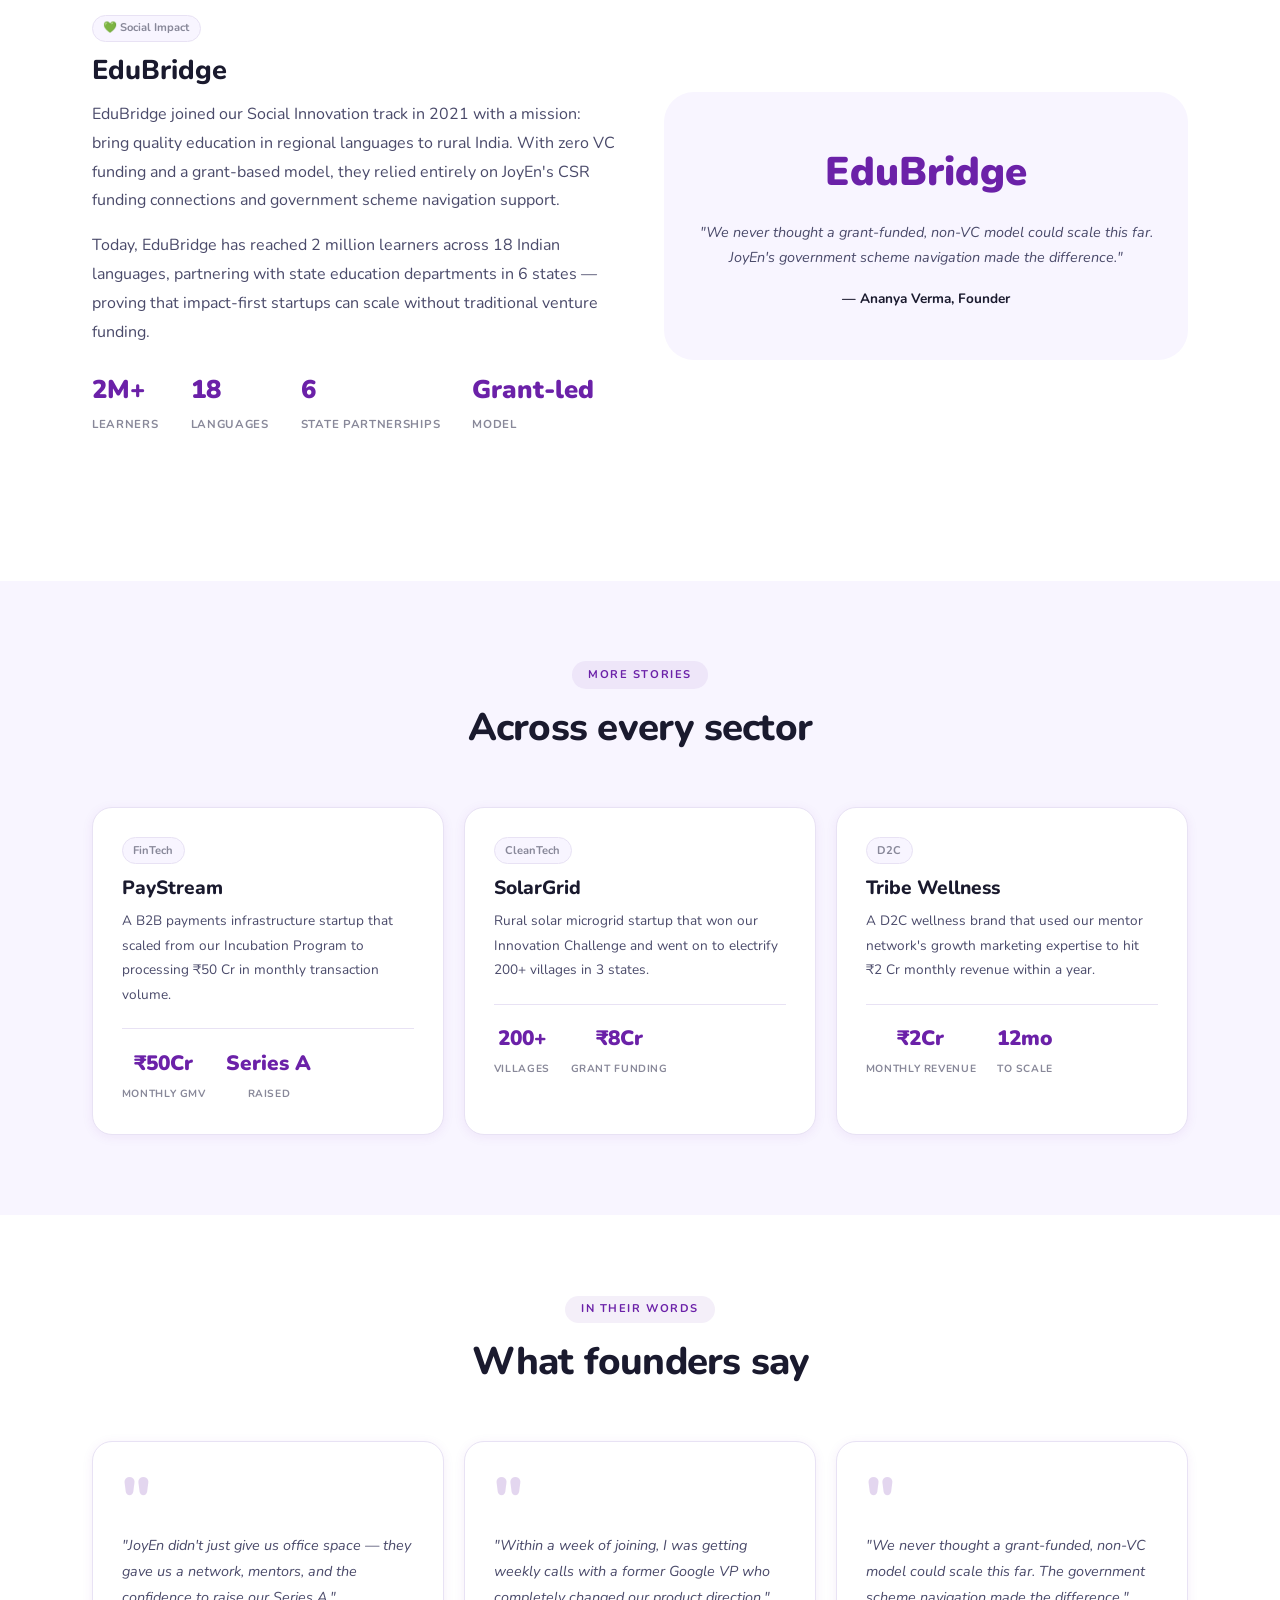
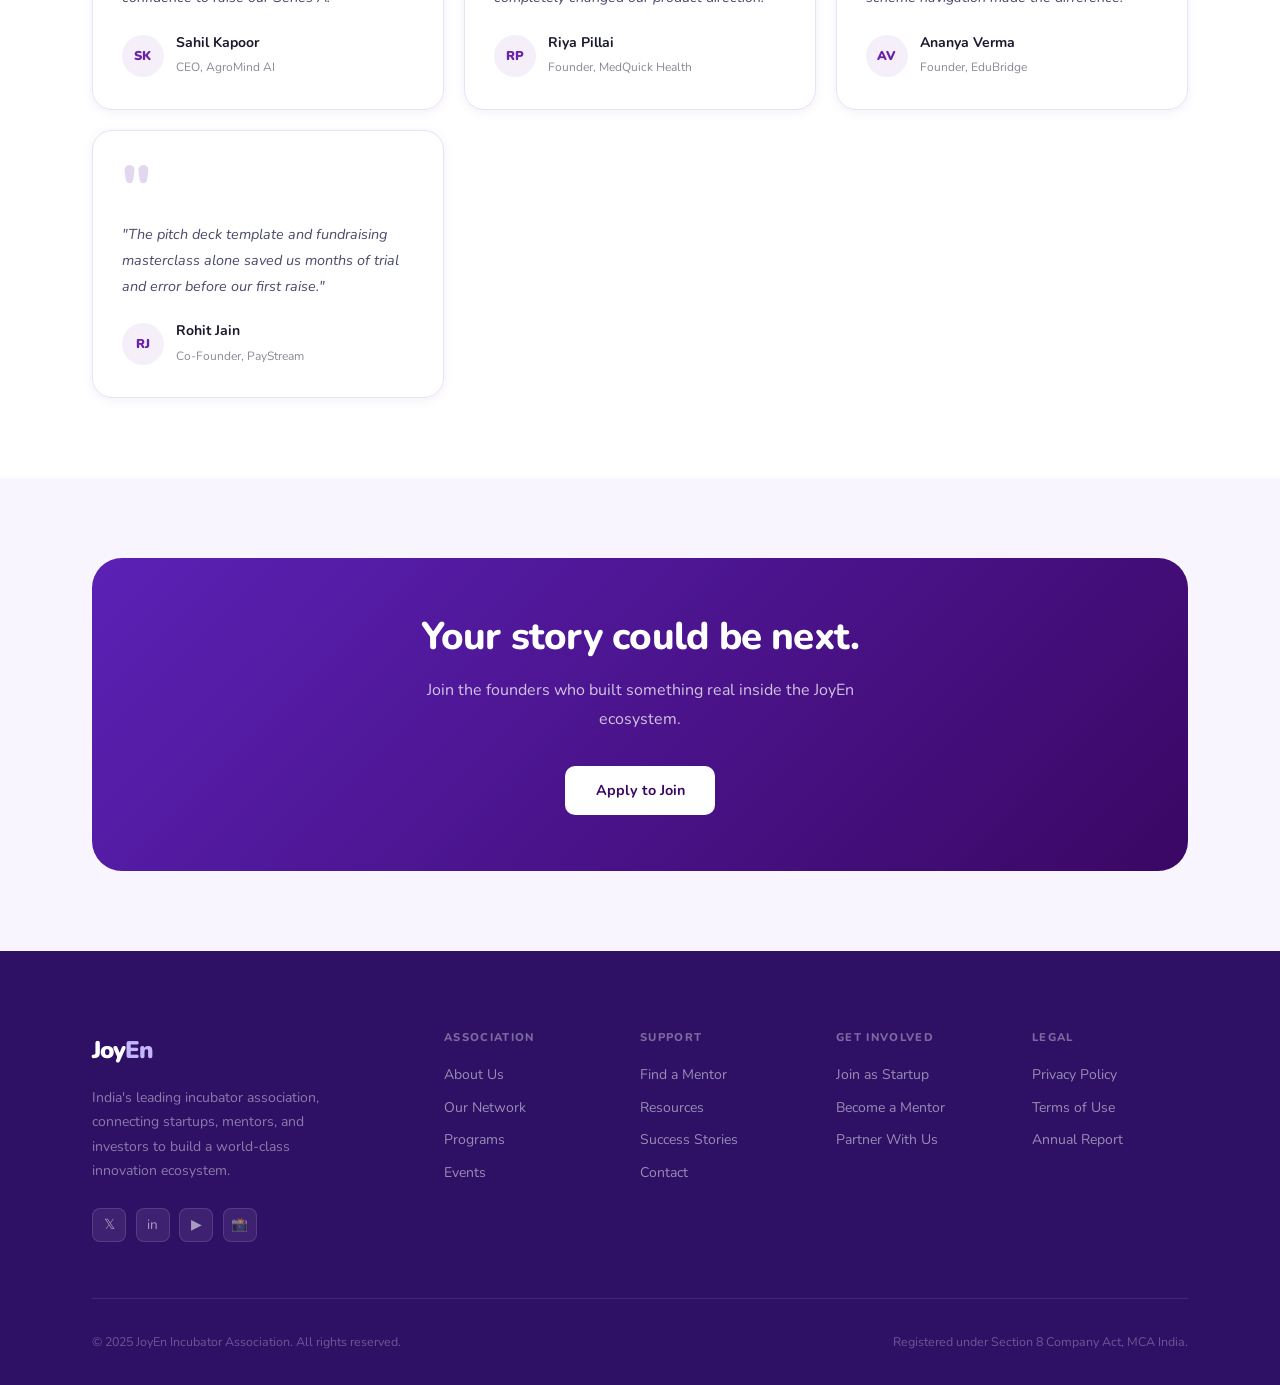
<file: stories.html>
<!DOCTYPE html>
<html lang="en">
<head>
<meta charset="UTF-8" />
<meta name="viewport" content="width=device-width, initial-scale=1.0" />
<title>Success Stories — JoyEn Incubator Association</title>
<meta name="description" content="Real startups, real outcomes — case studies and testimonials from companies built inside the JoyEn ecosystem." />
<link rel="preconnect" href="https://fonts.googleapis.com" />
<link href="https://fonts.googleapis.com/css2?family=Pacifico&family=Nunito:ital,wght@0,400;0,600;0,700;0,800;1,700&family=Caveat:wght@500;600;700&display=swap" rel="stylesheet" />
<link rel="stylesheet" href="css/style.css" />
</head>
<body>

<nav class="navbar" id="navbar">
  <div class="container nav-inner">
    <a href="index.html" class="logo"><span class="nex">Joy</span><span class="gen">En</span></a>
    <ul class="nav-links" id="navLinks">
      <li><a href="index.html">Home</a></li>
      <li><a href="about.html">About</a></li>
      <li><a href="network.html">Network</a></li>
      <li><a href="programs.html">Programs</a></li>
      <li><a href="mentors.html">Mentors</a></li>
      <li><a href="events.html">Events</a></li>
      <li><a href="resources.html">Resources</a></li>
      <li><a href="stories.html" class="active">Stories</a></li>
      <li><a href="contact.html" class="btn-nav">Join Now</a></li>
    </ul>
    <button class="hamburger" id="hamburger" aria-label="Toggle menu"><span></span><span></span><span></span></button>
  </div>
</nav>

<section class="page-hero">
  <div class="container">
    <div class="breadcrumb"><a href="index.html">Home</a><span>/</span><span>Success Stories</span></div>
    <h1>The startups that made it.</h1>
    <p>Real companies, real outcomes — built from within the JoyEn incubator network, not just promoted by it.</p>
    <div class="stats-row">
      <div class="stat-box"><span class="num">340+</span><span class="lbl">Startups Supported</span></div>
      <div class="stat-box"><span class="num">₹280Cr</span><span class="lbl">Total Funding Raised</span></div>
      <div class="stat-box"><span class="num">3</span><span class="lbl">Unicorn-Track Companies</span></div>
      <div class="stat-box"><span class="num">2,800+</span><span class="lbl">Jobs Created</span></div>
    </div>
  </div>
</section>

<!-- FEATURED CASE STUDY 1 -->
<section class="section">
  <div class="container">
    <div class="story-feature fade-in">
      <div>
        <div class="story-badge">🦄 Unicorn Track</div>
        <h3 style="font-size:1.7rem;margin-bottom:.8rem;">AgroMind AI</h3>
        <p>Started in our pre-incubation cohort in 2020, AgroMind AI built a precision agriculture platform using satellite imagery and soil sensors to help smallholder farmers increase yields by up to 30%. The founders — two agricultural engineering graduates — had no prior startup experience.</p>
        <p style="margin-top:1rem;">Through JoyEn's incubation program, they received ₹15L in seed funding, were matched with an AgriTech-focused mentor, and got introduced to their first institutional investor at our 2021 Demo Day. Today the company serves 50,000 farmers across 8 states and recently closed a Series B round.</p>
        <div class="story-metrics-row">
          <div class="m"><strong>₹600Cr</strong><span>Valuation</span></div>
          <div class="m"><strong>50K+</strong><span>Farmers</span></div>
          <div class="m"><strong>Series B</strong><span>Round</span></div>
          <div class="m"><strong>180</strong><span>Employees</span></div>
        </div>
      </div>
      <div class="story-visual">
        <div class="big-logo">AgroMind AI</div>
        <p style="font-size:.9rem;font-style:italic;">"JoyEn didn't just give us office space — they gave us a network, mentors, and the confidence to raise our Series A. Couldn't have done it without them."</p>
        <p style="margin-top:1rem;font-weight:700;color:var(--text);font-size:.85rem;">— Sahil Kapoor, CEO & Co-Founder</p>
      </div>
    </div>

    <!-- FEATURED CASE STUDY 2 -->
    <div class="story-feature fade-in">
      <div class="story-visual" style="order:2;">
        <div class="big-logo">MedQuick Health</div>
        <p style="font-size:.9rem;font-style:italic;">"The mentor network is world-class. Within a week, I was getting weekly calls with a former Google VP who completely changed our product direction."</p>
        <p style="margin-top:1rem;font-weight:700;color:var(--text);font-size:.85rem;">— Riya Pillai, Founder & CEO</p>
      </div>
      <div style="order:1;">
        <div class="story-badge">🚀 Fastest Growth</div>
        <h3 style="font-size:1.7rem;margin-bottom:.8rem;">MedQuick Health</h3>
        <p>MedQuick entered our Acceleration program in 2022 with just 3 founders and a basic telemedicine prototype. They needed help navigating healthcare regulations and scaling their engineering team fast.</p>
        <p style="margin-top:1rem;">Our mentor network connected them with a healthcare compliance expert and a former Google product VP. Within 24 months, MedQuick grew from 3 founders to 400 employees, expanded into 5 countries, and now generates ₹120 Cr in annual recurring revenue.</p>
        <div class="story-metrics-row">
          <div class="m"><strong>400+</strong><span>Team</span></div>
          <div class="m"><strong>5</strong><span>Countries</span></div>
          <div class="m"><strong>₹120Cr</strong><span>ARR</span></div>
          <div class="m"><strong>24mo</strong><span>To Scale</span></div>
        </div>
      </div>
    </div>

    <!-- FEATURED CASE STUDY 3 -->
    <div class="story-feature fade-in">
      <div>
        <div class="story-badge">💚 Social Impact</div>
        <h3 style="font-size:1.7rem;margin-bottom:.8rem;">EduBridge</h3>
        <p>EduBridge joined our Social Innovation track in 2021 with a mission: bring quality education in regional languages to rural India. With zero VC funding and a grant-based model, they relied entirely on JoyEn's CSR funding connections and government scheme navigation support.</p>
        <p style="margin-top:1rem;">Today, EduBridge has reached 2 million learners across 18 Indian languages, partnering with state education departments in 6 states — proving that impact-first startups can scale without traditional venture funding.</p>
        <div class="story-metrics-row">
          <div class="m"><strong>2M+</strong><span>Learners</span></div>
          <div class="m"><strong>18</strong><span>Languages</span></div>
          <div class="m"><strong>6</strong><span>State Partnerships</span></div>
          <div class="m"><strong>Grant-led</strong><span>Model</span></div>
        </div>
      </div>
      <div class="story-visual">
        <div class="big-logo">EduBridge</div>
        <p style="font-size:.9rem;font-style:italic;">"We never thought a grant-funded, non-VC model could scale this far. JoyEn's government scheme navigation made the difference."</p>
        <p style="margin-top:1rem;font-weight:700;color:var(--text);font-size:.85rem;">— Ananya Verma, Founder</p>
      </div>
    </div>
  </div>
</section>

<!-- MORE STORIES GRID -->
<section class="section section-soft">
  <div class="container">
    <div class="section-header fade-in">
      <span class="section-tag">More Stories</span>
      <h2>Across every sector</h2>
    </div>
    <div class="stories-grid fade-in">
      <div class="story-card">
        <div class="story-badge">FinTech</div>
        <h3>PayStream</h3>
        <p style="font-size:.85rem;margin-bottom:1rem;">A B2B payments infrastructure startup that scaled from our Incubation Program to processing ₹50 Cr in monthly transaction volume.</p>
        <div class="story-metrics">
          <div><strong>₹50Cr</strong><span>Monthly GMV</span></div>
          <div><strong>Series A</strong><span>Raised</span></div>
        </div>
      </div>
      <div class="story-card">
        <div class="story-badge">CleanTech</div>
        <h3>SolarGrid</h3>
        <p style="font-size:.85rem;margin-bottom:1rem;">Rural solar microgrid startup that won our Innovation Challenge and went on to electrify 200+ villages in 3 states.</p>
        <div class="story-metrics">
          <div><strong>200+</strong><span>Villages</span></div>
          <div><strong>₹8Cr</strong><span>Grant Funding</span></div>
        </div>
      </div>
      <div class="story-card">
        <div class="story-badge">D2C</div>
        <h3>Tribe Wellness</h3>
        <p style="font-size:.85rem;margin-bottom:1rem;">A D2C wellness brand that used our mentor network's growth marketing expertise to hit ₹2 Cr monthly revenue within a year.</p>
        <div class="story-metrics">
          <div><strong>₹2Cr</strong><span>Monthly Revenue</span></div>
          <div><strong>12mo</strong><span>To Scale</span></div>
        </div>
      </div>
    </div>
  </div>
</section>

<!-- TESTIMONIALS -->
<section class="section">
  <div class="container">
    <div class="section-header fade-in">
      <span class="section-tag">In Their Words</span>
      <h2>What founders say</h2>
    </div>
    <div class="testimonial-grid fade-in">
      <div class="testimonial">
        <p>"JoyEn didn't just give us office space — they gave us a network, mentors, and the confidence to raise our Series A."</p>
        <div class="testimonial-author"><div class="t-avatar">SK</div><div><strong>Sahil Kapoor</strong><span>CEO, AgroMind AI</span></div></div>
      </div>
      <div class="testimonial">
        <p>"Within a week of joining, I was getting weekly calls with a former Google VP who completely changed our product direction."</p>
        <div class="testimonial-author"><div class="t-avatar">RP</div><div><strong>Riya Pillai</strong><span>Founder, MedQuick Health</span></div></div>
      </div>
      <div class="testimonial">
        <p>"We never thought a grant-funded, non-VC model could scale this far. The government scheme navigation made the difference."</p>
        <div class="testimonial-author"><div class="t-avatar">AV</div><div><strong>Ananya Verma</strong><span>Founder, EduBridge</span></div></div>
      </div>
      <div class="testimonial">
        <p>"The pitch deck template and fundraising masterclass alone saved us months of trial and error before our first raise."</p>
        <div class="testimonial-author"><div class="t-avatar">RJ</div><div><strong>Rohit Jain</strong><span>Co-Founder, PayStream</span></div></div>
      </div>
    </div>
  </div>
</section>

<section class="section section-soft">
  <div class="container">
    <div class="cta-banner fade-in">
      <h2>Your story could be next.</h2>
      <p>Join the founders who built something real inside the JoyEn ecosystem.</p>
      <a href="contact.html" class="btn btn-secondary">Apply to Join</a>
    </div>
  </div>
</section>

<footer class="footer">
  <div class="container">
    <div class="footer-grid">
      <div class="footer-brand">
        <span class="logo"><span class="nex">Joy</span><span class="gen">En</span></span>
        <p>India's leading incubator association, connecting startups, mentors, and investors to build a world-class innovation ecosystem.</p>
        <div class="social-links"><a href="#">𝕏</a><a href="#">in</a><a href="#">▶</a><a href="#">📸</a></div>
      </div>
      <div class="footer-col"><h5>Association</h5><a href="about.html">About Us</a><a href="network.html">Our Network</a><a href="programs.html">Programs</a><a href="events.html">Events</a></div>
      <div class="footer-col"><h5>Support</h5><a href="mentors.html">Find a Mentor</a><a href="resources.html">Resources</a><a href="stories.html">Success Stories</a><a href="contact.html">Contact</a></div>
      <div class="footer-col"><h5>Get Involved</h5><a href="contact.html">Join as Startup</a><a href="mentors.html">Become a Mentor</a><a href="contact.html">Partner With Us</a></div>
      <div class="footer-col"><h5>Legal</h5><a href="#">Privacy Policy</a><a href="#">Terms of Use</a><a href="#">Annual Report</a></div>
    </div>
    <div class="footer-bottom">
      <p>© 2025 JoyEn Incubator Association. All rights reserved.</p>
      <p>Registered under Section 8 Company Act, MCA India.</p>
    </div>
  </div>
</footer>

<script src="js/main.js"></script>
</body>
</html>
</file>
<file: css/style.css>
:root {
  --purple:      #6b21a8;
  --purple-btn:  #5b21b6;
  --purple-dark: #3b0764;
  --purple-mid:  #7c3aed;
  --purple-pale: rgba(107,33,168,0.07);
  --teal:        #00b8d4;
  --yellow:      #f5c842;
  --green:       #22c55e;
  --bg:          #ffffff;
  --bg-soft:     #f8f5ff;
  --bg-section:  #f3f0fa;
  --text:        #1a1a2e;
  --text-body:   #4a4a6a;
  --text-muted:  #888899;
  --border:      #e8e2f4;
  --border-mid:  #c8bfe0;
  --shadow-sm:   0 2px 12px rgba(107,33,168,0.07);
  --shadow-md:   0 8px 32px rgba(107,33,168,0.12);
  --shadow-lg:   0 20px 60px rgba(107,33,168,0.15);
  --r:           12px;
  --r-lg:        20px;
  --r-xl:        30px;
  --tr:          0.22s ease;
  --f-script:    'Pacifico', cursive;
  --f-hand:      'Caveat', cursive;
  --f-body:      'Nunito', sans-serif;
}

*, *::before, *::after { box-sizing: border-box; margin: 0; padding: 0; }
html { scroll-behavior: smooth; }
body {
  font-family: var(--f-body);
  background: var(--bg);
  color: var(--text-body);
  line-height: 1.6;
  overflow-x: hidden;
}

h1,h2,h3,h4,h5 { font-family: var(--f-body); color: var(--text); font-weight: 800; line-height: 1.2; }
h1 { font-size: clamp(2rem, 4.5vw, 3.4rem); letter-spacing: -.03em; }
h2 { font-size: clamp(1.6rem, 3vw, 2.4rem); letter-spacing: -.02em; }
h3 { font-size: 1.2rem; }
h4 { font-size: 1rem; }
p  { color: var(--text-body); line-height: 1.8; }
a  { color: inherit; text-decoration: none; }
ul { list-style: none; }
img { max-width: 100%; display: block; }

.container { max-width: 1160px; margin: 0 auto; padding: 0 2rem; }
.section    { padding: 5rem 0; }
.section-soft    { background: var(--bg-soft); }
.section-purple  { background: var(--bg-section); }

/* ── Section Headers ── */
.section-header { text-align: center; margin-bottom: 3.5rem; }
.section-header h2 { margin-bottom: 1rem; }
.section-header p  { color: var(--text-muted); font-size: 1.05rem; max-width: 560px; margin: 0 auto; }

.section-tag {
  display: inline-block; font-size: .7rem; font-weight: 700;
  letter-spacing: .14em; text-transform: uppercase;
  color: var(--purple); background: var(--purple-pale);
  padding: .3rem 1rem; border-radius: 100px; margin-bottom: 1rem;
}

/* ── Buttons ── */
.btn {
  display: inline-flex; align-items: center; gap: .45rem;
  font-family: var(--f-body); font-weight: 700; font-size: .9rem;
  padding: .82rem 1.9rem; border-radius: 10px;
  border: none; cursor: pointer; transition: all var(--tr); white-space: nowrap;
}
.btn-primary  { background: var(--purple-btn); color: #fff; box-shadow: 0 4px 18px rgba(91,33,182,.3); }
.btn-primary:hover  { background: var(--purple-dark); transform: translateY(-2px); }
.btn-secondary { background: #fff; color: var(--text); border: 1.5px solid var(--border-mid); }
.btn-secondary:hover { border-color: var(--purple); color: var(--purple); transform: translateY(-2px); }
.btn-outline { background: transparent; color: var(--purple); border: 1.5px solid var(--purple); }
.btn-outline:hover { background: var(--purple-btn); color: #fff; }
.btn-full { width: 100%; justify-content: center; }
.btn-nav {
  background: var(--purple-btn); color: #fff !important;
  padding: .52rem 1.3rem; border-radius: 8px;
  font-weight: 700; font-size: .85rem; transition: all var(--tr);
}
.btn-nav:hover { background: var(--purple-dark) !important; }
.btn-sm {
  display: inline-flex; align-items: center; gap: .35rem;
  font-size: .8rem; font-weight: 700; padding: .42rem 1rem;
  border-radius: 8px; border: 1.5px solid var(--border-mid);
  color: var(--purple); transition: all var(--tr); cursor: pointer; background: none;
}
.btn-sm:hover { background: var(--purple-btn); color: #fff; border-color: var(--purple-btn); }
.btn-link { color: var(--purple); font-weight: 700; font-size: .9rem;
  display: inline-flex; align-items: center; gap: .3rem; transition: gap var(--tr); }
.btn-link:hover { gap: .6rem; }

/* ── NAVBAR ── */
.navbar {
  position: fixed; top: 0; left: 0; right: 0; z-index: 1000;
  background: rgba(255,255,255,.96); backdrop-filter: blur(20px);
  border-bottom: 1px solid var(--border); transition: all var(--tr);
}
.navbar.scrolled { box-shadow: var(--shadow-sm); }
.nav-inner { display: flex; align-items: center; justify-content: space-between; height: 64px; }
.logo { font-family: var(--f-body); font-size: 1.5rem; font-weight: 900; letter-spacing: -.04em; }
.logo .nex { color: var(--text); }
.logo .gen { color: var(--purple); }

.nav-links { display: flex; list-style: none; align-items: center; gap: .05rem; }
.nav-links a {
  font-size: .875rem; font-weight: 600; color: var(--text-body);
  padding: .48rem .82rem; border-radius: 8px; transition: all var(--tr);
  position: relative;
}
.nav-links a:hover:not(.btn-nav)   { color: var(--purple); background: var(--purple-pale); }
.nav-links a.active:not(.btn-nav)  { color: var(--purple); }

.hamburger { display: none; flex-direction: column; gap: 5px; background: none; border: none; cursor: pointer; padding: 4px; }
.hamburger span { display: block; width: 22px; height: 2px; background: var(--text); border-radius: 2px; transition: all var(--tr); }

/* ── PAGE HERO (inner pages) ── */
.page-hero {
  padding: 7rem 0 4rem;
  background: linear-gradient(135deg, #f8f5ff 0%, #fff 60%);
  border-bottom: 1px solid var(--border);
  position: relative;
  overflow: hidden;
}
.page-hero::before {
  content: '';
  position: absolute; inset: 0;
  background-image: radial-gradient(circle, rgba(107,33,168,.06) 1.5px, transparent 1.5px);
  background-size: 32px 32px;
}
.page-hero .container { position: relative; z-index: 2; }
.breadcrumb { display: flex; align-items: center; gap: .5rem; font-size: .8rem; color: var(--text-muted); margin-bottom: 1.2rem; }
.breadcrumb a { color: var(--purple); font-weight: 600; }
.breadcrumb span { color: var(--text-muted); }
.page-hero h1 { margin-bottom: 1rem; max-width: 680px; }
.page-hero p  { font-size: 1.1rem; max-width: 580px; color: var(--text-body); margin-bottom: 2rem; }
.page-hero .hero-cta { display: flex; gap: 1rem; flex-wrap: wrap; }

/* ── CARDS ── */
.card {
  background: #fff; border: 1px solid var(--border);
  border-radius: var(--r-lg); padding: 1.8rem;
  box-shadow: var(--shadow-sm); transition: all var(--tr);
}
.card:hover { box-shadow: var(--shadow-md); transform: translateY(-4px); border-color: rgba(107,33,168,.2); }
.card-icon { font-size: 2rem; margin-bottom: 1rem; }
.card h3 { margin-bottom: .6rem; }
.card p   { font-size: .875rem; }

/* ── STATS ROW ── */
.stats-row { display: flex; gap: 2rem; flex-wrap: wrap; margin: 2.5rem 0; }
.stat-box  { text-align: center; }
.stat-box .num {
  display: block; font-family: var(--f-body); font-size: 2.4rem;
  font-weight: 900; color: var(--purple); letter-spacing: -.03em; line-height: 1;
}
.stat-box .lbl { display: block; font-size: .75rem; color: var(--text-muted); font-weight: 600; margin-top: .3rem; text-transform: uppercase; letter-spacing: .06em; }

/* ── GRID LAYOUTS ── */
.grid-2 { display: grid; grid-template-columns: 1fr 1fr; gap: 1.5rem; }
.grid-3 { display: grid; grid-template-columns: repeat(3,1fr); gap: 1.5rem; }
.grid-4 { display: grid; grid-template-columns: repeat(4,1fr); gap: 1.25rem; }
.grid-auto { display: grid; grid-template-columns: repeat(auto-fit, minmax(280px,1fr)); gap: 1.5rem; }

/* ── TAGS / BADGES ── */
.tag {
  display: inline-block; font-size: .7rem; font-weight: 700;
  padding: .25rem .75rem; border-radius: 100px;
  background: var(--purple-pale); color: var(--purple); border: 1px solid rgba(107,33,168,.2);
}
.tag-green  { background: #f0fdf4; color: #166534; border-color: #bbf7d0; }
.tag-orange { background: #fff7ed; color: #9a3412; border-color: #fed7aa; }
.tag-teal   { background: #ecfeff; color: #155e75; border-color: #a5f3fc; }

/* ── DIVIDER ── */
.divider { height: 1px; background: var(--border); margin: 2rem 0; }

/* ── FORMS ── */
.form-group { margin-bottom: 1.2rem; }
.form-group label { display: block; font-size: .8rem; font-weight: 700; color: var(--text); margin-bottom: .45rem; }
.form-group input,
.form-group select,
.form-group textarea {
  width: 100%; background: var(--bg-soft); border: 1.5px solid var(--border);
  border-radius: 10px; padding: .78rem 1rem; color: var(--text);
  font-family: var(--f-body); font-size: .9rem; outline: none;
  transition: border-color var(--tr);
}
.form-group input:focus,
.form-group select:focus,
.form-group textarea:focus { border-color: var(--purple); background: #fff; }
.form-group input::placeholder,
.form-group textarea::placeholder { color: var(--text-muted); }

/* ── FOOTER ── */
.footer { background: #2e1065; padding: 5rem 0 2rem; }
.footer-grid { display: grid; grid-template-columns: 2fr 1fr 1fr 1fr 1fr; gap: 2.5rem; margin-bottom: 3.5rem; }
.footer-brand .logo { display: block; margin-bottom: 1rem; }
.footer-brand .logo .nex,
.footer-brand .logo .gen { color: #fff; }
.footer-brand .logo .gen { color: #c4b5fd; }
.footer-brand p { font-size: .875rem; color: rgba(255,255,255,.45); max-width: 240px; line-height: 1.75; margin-bottom: 1.5rem; }
.social-links { display: flex; gap: .6rem; }
.social-links a {
  width: 34px; height: 34px; border-radius: 8px;
  background: rgba(255,255,255,.08); border: 1px solid rgba(255,255,255,.12);
  display: flex; align-items: center; justify-content: center;
  font-size: .85rem; color: rgba(255,255,255,.55); transition: all var(--tr);
}
.social-links a:hover { background: var(--purple-mid); color: #fff; }
.footer-col h5 {
  font-size: .7rem; letter-spacing: .12em; text-transform: uppercase;
  color: rgba(255,255,255,.38); margin-bottom: 1.2rem; font-weight: 800;
}
.footer-col a { display: block; font-size: .875rem; color: rgba(255,255,255,.52); margin-bottom: .65rem; transition: color var(--tr); }
.footer-col a:hover { color: #fff; }
.footer-bottom { border-top: 1px solid rgba(255,255,255,.1); padding-top: 2rem; display: flex; justify-content: space-between; flex-wrap: wrap; gap: .5rem; }
.footer-bottom p { font-size: .78rem; color: rgba(255,255,255,.3); }

/* ── FADE IN ── */
.fade-in { opacity: 0; transform: translateY(18px); transition: opacity .55s ease, transform .55s ease; }
.fade-in.visible { opacity: 1; transform: translateY(0); }

/* ── RESPONSIVE ── */
@media (max-width: 1024px) {
  .grid-4 { grid-template-columns: repeat(2,1fr); }
  .footer-grid { grid-template-columns: 1fr 1fr 1fr; }
  .footer-brand { grid-column: 1 / -1; }
}
@media (max-width: 768px) {
  .nav-links { display: none; position: fixed; top:0;left:0;right:0;bottom:0; background: rgba(255,255,255,.98); flex-direction: column; align-items: center; justify-content: center; gap: 1.2rem; z-index: 999; }
  .nav-links.open { display: flex; }
  .nav-links a { font-size: 1.1rem; }
  .hamburger { display: flex; z-index: 1001; }
  .grid-2, .grid-3 { grid-template-columns: 1fr; }
  .section { padding: 3.5rem 0; }
  .footer-grid { grid-template-columns: 1fr 1fr; }
}
@media (max-width: 520px) {
  .footer-grid { grid-template-columns: 1fr; }
  .grid-4 { grid-template-columns: 1fr; }
}

/* ============================================
   HOMEPAGE HERO (script font, brush, arrow)
   ============================================ */
.hero { background: #fff; padding-top: 64px; min-height: 88vh; display: flex; flex-direction: column; justify-content: center; position: relative; overflow: hidden; }
.hero-content { position: relative; z-index: 2; text-align: center; padding: 4.5rem 0 5.5rem; }
.hero-h1 { font-family: var(--f-script); font-size: clamp(2.2rem, 5vw, 4rem); font-weight: 400; color: var(--text); line-height: 1.3; margin-bottom: 1rem; }
.hero-highlight-wrap { position: relative; display: inline-block; white-space: nowrap; }
.hero-highlight-text { position: relative; z-index: 2; color: var(--text); }
.brush-svg { position: absolute; left:-6px; right:-6px; top:-2px; bottom:-2px; width: calc(100% + 12px); height: 100%; z-index: 1; pointer-events: none; }
.hero-sub { font-family: var(--f-script); font-size: clamp(1.3rem, 2.5vw, 2rem); font-weight: 400; color: var(--text); margin-bottom: 2rem; }
.hero-underline-wrap { position: relative; display: inline-block; }
.underline-svg { position: absolute; bottom:-8px; left:0; width:100%; height:14px; pointer-events:none; }
.hero-cta { display: flex; justify-content: center; align-items: center; gap: 1rem; flex-wrap: wrap; margin-bottom: 2.2rem; position: relative; }
.hero-arrow-note { position: absolute; right: calc(50% - 340px); top: -10px; display: flex; flex-direction: column; align-items: flex-start; }
.curved-arrow { width: 72px; height: 58px; display: block; }
.hand-note { font-family: var(--f-hand); font-size: 1.1rem; font-weight: 600; color: var(--purple); line-height: 1.3; margin-top: -8px; }
.event-bar { display: inline-flex; align-items: center; gap: 1rem; background: #fff; border: 1px solid var(--border); border-radius: 100px; padding: .55rem 1.4rem; font-size: .8rem; font-weight: 600; box-shadow: var(--shadow-sm); flex-wrap: wrap; justify-content: center; }
.hero-arc { position: absolute; bottom: -1px; left: 0; right: 0; line-height: 0; z-index: 1; }
.hero-arc svg { display: block; width: 100%; }

.apps-strip { background: #f7f4fc; padding: 2.2rem 0 2.8rem; border-bottom: 1px solid var(--border); }
.apps-grid { display: flex; justify-content: center; flex-wrap: wrap; gap: 1.1rem; }
.app-card { display: flex; flex-direction: column; align-items: center; gap: .55rem; text-decoration: none; }
.app-icon-box { width: 74px; height: 74px; border-radius: 16px; display: flex; align-items: center; justify-content: center; font-size: 1.6rem; border: 1px solid rgba(0,0,0,.06); transition: all var(--tr); box-shadow: var(--shadow-sm); }
.app-card:hover .app-icon-box { transform: translateY(-4px); box-shadow: var(--shadow-md); }
.app-card span { font-size: .75rem; font-weight: 700; color: var(--text); }

@media (max-width: 900px) { .hero-arrow-note { display: none; } }
@media (max-width: 768px) { .hero-h1 { font-size: 2rem; } .hero-sub { font-size: 1.2rem; } }
/* ─── ABOUT ─── */
.about-layout { display: grid; grid-template-columns: 1fr 1fr; gap: 4rem; align-items: center; }
.about-text h2 { margin-bottom: 1rem; }
.about-text > p { margin-bottom: 1rem; }
.about-objectives { display: flex; flex-direction: column; gap: .9rem; margin-top: 1.5rem; }
.objective-item { display: flex; align-items: flex-start; gap: .7rem; }
.obj-icon { width: 34px; height: 34px; border-radius: 10px; background: var(--purple-pale); display: flex; align-items: center; justify-content: center; font-size: 1rem; flex-shrink: 0; }
.obj-text h5 { font-size: .88rem; color: var(--text); margin-bottom: .1rem; font-weight: 700; }
.obj-text p  { font-size: .8rem; margin: 0; }
.about-cards { display: flex; flex-direction: column; gap: 1rem; }
.about-mini-card { background: #fff; border: 1px solid var(--border); border-radius: var(--r-lg); padding: 1.4rem; box-shadow: var(--shadow-sm); transition: all var(--tr); }
.about-mini-card:hover { box-shadow: var(--shadow-md); transform: translateY(-3px); border-color: #c4b5fd; }
.about-mini-card .card-icon { font-size: 1.7rem; margin-bottom: .6rem; }
.about-mini-card h4 { margin-bottom: .35rem; }
.about-mini-card p { font-size: .82rem; margin: 0; }

.team-grid { display: grid; grid-template-columns: repeat(auto-fit, minmax(190px,1fr)); gap: 1.1rem; }
.team-card { background: #fff; border: 1px solid var(--border); border-radius: var(--r-lg); padding: 1.6rem 1.2rem; text-align: center; transition: all var(--tr); box-shadow: var(--shadow-sm); }
.team-card:hover { box-shadow: var(--shadow-md); transform: translateY(-3px); }
.team-avatar { width: 56px; height: 56px; border-radius: 50%; display: flex; align-items: center; justify-content: center; font-weight: 900; font-size: .95rem; color: #fff; margin: 0 auto .9rem; }
.team-card h4 { font-size: .92rem; margin-bottom: .2rem; }
.team-card p  { font-size: .78rem; color: var(--purple); margin-bottom: .15rem; font-weight: 700; }
.team-card span { font-size: .7rem; color: var(--text-muted); }

/* ============================================
   EXTENDED COMPONENTS — Inner pages
   ============================================ */

/* ── TEAM / LEADERSHIP ── */
.team-grid { display: grid; grid-template-columns: repeat(auto-fit, minmax(220px,1fr)); gap: 1.5rem; }
.team-card { background: #fff; border: 1px solid var(--border); border-radius: var(--r-lg); padding: 1.8rem 1.4rem; text-align: center; transition: all var(--tr); box-shadow: var(--shadow-sm); }
.team-card:hover { box-shadow: var(--shadow-md); transform: translateY(-4px); }
.team-avatar { width: 72px; height: 72px; border-radius: 50%; display: flex; align-items: center; justify-content: center; font-weight: 900; font-size: 1.2rem; color: #fff; margin: 0 auto 1rem; }
.team-card h4 { font-size: 1rem; margin-bottom: .2rem; }
.team-card .role { font-size: .8rem; color: var(--purple); font-weight: 700; margin-bottom: .4rem; }
.team-card .bio { font-size: .78rem; color: var(--text-muted); line-height: 1.6; }
.team-card .links { display: flex; gap: .5rem; justify-content: center; margin-top: .8rem; }
.team-card .links a { width: 30px; height: 30px; border-radius: 8px; background: var(--bg-soft); display: flex; align-items: center; justify-content: center; font-size: .75rem; color: var(--purple); }

/* ── TIMELINE (About page history) ── */
.timeline { position: relative; padding-left: 2.5rem; }
.timeline::before { content:''; position:absolute; left:8px; top:6px; bottom:6px; width:2px; background: var(--border); }
.timeline-item { position: relative; padding-bottom: 2.2rem; }
.timeline-item:last-child { padding-bottom: 0; }
.timeline-item::before { content:''; position:absolute; left:-2.5rem; top:2px; width:18px; height:18px; border-radius:50%; background: var(--purple-btn); border: 3px solid #fff; box-shadow: 0 0 0 2px var(--border-mid); }
.timeline-item .year { font-size: .75rem; font-weight: 800; color: var(--purple); letter-spacing: .08em; margin-bottom: .3rem; }
.timeline-item h4 { margin-bottom: .35rem; }
.timeline-item p { font-size: .875rem; }

/* ── OBJECTIVE LIST ── */
.objective-list { display: flex; flex-direction: column; gap: 1.2rem; }
.objective-item { display: flex; gap: 1rem; align-items: flex-start; }
.objective-item .num { width: 40px; height: 40px; border-radius: 12px; background: var(--purple-pale); color: var(--purple); display: flex; align-items: center; justify-content: center; font-weight: 800; font-size: .95rem; flex-shrink: 0; }
.objective-item h4 { margin-bottom: .3rem; }
.objective-item p { font-size: .875rem; }

/* ── INCUBATOR DIRECTORY (network.html) ── */
.directory-toolbar { display: flex; gap: .75rem; flex-wrap: wrap; align-items: center; justify-content: space-between; margin-bottom: 2rem; padding: 1.25rem; background: var(--bg-soft); border-radius: var(--r-lg); border: 1px solid var(--border); }
.search-box { flex: 1; min-width: 220px; position: relative; }
.search-box input { width: 100%; padding: .7rem 1rem .7rem 2.4rem; border-radius: 10px; border: 1.5px solid var(--border-mid); background: #fff; font-family: var(--f-body); font-size: .875rem; outline: none; }
.search-box input:focus { border-color: var(--purple); }
.search-box .icon { position: absolute; left: .85rem; top: 50%; transform: translateY(-50%); color: var(--text-muted); font-size: .9rem; }
.filter-tabs { display: flex; gap: .5rem; flex-wrap: wrap; }
.tab { font-size: .78rem; font-weight: 700; padding: .48rem 1.2rem; border-radius: 100px; background: #fff; border: 1.5px solid var(--border-mid); color: var(--text-muted); cursor: pointer; transition: all var(--tr); }
.tab:hover { border-color: var(--purple); color: var(--purple); }
.tab.active { background: var(--purple-btn); border-color: var(--purple-btn); color: #fff; }

.incubator-grid { display: grid; grid-template-columns: repeat(auto-fill,minmax(300px,1fr)); gap: 1.25rem; }
.incubator-card { background: #fff; border: 1px solid var(--border); border-radius: var(--r-lg); padding: 1.6rem; transition: all var(--tr); box-shadow: var(--shadow-sm); }
.incubator-card:hover { box-shadow: var(--shadow-md); transform: translateY(-4px); }
.incubator-card.hidden { display: none; }
.inc-top { display: flex; justify-content: space-between; align-items: flex-start; margin-bottom: 1rem; }
.inc-logo { width: 48px; height: 48px; border-radius: 12px; background: var(--purple-pale); color: var(--purple); display: flex; align-items: center; justify-content: center; font-weight: 800; font-size: .7rem; text-align: center; }
.inc-rank { font-size: .68rem; font-weight: 700; padding: .2rem .6rem; border-radius: 100px; background: #fffbeb; color: #92400e; border: 1px solid #fde68a; }
.incubator-card h4 { margin-bottom: .35rem; font-size: 1rem; }
.incubator-card .desc { font-size: .82rem; margin-bottom: .9rem; }
.inc-tags { display: flex; gap: .4rem; flex-wrap: wrap; margin-bottom: 1rem; }
.inc-tags span { font-size: .68rem; padding: .2rem .55rem; background: var(--bg-soft); border: 1px solid var(--border); border-radius: 100px; color: var(--text-muted); font-weight: 600; }
.inc-meta { display: flex; justify-content: space-between; font-size: .75rem; color: var(--text-muted); border-top: 1px solid var(--border); padding-top: .9rem; font-weight: 600; }

/* ── MENTOR DIRECTORY ── */
.mentor-grid { display: grid; grid-template-columns: repeat(auto-fit,minmax(250px,1fr)); gap: 1.25rem; }
.mentor-card { background: #fff; border: 1px solid var(--border); border-radius: var(--r-lg); padding: 1.8rem; text-align: center; transition: all var(--tr); box-shadow: var(--shadow-sm); }
.mentor-card:hover { box-shadow: var(--shadow-md); transform: translateY(-4px); }
.mentor-photo { width: 72px; height: 72px; border-radius: 50%; background: linear-gradient(135deg, var(--purple-btn), #a855f7); display: flex; align-items: center; justify-content: center; font-weight: 900; font-size: 1.1rem; color: #fff; margin: 0 auto 1rem; }
.mentor-card h4 { margin-bottom: .2rem; }
.mentor-title { color: var(--purple); font-size: .85rem; font-weight: 700; margin-bottom: .3rem; }
.mentor-exp { font-size: .73rem; color: var(--text-muted); margin-bottom: 1rem; font-weight: 600; }
.mentor-areas { display: flex; gap: .35rem; flex-wrap: wrap; justify-content: center; margin-bottom: 1rem; }
.mentor-areas span { font-size: .68rem; padding: .2rem .55rem; background: var(--bg-soft); border: 1px solid var(--border); border-radius: 100px; color: var(--text-muted); font-weight: 600; }

/* How mentoring works steps */
.steps-row { display: grid; grid-template-columns: repeat(4,1fr); gap: 1.25rem; }
.step-box { text-align: center; padding: 1.5rem; }
.step-num { width: 44px; height: 44px; border-radius: 50%; background: var(--purple-btn); color: #fff; display: flex; align-items: center; justify-content: center; font-weight: 800; margin: 0 auto 1rem; font-size: 1rem; }
.step-box h4 { font-size: .95rem; margin-bottom: .4rem; }
.step-box p { font-size: .8rem; }

/* ── EVENTS CALENDAR ── */
.event-filter-row { display: flex; gap: .6rem; margin-bottom: 2rem; flex-wrap: wrap; }
.events-list { display: flex; flex-direction: column; gap: 1rem; }
.event-row { display: grid; grid-template-columns: 100px 1fr auto; gap: 1.5rem; align-items: center; background: #fff; border: 1px solid var(--border); border-radius: var(--r-lg); padding: 1.4rem 1.6rem; transition: all var(--tr); box-shadow: var(--shadow-sm); }
.event-row:hover { box-shadow: var(--shadow-md); border-color: rgba(107,33,168,.2); }
.event-date-block { text-align: center; background: var(--bg-soft); border-radius: var(--r); padding: .6rem; }
.event-date-block .day { font-size: 1.5rem; font-weight: 900; color: var(--purple); line-height: 1; }
.event-date-block .mon { font-size: .68rem; font-weight: 700; text-transform: uppercase; color: var(--text-muted); }
.event-row h4 { margin-bottom: .3rem; }
.event-row .meta { font-size: .78rem; color: var(--text-muted); display: flex; gap: 1rem; flex-wrap: wrap; }
.event-type-pill { font-size: .68rem; font-weight: 700; padding: .2rem .6rem; border-radius: 100px; margin-bottom: .4rem; display: inline-block; }

.events-grid-cards { display: grid; grid-template-columns: repeat(auto-fit, minmax(280px,1fr)); gap: 1.25rem; }
.event-card-full { background: #fff; border: 1px solid var(--border); border-radius: var(--r-lg); overflow: hidden; transition: all var(--tr); box-shadow: var(--shadow-sm); }
.event-card-full:hover { box-shadow: var(--shadow-md); transform: translateY(-4px); }
.event-card-banner { height: 8px; background: var(--purple-btn); }
.event-card-body { padding: 1.6rem; }

/* ── RESOURCES LIBRARY ── */
.resource-cats { display: flex; gap: .6rem; flex-wrap: wrap; margin-bottom: 2.5rem; }
.resources-grid { display: grid; grid-template-columns: repeat(auto-fit,minmax(260px,1fr)); gap: 1.25rem; }
.resource-card { background: #fff; border: 1px solid var(--border); border-radius: var(--r-lg); padding: 1.7rem; transition: all var(--tr); box-shadow: var(--shadow-sm); cursor: pointer; }
.resource-card:hover { box-shadow: var(--shadow-md); transform: translateY(-4px); }
.res-icon-box { width: 48px; height: 48px; border-radius: 12px; display: flex; align-items: center; justify-content: center; font-size: 1.4rem; margin-bottom: 1rem; }
.resource-card h4 { margin-bottom: .4rem; }
.resource-card .desc { font-size: .82rem; margin-bottom: 1rem; }
.resource-card .meta-row { display: flex; justify-content: space-between; align-items: center; border-top: 1px solid var(--border); padding-top: .9rem; font-size: .75rem; color: var(--text-muted); }
.resource-card a.dl { color: var(--purple); font-weight: 700; }

/* ── SUCCESS STORIES / CASE STUDIES ── */
.story-feature { display: grid; grid-template-columns: 1fr 1fr; gap: 3rem; align-items: center; margin-bottom: 4rem; }
.story-feature .story-visual { background: var(--bg-soft); border-radius: var(--r-xl); padding: 3rem 2rem; text-align: center; }
.story-feature .story-visual .big-logo { font-size: 2.5rem; font-weight: 900; color: var(--purple); margin-bottom: 1rem; }
.story-metrics-row { display: flex; gap: 2rem; margin-top: 1.5rem; flex-wrap: wrap; }
.story-metrics-row .m strong { display: block; font-size: 1.6rem; font-weight: 900; color: var(--purple); }
.story-metrics-row .m span { font-size: .72rem; color: var(--text-muted); text-transform: uppercase; letter-spacing: .06em; font-weight: 700; }

.stories-grid { display: grid; grid-template-columns: repeat(auto-fit,minmax(300px,1fr)); gap: 1.25rem; }
.story-card { background: #fff; border: 1px solid var(--border); border-radius: var(--r-lg); padding: 1.8rem; transition: all var(--tr); box-shadow: var(--shadow-sm); }
.story-card:hover { box-shadow: var(--shadow-md); transform: translateY(-4px); }
.story-badge { font-size: .7rem; font-weight: 700; padding: .22rem .65rem; border-radius: 100px; background: var(--bg-soft); border: 1px solid var(--border); color: var(--text-muted); display: inline-block; margin-bottom: .8rem; }
.story-card h3 { margin-bottom: .6rem; }
.story-metrics { display: flex; gap: 1.3rem; border-top: 1px solid var(--border); padding-top: 1.1rem; margin-top: 1.3rem; }
.story-metrics div { text-align: center; }
.story-metrics strong { display: block; font-size: 1.3rem; font-weight: 900; color: var(--purple); }
.story-metrics span { font-size: .65rem; color: var(--text-muted); text-transform: uppercase; letter-spacing: .06em; font-weight: 700; }

.testimonial-grid { display: grid; grid-template-columns: repeat(auto-fit,minmax(280px,1fr)); gap: 1.25rem; }
.testimonial { background: #fff; border: 1px solid var(--border); border-radius: var(--r-lg); padding: 1.8rem; box-shadow: var(--shadow-sm); }
.testimonial::before { content:'"'; font-size: 3.5rem; font-weight: 900; color: var(--purple); opacity: .18; line-height: 1; display: block; margin-bottom: .4rem; }
.testimonial p { font-size: .9rem; font-style: italic; margin-bottom: 1.3rem; }
.testimonial-author { display: flex; align-items: center; gap: .75rem; }
.t-avatar { width: 42px; height: 42px; border-radius: 50%; background: var(--purple-pale); display: flex; align-items: center; justify-content: center; font-weight: 900; font-size: .8rem; color: var(--purple); flex-shrink: 0; }
.testimonial-author strong { font-size: .875rem; display: block; color: var(--text); }
.testimonial-author span { font-size: .75rem; color: var(--text-muted); }

/* ── CONTACT PAGE ── */
/* ── CONTACT PAGE ── */
.contact-grid { display: grid; grid-template-columns: 1fr 1fr; gap: 3rem; align-items: start; }
.form-box { background: #fff; border: 1px solid var(--border); border-radius: var(--r-xl); padding: 2.4rem; box-shadow: var(--shadow-md); position: relative; }
.form-box h3 { margin-bottom: 1.6rem; }
.form-success { display: none; text-align: center; padding: 3rem 2rem; position: absolute; inset: 0; background: #fff; border-radius: var(--r-xl); flex-direction: column; align-items: center; justify-content: center; }
.form-success.visible { display: flex; }
.success-icon { font-size: 2.8rem; margin-bottom: .9rem; }
.contact-method { background: #fff; border: 1px solid var(--border); border-radius: var(--r-lg); padding: 1.6rem; margin-bottom: 1rem; display: flex; gap: 1rem; align-items: flex-start; box-shadow: var(--shadow-sm); }
.contact-method .ci-icon { width: 42px; height: 42px; border-radius: 10px; background: var(--purple-pale); display: flex; align-items: center; justify-content: center; font-size: 1.1rem; flex-shrink: 0; }
.contact-method strong { display: block; font-size: .9rem; margin-bottom: .15rem; }
.contact-method p { font-size: .82rem; margin: 0; }

.faq-item { border-bottom: 1px solid var(--border); padding: 1.3rem 0; }
.faq-item summary { font-weight: 700; font-size: .95rem; cursor: pointer; color: var(--text); list-style: none; display: flex; justify-content: space-between; align-items: center; }
.faq-item summary::after { content:'+'; font-size: 1.3rem; color: var(--purple); transition: transform .2s; }
.faq-item[open] summary::after { transform: rotate(45deg); }
.faq-item p { font-size: .875rem; margin-top: .8rem; }

/* ── CTA BANNER (reusable across pages) ── */
.cta-banner { background: linear-gradient(135deg, var(--purple-btn), var(--purple-dark)); border-radius: var(--r-xl); padding: 3.5rem 3rem; text-align: center; color: #fff; }
.cta-banner h2 { color: #fff; margin-bottom: 1rem; }
.cta-banner p { color: rgba(255,255,255,.75); max-width: 480px; margin: 0 auto 2rem; }
.cta-banner .btn-secondary { background: #fff; color: var(--purple-dark); border: none; }

/* ── RESPONSIVE additions ── */
@media (max-width: 900px) {
  .story-feature { grid-template-columns: 1fr; gap: 2rem; }
  .contact-grid { grid-template-columns: 1fr; }
  .steps-row { grid-template-columns: repeat(2,1fr); }
  .event-row { grid-template-columns: 1fr; text-align: center; }
}
@media (max-width: 600px) {
  .steps-row { grid-template-columns: 1fr; }
  .directory-toolbar { flex-direction: column; align-items: stretch; }
}

/* ============================================
   REVIEW FIXES — All mentor feedback changes
   ============================================ */

/* ── IMPACT DASHBOARD ── */
.impact-dashboard {
  display: grid;
  grid-template-columns: repeat(3, 1fr);
  gap: 1.25rem;
  margin-top: 2rem;
}
.impact-card {
  background: #fff;
  border: 1px solid var(--border);
  border-radius: var(--r-lg);
  padding: 2rem 1.5rem;
  text-align: center;
  box-shadow: var(--shadow-sm);
  transition: all var(--tr);
  position: relative;
  overflow: hidden;
}
.impact-card::before {
  content: '';
  position: absolute;
  top: 0; left: 0; right: 0;
  height: 4px;
  background: var(--purple-btn);
}
.impact-card:hover { box-shadow: var(--shadow-md); transform: translateY(-4px); }
.impact-card .icon { font-size: 2rem; margin-bottom: .75rem; }
.impact-card .count {
  font-family: var(--f-body); font-size: 2.8rem;
  font-weight: 900; color: var(--purple);
  line-height: 1; letter-spacing: -.03em;
  display: block;
}
.impact-card .label {
  font-size: .8rem; font-weight: 700;
  color: var(--text-muted); text-transform: uppercase;
  letter-spacing: .08em; margin-top: .4rem; display: block;
}
.impact-card .sublabel { font-size: .75rem; color: var(--text-muted); margin-top: .2rem; }
@media (max-width: 768px) { .impact-dashboard { grid-template-columns: repeat(2, 1fr); } }
@media (max-width: 480px) { .impact-dashboard { grid-template-columns: 1fr; } }

/* ── REGISTRATION FORMS (3 dedicated) ── */
.reg-tabs {
  display: flex; gap: 0; margin-bottom: 0;
  border: 1.5px solid var(--border); border-radius: var(--r-lg) var(--r-lg) 0 0;
  overflow: hidden;
}
.reg-tab {
  flex: 1; padding: 1rem; text-align: center;
  font-weight: 700; font-size: .875rem;
  cursor: pointer; background: var(--bg-soft);
  border: none; color: var(--text-muted);
  border-right: 1px solid var(--border);
  transition: all var(--tr);
}
.reg-tab:last-child { border-right: none; }
.reg-tab.active { background: var(--purple-btn); color: #fff; }
.reg-tab:hover:not(.active) { background: #ede9fe; color: var(--purple); }
.reg-panel { display: none; }
.reg-panel.active { display: block; }
.reg-form-box {
  background: #fff;
  border: 1.5px solid var(--border);
  border-top: none;
  border-radius: 0 0 var(--r-lg) var(--r-lg);
  padding: 2.2rem;
  box-shadow: var(--shadow-md);
}
.form-row { display: grid; grid-template-columns: 1fr 1fr; gap: 1rem; }
@media (max-width: 600px) { .form-row { grid-template-columns: 1fr; } }

/* ── ENHANCED INCUBATOR CARDS ── */
.incubator-card-v2 {
  background: #fff; border: 1px solid var(--border);
  border-radius: var(--r-lg); overflow: hidden;
  transition: all var(--tr); box-shadow: var(--shadow-sm);
}
.incubator-card-v2:hover { box-shadow: var(--shadow-md); transform: translateY(-4px); border-color: rgba(107,33,168,.2); }
.incubator-card-v2.hidden { display: none; }
.inc-header {
  padding: 1.4rem 1.4rem .8rem;
  display: flex; align-items: center; gap: 1rem;
}
.inc-logo-box {
  width: 56px; height: 56px; border-radius: 14px;
  display: flex; align-items: center; justify-content: center;
  font-weight: 900; font-size: .7rem; flex-shrink: 0;
  border: 1px solid rgba(0,0,0,.08);
  background: var(--purple-pale); color: var(--purple);
  text-align: center; line-height: 1.2;
}
.inc-header-text h4 { font-size: .98rem; margin-bottom: .15rem; }
.inc-header-text .location { font-size: .76rem; color: var(--text-muted); font-weight: 600; }
.inc-body { padding: 0 1.4rem 1.2rem; }
.inc-body p { font-size: .82rem; margin-bottom: .9rem; }
.inc-stats-row {
  display: flex; gap: 1rem;
  background: var(--bg-soft); border-radius: var(--r);
  padding: .7rem 1rem; margin-bottom: .9rem;
}
.inc-stat { text-align: center; flex: 1; }
.inc-stat strong { display: block; font-size: 1.1rem; font-weight: 900; color: var(--purple); }
.inc-stat span { font-size: .65rem; color: var(--text-muted); font-weight: 600; text-transform: uppercase; }
.inc-footer {
  padding: .8rem 1.4rem 1.2rem;
  border-top: 1px solid var(--border);
  display: flex; justify-content: space-between; align-items: center;
}
.inc-footer a.website { font-size: .78rem; color: var(--purple); font-weight: 700; }

/* ── ENHANCED EVENT CARDS ── */
.event-card-v2 {
  background: #fff; border: 1px solid var(--border);
  border-radius: var(--r-lg); overflow: hidden;
  transition: all var(--tr); box-shadow: var(--shadow-sm);
  display: grid; grid-template-columns: 90px 1fr;
}
.event-card-v2:hover { box-shadow: var(--shadow-md); transform: translateY(-3px); }
.event-card-v2.hidden { display: none; }
.event-cal {
  background: var(--purple-btn); color: #fff;
  display: flex; flex-direction: column;
  align-items: center; justify-content: center;
  padding: 1rem .5rem;
}
.event-cal .e-day { font-size: 2rem; font-weight: 900; line-height: 1; }
.event-cal .e-mon { font-size: .72rem; font-weight: 700; text-transform: uppercase; letter-spacing: .08em; opacity: .85; }
.event-cal .e-year { font-size: .65rem; opacity: .7; margin-top: .15rem; }
.event-body { padding: 1.2rem 1.4rem; }
.event-body .type-badge {
  font-size: .66rem; font-weight: 700; padding: .18rem .6rem;
  border-radius: 100px; display: inline-block; margin-bottom: .6rem;
}
.event-body h4 { margin-bottom: .4rem; font-size: 1rem; }
.event-body .desc { font-size: .82rem; margin-bottom: .8rem; }
.event-meta-row { display: flex; gap: 1rem; flex-wrap: wrap; font-size: .75rem; color: var(--text-muted); font-weight: 600; margin-bottom: .9rem; }
.events-list-v2 { display: flex; flex-direction: column; gap: 1rem; }

/* ── STARTUP DIRECTORY ── */
.startup-grid {
  display: grid;
  grid-template-columns: repeat(auto-fill, minmax(280px, 1fr));
  gap: 1.25rem;
}
.startup-card {
  background: #fff; border: 1px solid var(--border);
  border-radius: var(--r-lg); padding: 1.5rem;
  transition: all var(--tr); box-shadow: var(--shadow-sm);
}
.startup-card:hover { box-shadow: var(--shadow-md); transform: translateY(-4px); }
.startup-card.hidden { display: none; }
.startup-top { display: flex; align-items: center; gap: .9rem; margin-bottom: 1rem; }
.startup-logo {
  width: 48px; height: 48px; border-radius: 12px;
  display: flex; align-items: center; justify-content: center;
  font-weight: 900; font-size: .8rem; color: #fff; flex-shrink: 0;
}
.startup-top h4 { font-size: .98rem; margin-bottom: .1rem; }
.startup-top .stage-pill {
  font-size: .65rem; font-weight: 700; padding: .15rem .55rem;
  border-radius: 100px; background: var(--purple-pale); color: var(--purple);
}
.startup-card .sdesc { font-size: .82rem; margin-bottom: .9rem; }
.startup-card .stags { display: flex; gap: .4rem; flex-wrap: wrap; margin-bottom: .9rem; }
.startup-card .stags span {
  font-size: .68rem; padding: .2rem .55rem;
  background: var(--bg-soft); border: 1px solid var(--border);
  border-radius: 100px; color: var(--text-muted); font-weight: 600;
}
.startup-card .smeta {
  display: flex; justify-content: space-between;
  font-size: .73rem; color: var(--text-muted);
  border-top: 1px solid var(--border); padding-top: .8rem; font-weight: 600;
}

/* ── GOOGLE MAP EMBED ── */
.map-container {
  border-radius: var(--r-lg); overflow: hidden;
  border: 1px solid var(--border); box-shadow: var(--shadow-sm);
  height: 280px;
}
.map-container iframe { width: 100%; height: 100%; border: none; }

/* ── SOCIAL LINKS ROW ── */
.social-row { display: flex; gap: .75rem; flex-wrap: wrap; margin-top: 1.5rem; }
.social-pill {
  display: inline-flex; align-items: center; gap: .5rem;
  padding: .5rem 1.1rem; border-radius: 100px;
  border: 1.5px solid var(--border); font-size: .82rem;
  font-weight: 700; color: var(--text-body);
  transition: all var(--tr); background: #fff;
}
.social-pill:hover { border-color: var(--purple); color: var(--purple); box-shadow: var(--shadow-sm); }

/* ── NEWS SECTION ── */
.news-grid { display: grid; grid-template-columns: repeat(auto-fit, minmax(280px, 1fr)); gap: 1.25rem; }
.news-card {
  background: #fff; border: 1px solid var(--border);
  border-radius: var(--r-lg); overflow: hidden;
  box-shadow: var(--shadow-sm); transition: all var(--tr);
}
.news-card:hover { box-shadow: var(--shadow-md); transform: translateY(-4px); }
.news-banner { height: 6px; }
.news-body { padding: 1.4rem; }
.news-cat { font-size: .68rem; font-weight: 700; text-transform: uppercase; letter-spacing: .1em; color: var(--purple); margin-bottom: .6rem; }
.news-card h4 { font-size: .98rem; margin-bottom: .5rem; line-height: 1.4; }
.news-card p { font-size: .82rem; margin-bottom: .9rem; }
.news-footer { display: flex; justify-content: space-between; font-size: .74rem; color: var(--text-muted); font-weight: 600; }
</file>
